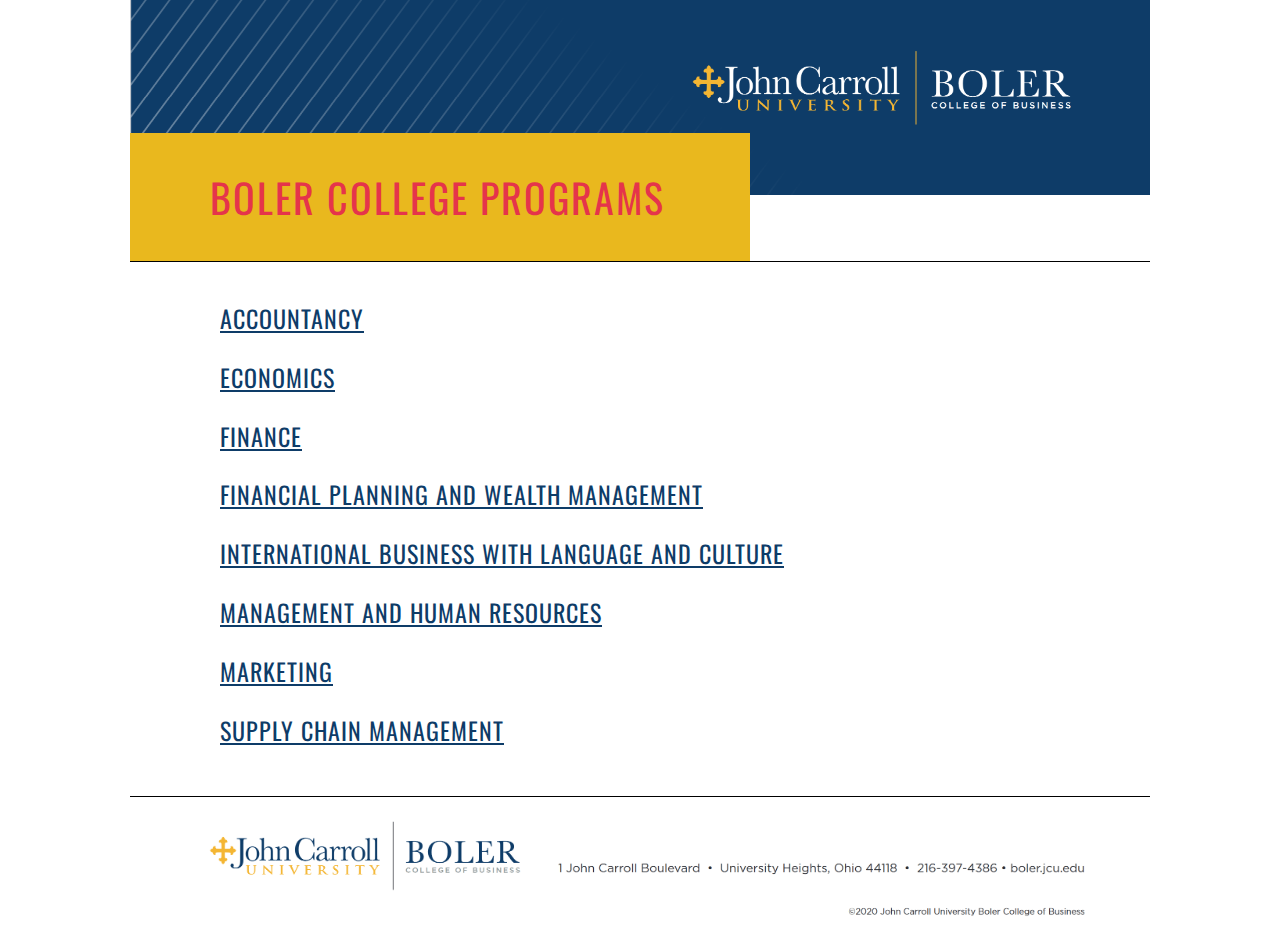
<file: index.html>
<!DOCTYPE html>
<html lang="en">
<head>
    <meta charset="UTF-8">
    <meta name="viewport" content="width=device-width, initial-scale=1.0">
    <link rel="stylesheet" href="sass/main.css">
    <link rel="stylesheet" href="css/queries.css">
    <title>John Carroll University | Boler College of Business | Programs</title>
</head>
<body>

<!--Section 0 | Section Header (Logo + Main Navigation)-->
<header class="header">
<!--    <img src="images/jcu-banner.png" alt="Logo" class="logo">-->
    <a href="https://boler.jcu.edu/">
        <img src="images/banner-hero.png" alt="Logo" class="logo">
    </a>
    <a href="https://boler.jcu.edu/">
        <img src="images/banner-hero-small.png" alt="Logo" class="logo-small">
    </a>
    <!--    <nav class="main-nav"></nav>-->

</header>

<!--Section 1 | Section Hero (Hero text box + Hero image box)-->
<section class="section-hero">
    <div class="hero">
        <div class="hero-text-box">
            <h1 class="heading-one letter-space-2">
                Boler College Programs
            </h1>
        </div>
        <!--    <div class="hero-img-box"></div>-->
    </div>

</section>

<!--Section 2 | Section Intro-->
<section class="section-intro">
    <div class="container pd-tp-32 pd-bm-32 bd-tp-1 bd-bm-1">
        <h2 class="heading-two letter-space-1">
            <a href="accounting.html" class="page-link">Accountancy</a>
        </h2>
        <h2 class="heading-two letter-space-1">
            <a href="economics.html" class="page-link">Economics</a>
        </h2>
        <h2 class="heading-two letter-space-1">
            <a href="finance.html" class="page-link">Finance</a>
        </h2>
        <h2 class="heading-two letter-space-1">
            <a href="financial-planning.html" class="page-link">Financial Planning and Wealth Management</a>
        </h2>
        <h2 class="heading-two letter-space-1">
            <a href="international-business.html" class="page-link">International Business with Language and Culture</a>
        </h2>
        <h2 class="heading-two letter-space-1">
            <a href="management-human-resource.html" class="page-link">Management and Human Resources</a>
        </h2>
        <h2 class="heading-two letter-space-1">
            <a href="marketing.html" class="page-link">Marketing</a>
        </h2>
        <h2 class="heading-two letter-space-1">
            <a href="supply-chain-management.html" class="page-link">Supply Chain Management</a>
        </h2>

    </div>
</section>


<footer class="footer">
    <img src="images/banner-jcu-footer.png" alt="Logo" class="logo">
    <img src="images/banner-jcu-footer-small.png" alt="Logo" class="logo-small">
</footer>


</body>
</html>
</file>
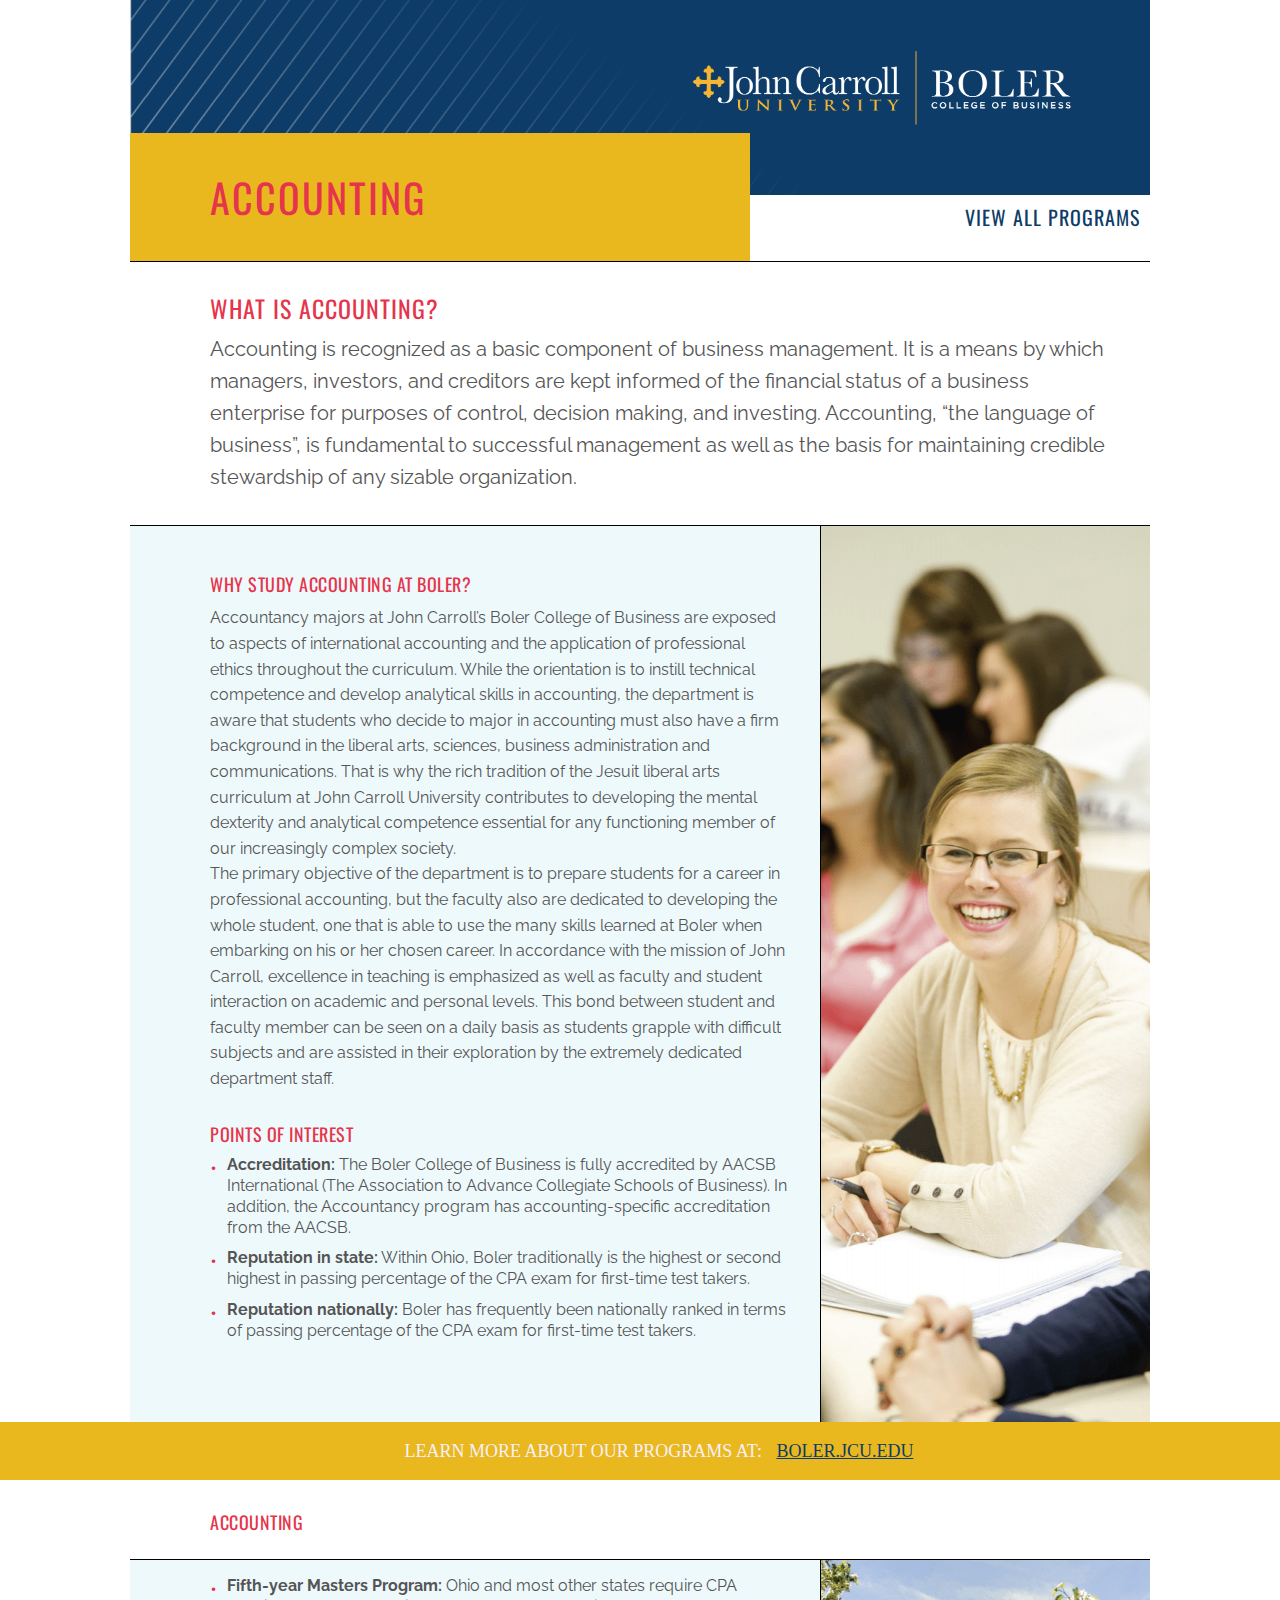
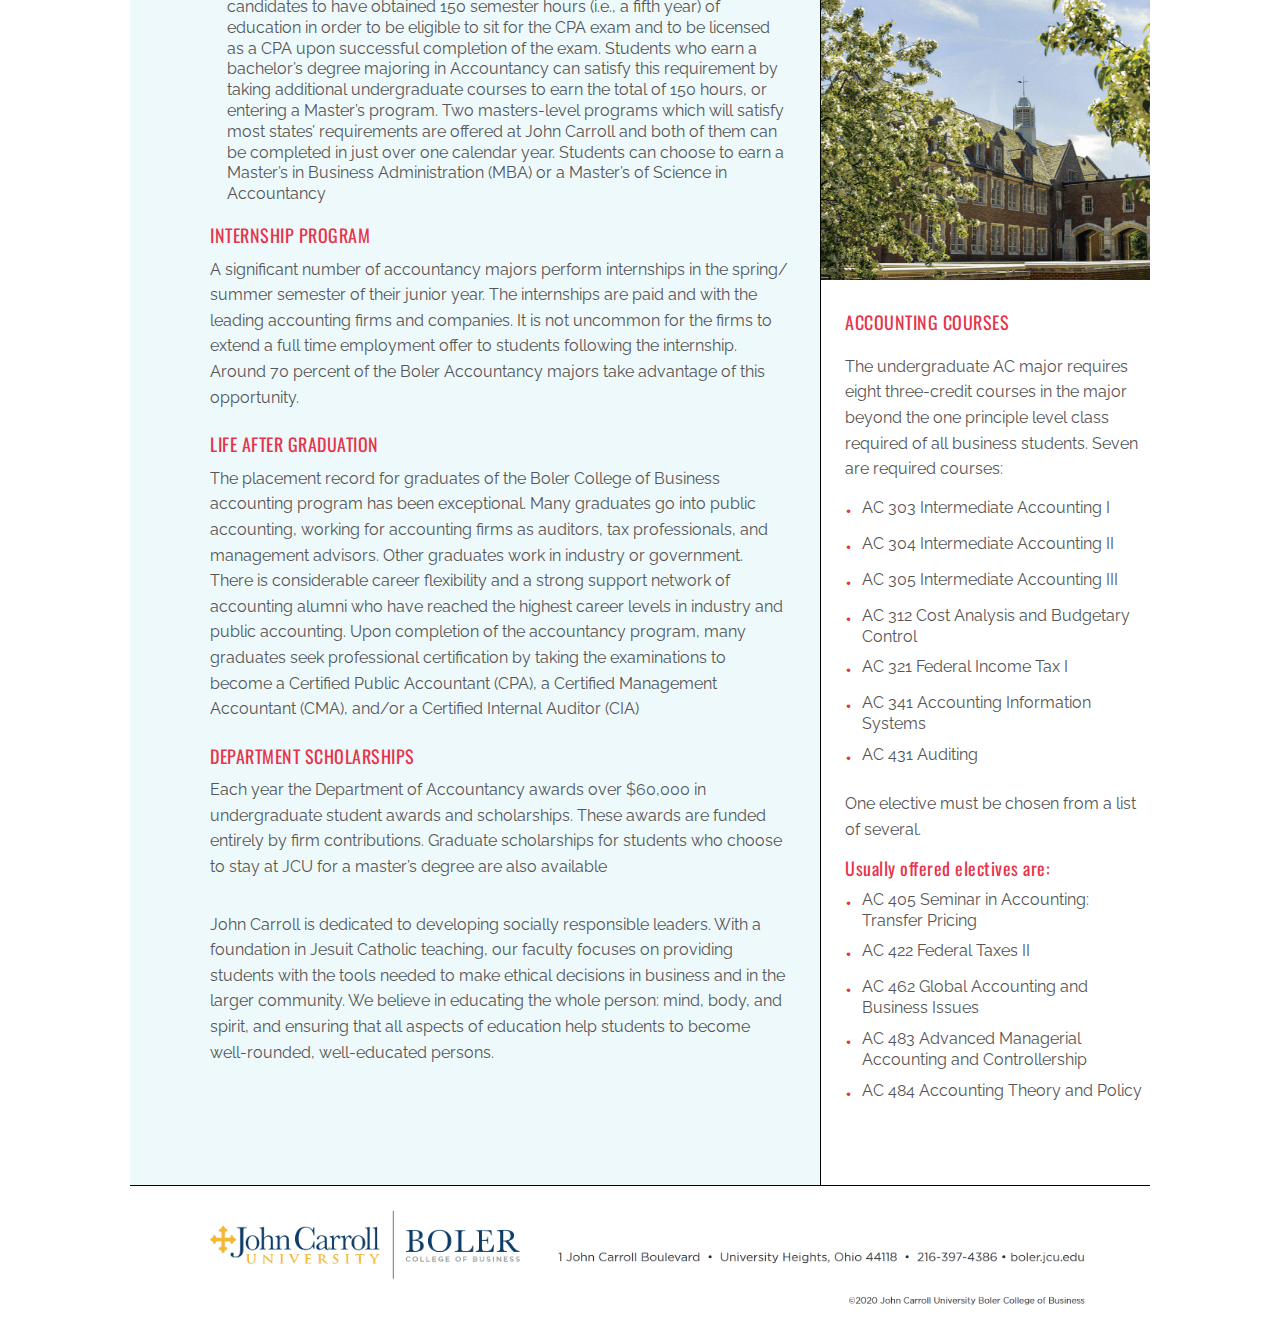
<file: accounting.html>
<!DOCTYPE html>
<html lang="en">
<head>
    <meta charset="UTF-8">
    <meta name="viewport" content="width=device-width, initial-scale=1.0">
    <link rel="stylesheet" href="sass/main.css">
    <link rel="stylesheet" href="css/queries.css">

    <title>John Carroll University | Boler College of Business | Accounting</title>
</head>
<body>

<!--Section 0 | Section Header (Logo + Main Navigation)-->
<header class="header">
<!--    <img src="images/jcu-banner.png" alt="Logo" class="logo">-->
    <a href="https://boler.jcu.edu/">
        <img src="images/banner-hero.png" alt="Logo" class="logo">
    </a>
    <a href="https://boler.jcu.edu/">
        <img src="images/banner-hero-small.png" alt="Logo" class="logo-small">
    </a>
    <!--    <nav class="main-nav"></nav>-->

</header>

<!--Section 1 | Section Hero (Hero text box + Hero image box)-->
<section class="section-hero">
    <div class="hero display-flex flex-space-between">
        <div class="hero-text-box">
            <h1 class="heading-one letter-space-2">
                ACCOUNTING
            </h1>
        </div>
        <div class="programs">
            <span>
                <a href="index.html" class="page-link all-programs font-size-20">VIEW ALL PROGRAMS</a>
            </span>
        </div>
        <!--    <div class="hero-img-box"></div>-->
    </div>

</section>

<!--Section 2 | Section Intro-->
<section class="section-intro">
    <div class="container pd-tp-32 pd-bm-32 bd-tp-1 bd-bm-1">
        <h2 class="heading-two letter-space-1">
            WHAT IS ACCOUNTING?
        </h2>
        <p class="default-para font-size-20 line-height-16">
            Accounting is recognized as a basic component of business management. It is a means
            by which managers, investors, and creditors are kept informed of the financial status of a
            business enterprise for purposes of control, decision making, and investing. Accounting,
            “the language of business”, is fundamental to successful management as well as the basis
            for maintaining credible stewardship of any sizable organization.
        </p>
    </div>
</section>

<!--Section 3 | Section Features/Overview-->
<section class="section-overview">
    <div class="container display-flex pd-rt-0">
        <div class="container-text-box flex-65p pd-rt-32 pd-bm-80 pd-tp-48 bd-rt-1">
            <h3 class="heading-three letter-space-05">
                WHY STUDY ACCOUNTING AT BOLER?
            </h3>
            <p class="para line-height-16">
                Accountancy majors at John Carroll’s Boler College of Business are exposed to
                aspects of international accounting and the application of professional ethics
                throughout the curriculum. While the orientation is to instill technical competence
                and develop analytical skills in accounting, the department is aware that students
                who decide to major in accounting must also have a firm background in the liberal
                arts, sciences, business administration and communications. That is why the rich
                tradition of the Jesuit liberal arts curriculum at John Carroll University contributes
                to developing the mental dexterity and analytical competence essential for any
                functioning member of our increasingly complex society.
            </p>
            <p class="para line-height-16">
                The primary objective of the department is to prepare students for a career in
                professional accounting, but the faculty also are dedicated to developing the
                whole student, one that is able to use the many skills learned at Boler when
                embarking on his or her chosen career. In accordance with the mission of John
                Carroll, excellence in teaching is emphasized as well as faculty and student interaction on academic and personal levels. This bond between student and faculty
                member can be seen on a daily basis as students grapple with difficult subjects
                and are assisted in their exploration by the extremely dedicated department staff.
            </p>

            <h3 class="heading-three letter-space-05 pd-tp-32">
                POINTS OF INTEREST
            </h3>
           <ul class="unordered-list">
               <li>
                   <span class="list-style">&bull;</span>
                   <p><strong>Accreditation: </strong>The Boler College of Business is fully accredited by AACSB
                       International (The Association to Advance Collegiate Schools of Business).
                       In addition, the Accountancy program has accounting-specific accreditation
                       from the AACSB.
                   </p>
               </li>
               <li><span class="list-style">&bull;</span>
                   <p><strong>Reputation in state:</strong> Within Ohio, Boler traditionally is the highest or second
                       highest in passing percentage of the CPA exam for first-time test takers.</p>
               </li>
               <li><span class="list-style">&bull;</span>
                   <p><strong>Reputation nationally:</strong> Boler has frequently been nationally ranked in terms
                       of passing percentage of the CPA exam for first-time test takers.</p>
               </li>

           </ul>

        </div>
        <div class="container-img-box accounting-1 flex-35p">
<!--            <img src="images/img-1.jpg" alt="boler student" class="overview-img" >-->
        </div>

    </div>
</section>

<section class="section-bar">
    <div class="container">
        <p class="font-size-18 grape-00 upper">Learn More about Our Programs at: 
            <span class="bar-span">
                <a href="https://boler.jcu.edu/" class="page-link">Boler.jcu.edu</a>
            </span>
        </p>
    </div>
</section>

<section class="section-break">
    <div class="container bd-bm-1">
        <h3 class="heading-three letter-space-05 pd-tp-32 pd-bm-16">
Accounting
        </h3>
    </div>
</section>

<!--Section 5-->
<section class="section-overview">
    <div class="container courses-container display-flex pd-rt-0 bd-bm-1">
        <div class="container-text-box flex-65p pd-rt-32 pd-bm-96 pd-tp-16 bd-rt-1 ">
          <!--  <h3 class="heading-three letter-space-05">
                WHERE DO ALUMNI GO AFTER GRADUATION?
            </h3>-->
            <ul class="unordered-list">
                <li><span class="list-style">&bull;</span>
                    <p><strong>Fifth-year Masters Program:</strong> Ohio and most other states require CPA
                        candidates to have obtained 150 semester hours (i.e., a fifth year) of
                        education in order to be eligible to sit for the CPA exam and to be licensed
                        as a CPA upon successful completion of the exam. Students who earn a
                        bachelor’s degree majoring in Accountancy can satisfy this requirement by
                        taking additional undergraduate courses to earn the total of 150 hours, or
                        entering a Master’s program. Two masters-level programs which will satisfy
                        most states’ requirements are offered at John Carroll and both of them
                        can be completed in just over one calendar year. Students can choose to
                        earn a Master’s in Business Administration (MBA) or a Master’s of Science
                        in Accountancy</p>
                </li>
            </ul>

              <h3 class="heading-three letter-space-05">
                  INTERNSHIP PROGRAM
              </h3>
            <p class="para line-height-16 mg-bm-24">
                A significant number of accountancy majors perform internships in the spring/
                summer semester of their junior year. The internships are paid and with the
                leading accounting firms and companies. It is not uncommon for the firms to
                extend a full time employment offer to students following the internship. Around
                70 percent of the Boler Accountancy majors take advantage of this opportunity.
            </p>

              <h3 class="heading-three letter-space-05">
                  LIFE AFTER GRADUATION
              </h3>
            <p class="para line-height-16 mg-bm-24">
                The placement record for graduates of the Boler College of Business accounting
                program has been exceptional. Many graduates go into public accounting,
                working for accounting firms as auditors, tax professionals, and management
                advisors. Other graduates work in industry or government. There is considerable
                career flexibility and a strong support network of accounting alumni who have
                reached the highest career levels in industry and public accounting.
                Upon completion of the accountancy program, many graduates seek professional
                certification by taking the examinations to become a Certified Public Accountant
                (CPA), a Certified Management Accountant (CMA), and/or a Certified Internal
                Auditor (CIA)
            </p>
              <h3 class="heading-three letter-space-05">
                  DEPARTMENT SCHOLARSHIPS
              </h3>
            <p class="para line-height-16 mg-bm-32">
                Each year the Department of Accountancy awards over $60,000 in
                undergraduate student awards and scholarships. These awards are funded
                entirely by firm contributions. Graduate scholarships for students who choose
                to stay at JCU for a master’s degree are also available
            </p>


            <p class="para line-height-16 mg-bm-24">
                John Carroll is dedicated to developing socially responsible leaders. With
                a foundation in Jesuit Catholic teaching, our faculty focuses on providing
                students with the tools needed to make ethical decisions in business and
                in the larger community. We believe in educating the whole person: mind,
                body, and spirit, and ensuring that all aspects of education help students to
                become well-rounded, well-educated persons.
            </p>

        </div>
        <div class="container-img-text-box bg-white flex-35p">
            <div class="container-img-box-3">
                <!--            <img src="images/img-1.jpg" alt="boler student" class="overview-img" >-->

            </div>

            <div class="text-container courses-list pd-lt-24">
                <h3 class="heading-three letter-space-05 pd-tp-32">
                    ACCOUNTING COURSES
                </h3>
                <br>

                <p class="para line-height-16 mg-bm-16">
                    The undergraduate AC major requires eight
                    three-credit courses in the major beyond the one
                    principle level class required of all business
                    students. Seven are required courses:
                </p>

                <ul class="unordered-list">
                    <li><span class="list-style">&bull;</span>
                        AC 303 Intermediate Accounting I
                    </li>
                    <li><span class="list-style">&bull;</span>
                        AC 304 Intermediate Accounting II
                    </li>
                    <li><span class="list-style">&bull;</span>
                        AC 305 Intermediate Accounting III
                    </li>
                    <li><span class="list-style">&bull;</span>
                        AC 312 Cost Analysis and Budgetary Control
                    </li>
                    <li><span class="list-style">&bull;</span>
                        AC 321 Federal Income Tax I
                    </li>
                    <li><span class="list-style">&bull;</span>
                        AC 341 Accounting Information Systems
                    </li>
                    <li><span class="list-style">&bull;</span>
                        AC 431 Auditing
                    </li>
                </ul>

                <p class="para line-height-16 mg-bm-16">
                    One elective must be chosen from a list
                    of several.
                </p>

                <h3 class="heading-three letter-space-05 text-none">
                    Usually offered electives are:
                </h3>
                <ul class="unordered-list">
                    <li><span class="list-style">&bull;</span>AC 405 Seminar in Accounting: Transfer Pricing</li>
                    <li><span class="list-style">&bull;</span>AC 422 Federal Taxes II</li>
                    <li><span class="list-style">&bull;</span>AC 462 Global Accounting and Business Issues</li>
                    <li><span class="list-style">&bull;</span>AC 483 Advanced Managerial Accounting and
                        Controllership</li>
                    <li><span class="list-style">&bull;</span>AC 484 Accounting Theory and Policy</li>
                </ul>

            </div>



        </div>


    </div>
</section>

<footer class="footer">
    <img src="images/banner-jcu-footer.png" alt="Logo" class="logo">
    <img src="images/banner-jcu-footer-small.png" alt="Logo" class="logo-small">
</footer>


</body>
</html>
</file>
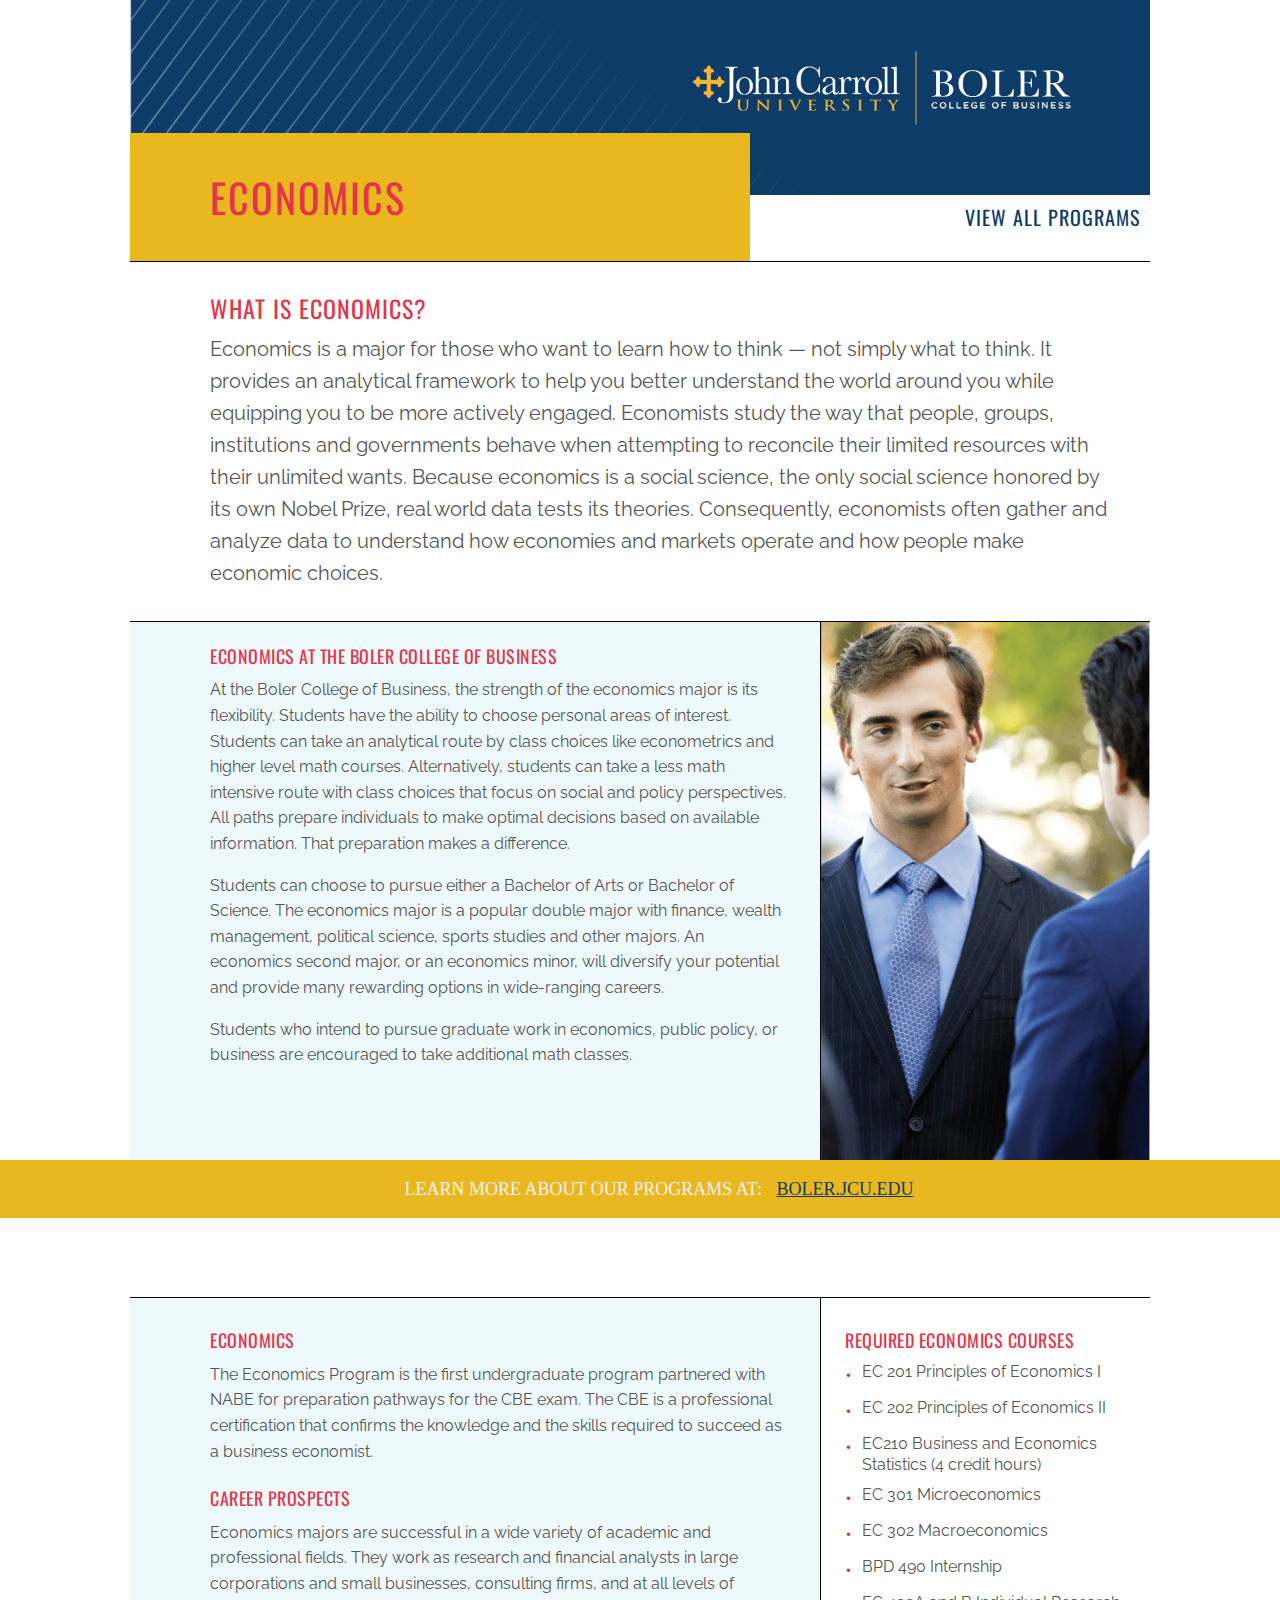
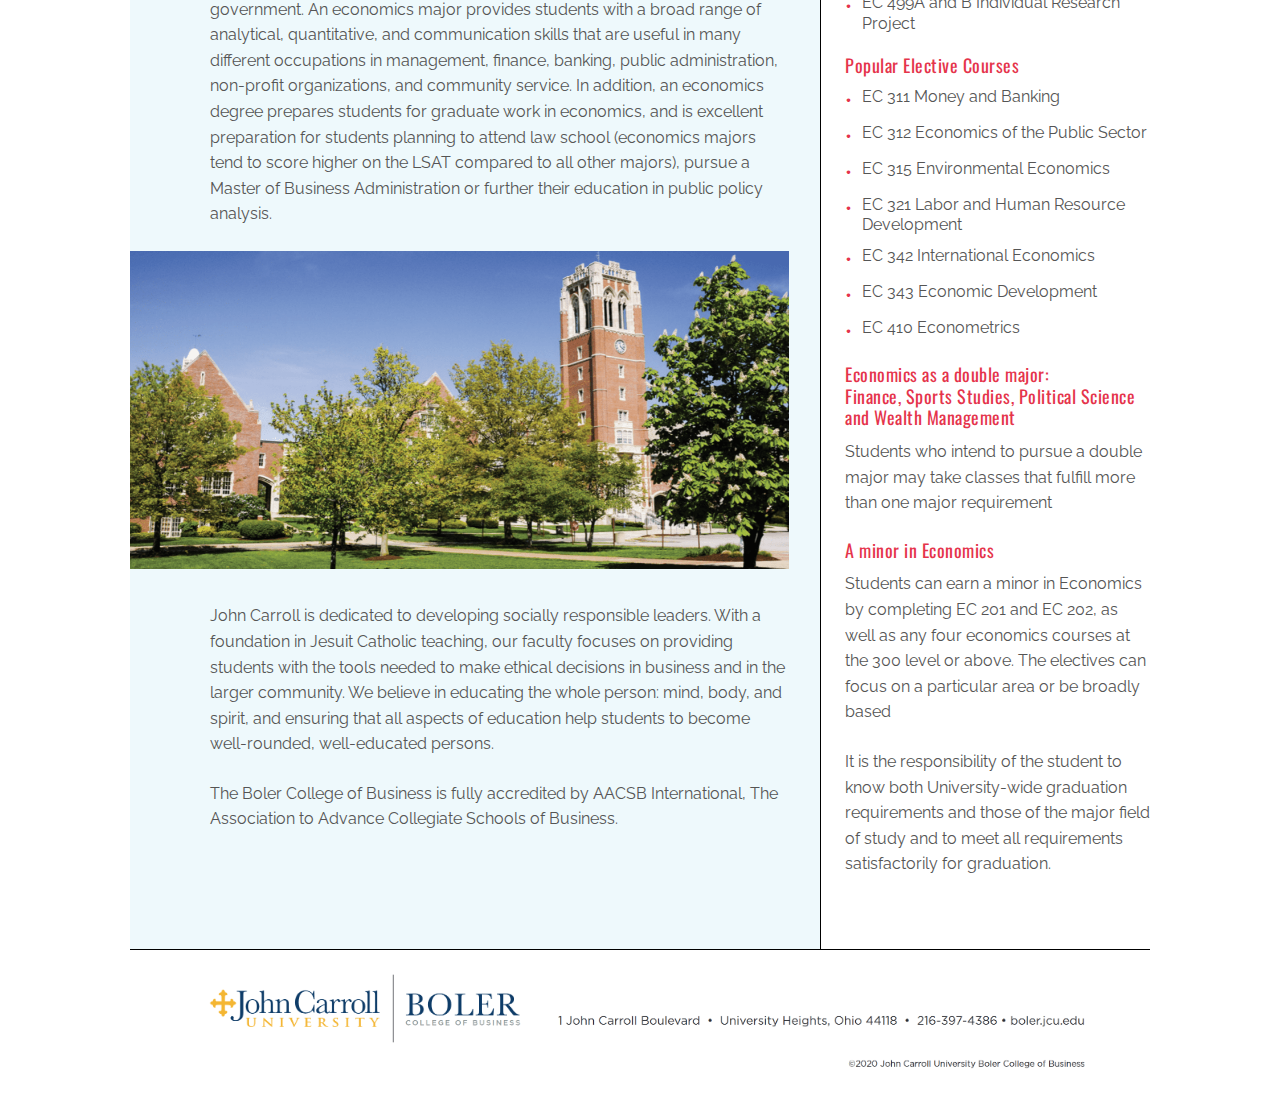
<file: economics.html>
<!DOCTYPE html>
<html lang="en">
<head>
    <meta charset="UTF-8">
    <meta name="viewport" content="width=device-width, initial-scale=1.0">
    <link rel="stylesheet" href="sass/main.css">
    <link rel="stylesheet" href="css/queries.css">
    <title>John Carroll University | Boler College of Business | Economics</title>
</head>
<body>

<!--Section 0 | Section Header (Logo + Main Navigation)-->
<header class="header">
<!--    <img src="images/jcu-banner.png" alt="Logo" class="logo">-->
    <a href="https://boler.jcu.edu/">
        <img src="images/banner-hero.png" alt="Logo" class="logo">
    </a>

    <a href="https://boler.jcu.edu/">
        <img src="images/banner-hero-small.png" alt="Logo" class="logo-small">
    </a>

    <!--    <nav class="main-nav"></nav>-->

</header>

<!--Section 1 | Section Hero (Hero text box + Hero image box)-->
<section class="section-hero">
    <div class="hero display-flex flex-space-between">
        <div class="hero-text-box">
            <h1 class="heading-one letter-space-2">
                ECONOMICS
            </h1>
        </div>
        <div class="programs">
            <span>
                <a href="index.html" class="page-link all-programs font-size-20">VIEW ALL PROGRAMS</a>
            </span>
        </div>
        <!--    <div class="hero-img-box"></div>-->
    </div>

</section>

<!--Section 2 | Section Intro-->
<section class="section-intro">
    <div class="container pd-tp-32 pd-bm-32 bd-tp-1 bd-bm-1">
        <h2 class="heading-two letter-space-1">
            WHAT IS ECONOMICS?
        </h2>
        <p class="default-para font-size-20 line-height-16">
            Economics is a major for those who want to learn how to think — not simply what to think.
            It provides an analytical framework to help you better understand the world around you while
            equipping you to be more actively engaged. Economists study the way that people,
            groups, institutions and governments behave when attempting to reconcile their limited
            resources with their unlimited wants. Because economics is a social science, the only social
            science honored by its own Nobel Prize, real world data tests its theories. Consequently,
            economists often gather and analyze data to understand how economies and markets operate
            and how people make economic choices.
        </p>
    </div>
</section>

<!--Section 3 | Section Features/Overview-->
<section class="section-overview">
    <div class="container display-flex pd-rt-0">
        <div class="container-text-box flex-65p pd-rt-32 pd-bm-96 pd-tp-24 bd-rt-1">
            <h3 class="heading-three letter-space-05">
                ECONOMICS AT THE BOLER COLLEGE OF BUSINESS
            </h3>

            <p class="para line-height-16 mg-bm-16">
                At the Boler College of Business, the strength of the economics major is its
                flexibility. Students have the ability to choose personal areas of interest. Students
                can take an analytical route by class choices like econometrics and higher level
                math courses. Alternatively, students can take a less math intensive route with
                class choices that focus on social and policy perspectives. All paths prepare
                individuals to make optimal decisions based on available information. That
                preparation makes a difference.
            </p>

            <p class="para line-height-16 mg-bm-16">
                Students can choose to pursue either a Bachelor of Arts or Bachelor of Science.
                The economics major is a popular double major with finance, wealth
                management, political science, sports studies and other majors. An economics
                second major, or an economics minor, will diversify your potential and provide
                many rewarding options in wide-ranging careers.
            </p>

            <p class="para line-height-16 mg-bm-16">
                Students who intend to pursue graduate work in economics, public policy, or
                business are encouraged to take additional math classes.
            </p>

        </div>
        <div class="container-img-box economics-img flex-35p">
<!--            <img src="images/img-1.jpg" alt="boler student" class="overview-img" >-->

        </div>

    </div>
</section>

<section class="section-bar">
    <div class="container">
        <p class="font-size-18 grape-00 upper font-weight-500">Learn More about Our Programs at:
            <span class="bar-span">
                <a href="https://boler.jcu.edu/" class="page-link">Boler.jcu.edu</a>
            </span></p>
    </div>
</section>

<section class="section-break">
    <div class="container bd-bm-1">
        <h3 class="heading-three letter-space-05 pd-tp-32 pd-bm-16">
            &nbsp;
        </h3>
    </div>
</section>

<!--Section 5-->
<section class="section-overview">
    <div class="container courses-container display-flex pd-rt-0 bd-bm-1">
        <div class="container-text-box flex-65p pd-bm-48 pd-tp-32 pd-rt-32 bd-rt-1 ">
            <h3 class="heading-three letter-space-05">
                ECONOMICS
            </h3>
<!--            <h4 class="font-size-16 line-height-14 mg-bm-4 mg-tp-24">Career Prospects and Strong Alumni Network</h4>-->
            <p class="para line-height-16 mg-bm-24">
                The Economics Program is the first undergraduate program partnered
                with NABE for preparation pathways for the CBE exam. The CBE is a
                professional certification that confirms the knowledge and the skills
                required to succeed as a business economist.
            </p>
            <h3 class="heading-three letter-space-05">
                CAREER PROSPECTS
            </h3>
            <p class="para line-height-16 mg-bm-24">
                Economics majors are successful in a wide variety of academic and
                professional fields. They work as research and financial analysts in large
                corporations and small businesses, consulting firms, and at all levels
                of government. An economics major provides students with a broad
                range of analytical, quantitative, and communication skills that are
                useful in many different occupations in management, finance, banking,
                public administration, non-profit organizations, and community service.
                In addition, an economics degree prepares students for graduate
                work in economics, and is excellent preparation for students planning
                to attend law school (economics majors tend to score higher on the
                LSAT compared to all other majors), pursue a Master of Business
                Administration or further their education in public policy analysis.
            </p>


            <div class="text-img-box">
<!--                <img src="images/img-4.png" alt="" class="back-img">-->
                <img src="images/economics-2.png" alt="" class="back-img">

            </div>

            <p class="para line-height-16 mg-bm-24">
                John Carroll is dedicated to developing socially responsible leaders. With
                a foundation in Jesuit Catholic teaching, our faculty focuses on providing
                students with the tools needed to make ethical decisions in business and
                in the larger community. We believe in educating the whole person: mind,
                body, and spirit, and ensuring that all aspects of education help students to
                become well-rounded, well-educated persons.
            </p>
           <!-- <p class="para line-height-16 mg-bm-24">
                It is the responsibility of the student to know both University-wide graduation requirements and
                those of the major field of study and to meet all requirements satisfactorily for graduation.
            </p>-->
            <p class="para line-height-16 mg-bm-24">
                The Boler College of Business is fully accredited by AACSB International, The
                Association to Advance Collegiate Schools of Business.
            </p>
        </div>
        <div class="container-img-text-box bg-white pd-bm-48 pd-tp-32 flex-35p ">
         <!--   <div class="container-img-box-2">
            </div>-->

            <div class="text-container courses-list pd-lt-24">
                <h3 class="heading-three letter-space-05">
                    REQUIRED ECONOMICS COURSES
                </h3>
<!--                <br>-->
             <!--   <h3 class="heading-three letter-space-05 text-none">
                    Finance major courses
                </h3>-->
                <ul class="unordered-list">
                    <li><span class="list-style">&bull;</span>
                        EC 201 Principles of Economics I
                    </li>
                    <li><span class="list-style">&bull;</span>
                        EC 202 Principles of Economics II
                    </li>
                    <li><span class="list-style">&bull;</span>
                        EC210 Business and Economics Statistics
                        (4 credit hours)
                    </li>
                    <li><span class="list-style">&bull;</span>
                        EC 301 Microeconomics
                    </li>
                    <li><span class="list-style">&bull;</span>
                        EC 302 Macroeconomics
                    </li>
                    <li><span class="list-style">&bull;</span>
                        BPD 490 Internship
                    </li>
                    <li><span class="list-style">&bull;</span>
                        EC 499A and B Individual Research Project
                    </li>
                </ul>

                <h3 class="heading-three letter-space-05 text-none">
                    Popular Elective Courses
                </h3>
                <ul class="unordered-list">
                    <li>
                        <span class="list-style">&bull;</span>
                        EC 311 Money and Banking
                    </li>
                    <li>
                        <span class="list-style">&bull;</span>
                        EC 312 Economics of the Public Sector
                    </li>
                    <li>
                        <span class="list-style">&bull;</span>
                        EC 315 Environmental Economics
                    </li>
                    <li>
                        <span class="list-style">&bull;</span>
                        EC 321 Labor and Human Resource Development
                    </li>
                    <li>
                        <span class="list-style">&bull;</span>
                        EC 342 International Economics
                    </li>
                    <li>
                        <span class="list-style">&bull;</span>
                        EC 343 Economic Development
                    </li>
                    <li>
                        <span class="list-style">&bull;</span>
                        EC 410 Econometrics
                    </li>
                </ul>

 <h3 class="heading-three letter-space-05 text-none">
     Economics as a double major: <br>
     Finance, Sports Studies, Political Science
     and Wealth Management
 </h3>

                    <p class="para line-height-16 mg-bm-24">
                        Students who intend to pursue a double major
                        may take classes that fulfill more than one major
                        requirement
                    </p>


 <h3 class="heading-three letter-space-05 text-none">
     A minor in Economics
 </h3>

                    <p class="para line-height-16 mg-bm-24">
                        Students can earn a minor in Economics by
                        completing EC 201 and EC 202, as well as any
                        four economics courses at the 300 level or above.
                        The electives can focus on a particular area or be
                        broadly based
                    </p>
                <p class="para line-height-16 mg-bm-24">
                    It is the responsibility of the student to know both
                    University-wide graduation requirements and
                    those of the major field of study and to meet all
                    requirements satisfactorily for graduation.
                    </p>
            </div>

        </div>

    </div>
</section>

<footer class="footer">
    <img src="images/banner-jcu-footer.png" alt="Logo" class="logo">
    <img src="images/banner-jcu-footer-small.png" alt="Logo" class="logo-small">
</footer>


</body>
</html>
</file>
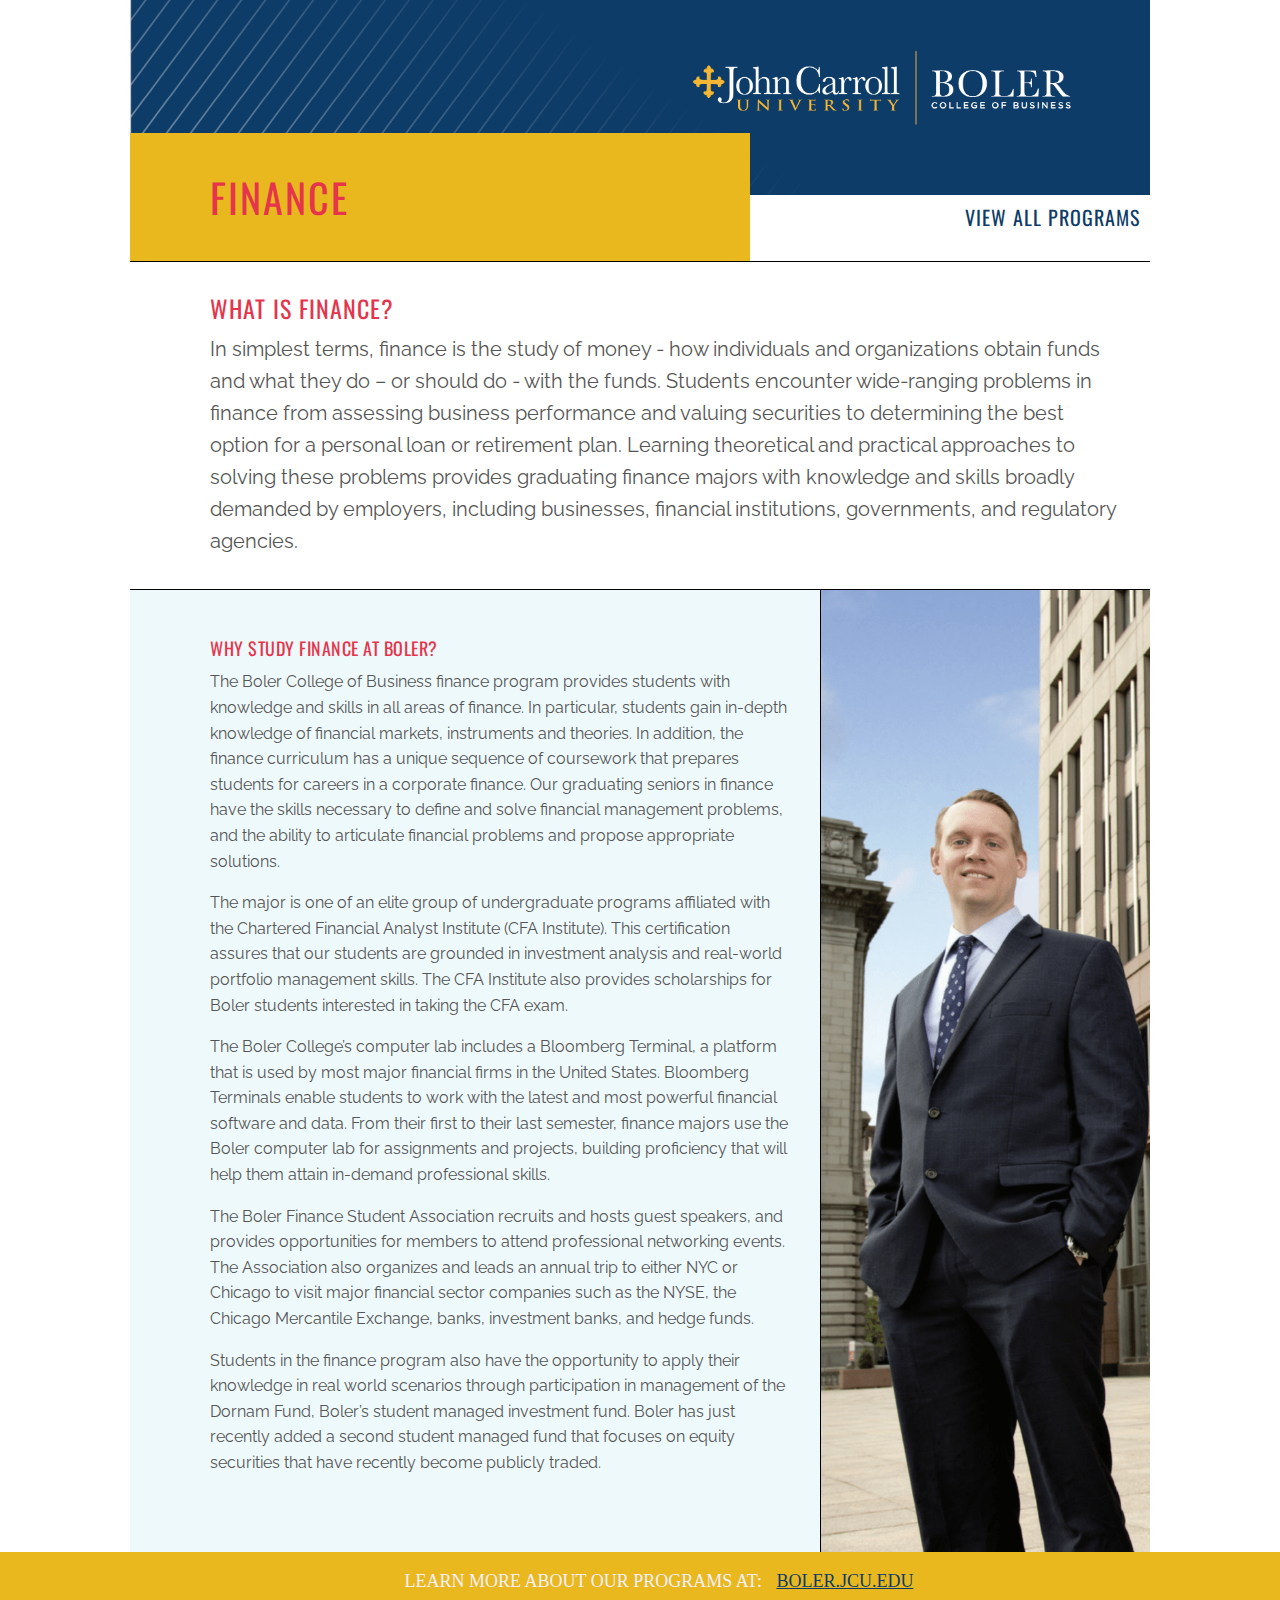
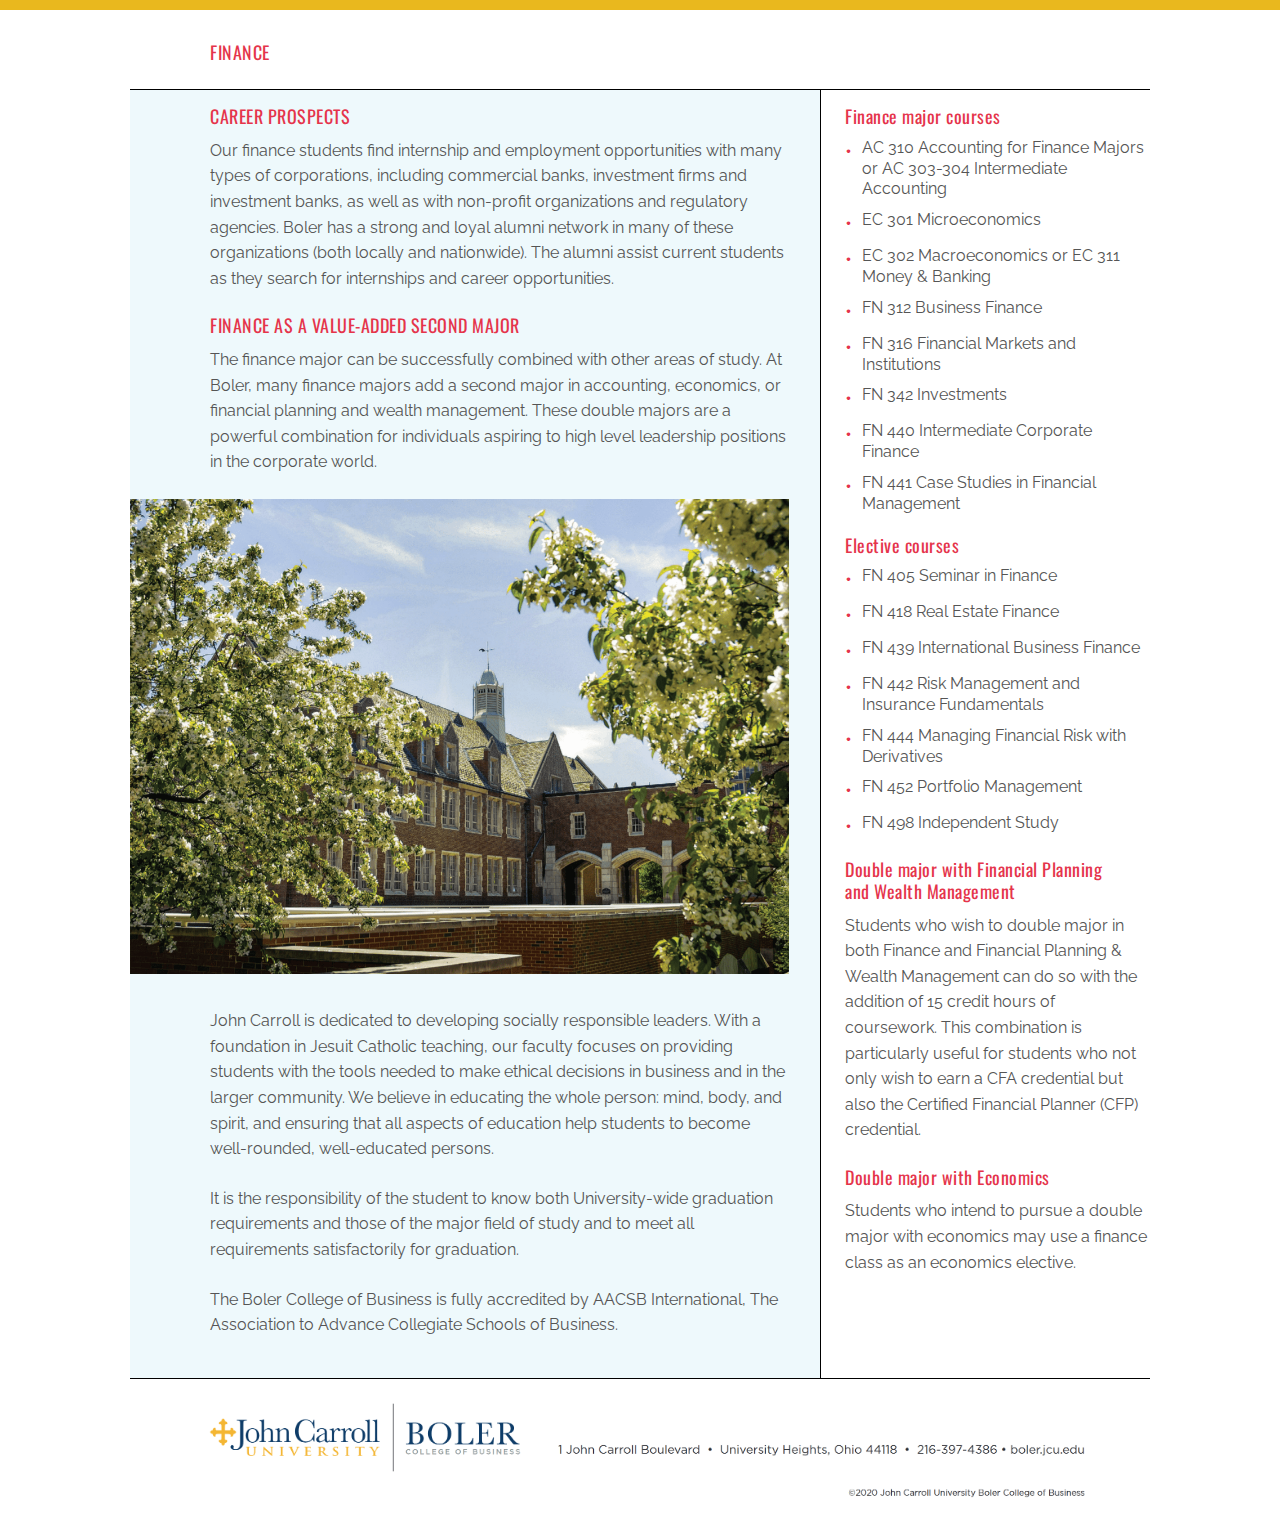
<file: finance.html>
<!DOCTYPE html>
<html lang="en">
<head>
    <meta charset="UTF-8">
    <meta name="viewport" content="width=device-width, initial-scale=1.0">
    <link rel="stylesheet" href="sass/main.css">
    <link rel="stylesheet" href="css/queries.css">
    <title>John Carroll University | Boler College of Business | Finance</title>
</head>
<body>

<!--Section 0 | Section Header (Logo + Main Navigation)-->
<header class="header">
<!--    <img src="images/jcu-banner.png" alt="Logo" class="logo">-->
    <a href="https://boler.jcu.edu/">
        <img src="images/banner-hero.png" alt="Logo" class="logo">
    </a>

    <a href="https://boler.jcu.edu/">
        <img src="images/banner-hero-small.png" alt="Logo" class="logo-small">
    </a>

    <!--    <nav class="main-nav"></nav>-->

</header>

<!--Section 1 | Section Hero (Hero text box + Hero image box)-->
<section class="section-hero">
    <div class="hero display-flex flex-space-between">
        <div class="hero-text-box">
            <h1 class="heading-one letter-space-2">
                FINANCE
            </h1>
        </div>
        <div class="programs">
            <span>
                <a href="index.html" class="page-link all-programs font-size-20">VIEW ALL PROGRAMS</a>
            </span>
        </div>
        <!--    <div class="hero-img-box"></div>-->
    </div>

</section>

<!--Section 2 | Section Intro-->
<section class="section-intro">
    <div class="container pd-tp-32 pd-bm-32 bd-tp-1 bd-bm-1">
        <h2 class="heading-two letter-space-1">
            WHAT IS FINANCE?
        </h2>
        <p class="default-para font-size-20 line-height-16">
            In simplest terms, finance is the study of money - how individuals and organizations obtain funds
            and what they do – or should do - with the funds. Students encounter wide-ranging problems in
            finance from assessing business performance and valuing securities to determining the best option
            for a personal loan or retirement plan. Learning theoretical and practical approaches to solving these
            problems provides graduating finance majors with knowledge and skills broadly demanded by
            employers, including businesses, financial institutions, governments, and regulatory agencies.
        </p>
    </div>
</section>

<!--Section 3 | Section Features/Overview-->
<section class="section-overview">
    <div class="container display-flex pd-rt-0">
        <div class="container-text-box flex-65p pd-rt-32 pd-bm-80 pd-tp-48 bd-rt-1">
            <h3 class="heading-three letter-space-05">
                WHY STUDY FINANCE AT BOLER?
            </h3>
            <p class="para line-height-16 mg-bm-16">
                The Boler College of Business finance program provides students with
                knowledge and skills in all areas of finance. In particular, students gain in-depth
                knowledge of financial markets, instruments and theories. In addition, the finance
                curriculum has a unique sequence of coursework that prepares students for
                careers in a corporate finance. Our graduating seniors in finance have the skills
                necessary to define and solve financial management problems, and the ability
                to articulate financial problems and propose appropriate solutions.
            </p>
            <p class="para line-height-16 mg-bm-16">
                The major is one of an elite group of undergraduate programs affiliated with
                the Chartered Financial Analyst Institute (CFA Institute). This certification
                assures that our students are grounded in investment analysis and real-world
                portfolio management skills. The CFA Institute also provides scholarships for
                Boler students interested in taking the CFA exam.
            </p>
            <p class="para line-height-16 mg-bm-16">
                The Boler College’s computer lab includes a Bloomberg Terminal, a platform that
                is used by most major financial firms in the United States. Bloomberg Terminals
                enable students to work with the latest and most powerful financial software and
                data. From their first to their last semester, finance majors use the Boler computer
                lab for assignments and projects, building proficiency that will help them attain
                in-demand professional skills.
            </p>
            <p class="para line-height-16 mg-bm-16">
                The Boler Finance Student Association recruits and hosts guest speakers, and
                provides opportunities for members to attend professional networking events.
                The Association also organizes and leads an annual trip to either NYC or Chicago
                to visit major financial sector companies such as the NYSE, the Chicago
                Mercantile Exchange, banks, investment banks, and hedge funds.
            </p>
            <p class="para line-height-16 mg-bm-16">
                Students in the finance program also have the opportunity to apply their
                knowledge in real world scenarios through participation in management of
                the Dornam Fund, Boler’s student managed investment fund. Boler has just
                recently added a second student managed fund that focuses on equity
                securities that have recently become publicly traded.
            </p>

        </div>
        <div class="container-img-box finance-img flex-35p">
<!--            <img src="images/img-1.jpg" alt="boler student" class="overview-img" >-->

        </div>

    </div>
</section>

<section class="section-bar">
    <div class="container">
        <p class="font-size-18 grape-00 upper">Learn More about Our Programs at:
            <span class="bar-span">
                <a href="https://boler.jcu.edu/" class="page-link">Boler.jcu.edu</a>
            </span></p>
    </div>
</section>

<section class="section-break">
    <div class="container bd-bm-1">
        <h3 class="heading-three letter-space-05 pd-tp-32 pd-bm-16">
            FINANCE
        </h3>
    </div>
</section>

<!--Section 5-->
<section class="section-overview">
    <div class="container courses-container display-flex pd-rt-0 bd-bm-1">
        <div class="container-text-box flex-65p pd-rt-32 pd-bm-16 pd-tp-16 bd-rt-1 ">
            <h3 class="heading-three letter-space-05">
                CAREER PROSPECTS
            </h3>
            <p class="para line-height-16 mg-bm-24">
                Our finance students find internship and employment opportunities with many
                types of corporations, including commercial banks, investment firms and investment banks, as well as with non-profit organizations and regulatory agencies.
                Boler has a strong and loyal alumni network in many of these organizations (both
                locally and nationwide). The alumni assist current students as they search for
                internships and career opportunities.
            </p>
            <h3 class="heading-three letter-space-05">
                FINANCE AS A VALUE-ADDED SECOND MAJOR
            </h3>
            <p class="para line-height-16 mg-bm-24">
                The finance major can be successfully combined with other areas of study.
                At Boler, many finance majors add a second major in accounting, economics,
                or financial planning and wealth management. These double majors are a
                powerful combination for individuals aspiring to high level leadership positions
                in the corporate world.
            </p>


            <div class="text-img-box">
<!--                <img src="images/img-4.png" alt="" class="back-img">-->
                <img src="images/finance-img-2.png" alt="" class="back-img">

            </div>

            <p class="para line-height-16 mg-bm-24">
                John Carroll is dedicated to developing socially responsible leaders. With
                a foundation in Jesuit Catholic teaching, our faculty focuses on providing
                students with the tools needed to make ethical decisions in business and
                in the larger community. We believe in educating the whole person: mind,
                body, and spirit, and ensuring that all aspects of education help students to
                become well-rounded, well-educated persons.
            </p>
            <p class="para line-height-16 mg-bm-24">
                It is the responsibility of the student to know both University-wide graduation requirements and
                those of the major field of study and to meet all requirements satisfactorily for graduation.
            </p>
            <p class="para line-height-16 mg-bm-24">
                The Boler College of Business is fully accredited by AACSB International, The
                Association to Advance Collegiate Schools of Business.
            </p>
        </div>
        <div class="container-img-text-box bg-white flex-35p ">
         <!--   <div class="container-img-box-2">
            </div>-->

            <div class="text-container courses-list pd-lt-24 pd-tp-16">
              <!--  <h3 class="heading-three letter-space-05 pd-tp-32">
                    SUPPLY CHAIN MANAGEMENT COURSES
                </h3>
                <br>-->
                <h3 class="heading-three letter-space-05 text-none">
                    Finance major courses
                </h3>
                <ul class="unordered-list">
                    <li><span class="list-style">&bull;</span>
                        AC 310 Accounting for Finance Majors or
                        AC 303-304 Intermediate Accounting
                    </li>
                    <li><span class="list-style">&bull;</span>
                        EC 301 Microeconomics
                    </li>
                    <li><span class="list-style">&bull;</span>
                        EC 302 Macroeconomics or
                        EC 311 Money & Banking
                    </li>
                    <li><span class="list-style">&bull;</span>
                        FN 312 Business Finance
                    </li>
                    <li><span class="list-style">&bull;</span>
                        FN 316 Financial Markets and Institutions
                    </li>
                    <li><span class="list-style">&bull;</span>
                        FN 342 Investments
                    </li>
                    <li><span class="list-style">&bull;</span>
                        FN 440 Intermediate Corporate Finance
                    </li>
                    <li><span class="list-style">&bull;</span>
                        FN 441 Case Studies in Financial Management
                    </li>
                </ul>

                <h3 class="heading-three letter-space-05 text-none">
                    Elective courses
                </h3>
                <ul class="unordered-list">
                    <li>
                        <span class="list-style">&bull;</span>
                        FN 405 Seminar in Finance
                    </li>
                    <li>
                        <span class="list-style">&bull;</span>
                        FN 418 Real Estate Finance
                    </li>
                    <li>
                        <span class="list-style">&bull;</span>
                        FN 439 International Business Finance
                    </li>
                    <li>
                        <span class="list-style">&bull;</span>
                        FN 442 Risk Management and
                        Insurance Fundamentals
                    </li>
                    <li>
                        <span class="list-style">&bull;</span>
                        FN 444 Managing Financial Risk
                        with Derivatives
                    </li>
                    <li>
                        <span class="list-style">&bull;</span>
                        FN 452 Portfolio Management
                    </li>
                    <li>
                        <span class="list-style">&bull;</span>
                        FN 498 Independent Study
                    </li>
                </ul>

 <h3 class="heading-three letter-space-05 text-none">
     Double major with Financial Planning <br>
     and Wealth Management
 </h3>

                    <p class="para line-height-16 mg-bm-24">
                        Students who wish to double major in both
                        Finance and Financial Planning & Wealth
                        Management can do so with the addition of 15
                        credit hours of coursework. This combination is
                        particularly useful for students who not only wish
                        to earn a CFA credential but also the Certified
                        Financial Planner (CFP) credential.
                    </p>


 <h3 class="heading-three letter-space-05 text-none">
     Double major with Economics
 </h3>

                    <p class="para line-height-16 mg-bm-24">
                        Students who intend to pursue a double major
                        with economics may use a finance class as an
                        economics elective.
                    </p>


            </div>



        </div>


    </div>
</section>

<footer class="footer">
    <img src="images/banner-jcu-footer.png" alt="Logo" class="logo">
    <img src="images/banner-jcu-footer-small.png" alt="Logo" class="logo-small">
</footer>


</body>
</html>
</file>
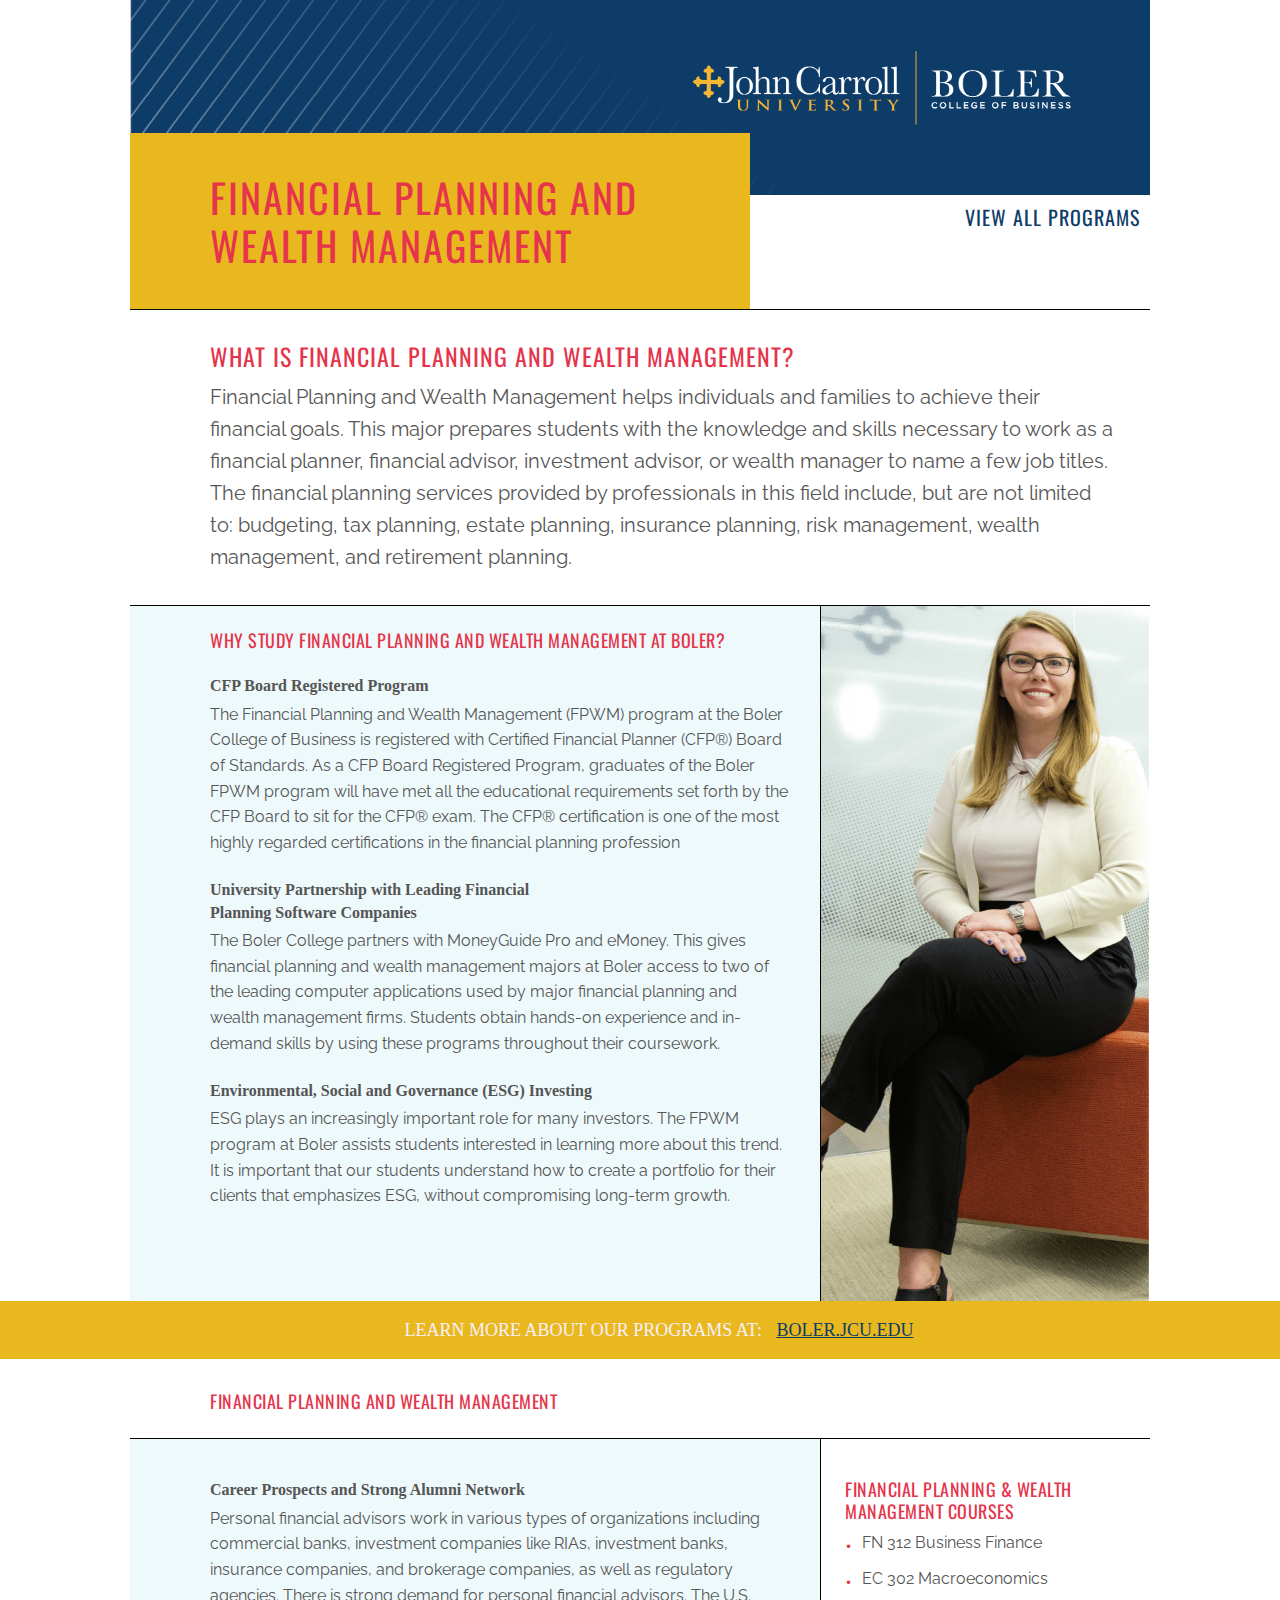
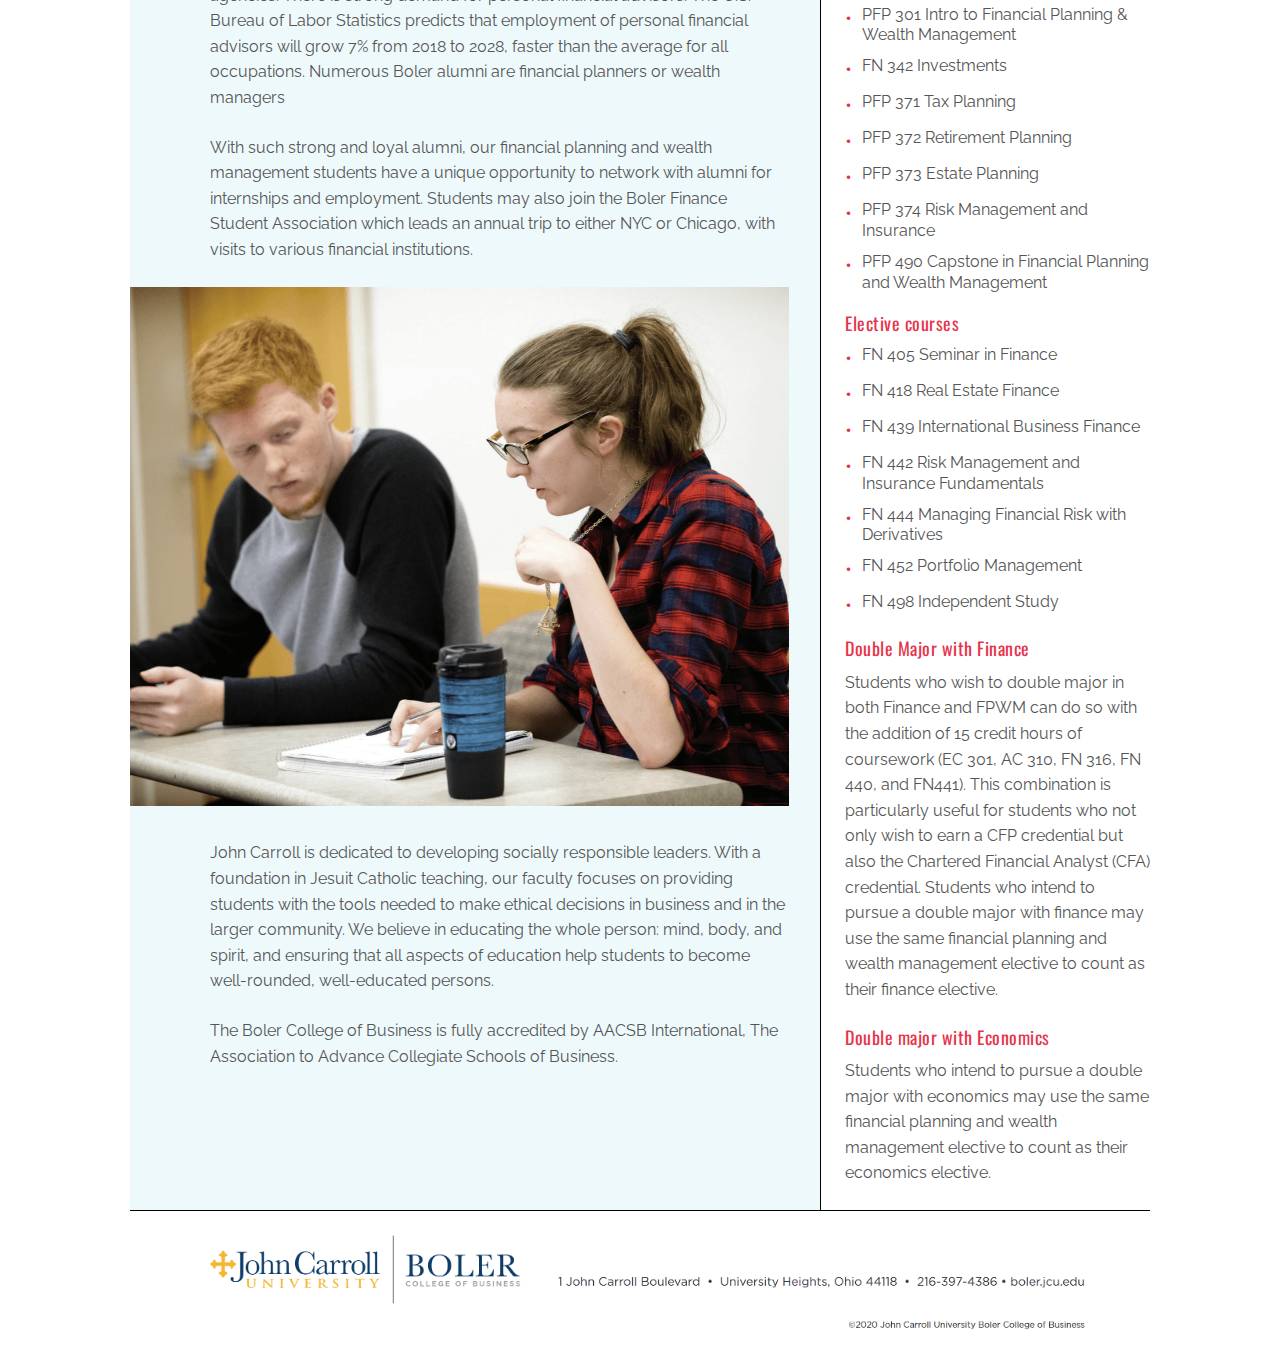
<file: financial-planning.html>
<!DOCTYPE html>
<html lang="en">
<head>
    <meta charset="UTF-8">
    <meta name="viewport" content="width=device-width, initial-scale=1.0">
    <link rel="stylesheet" href="sass/main.css">
    <link rel="stylesheet" href="css/queries.css">
    <title>John Carroll University | Boler College of Business | Financial Planning</title>
</head>
<body>

<!--Section 0 | Section Header (Logo + Main Navigation)-->
<header class="header">
<!--    <img src="images/jcu-banner.png" alt="Logo" class="logo">-->
    <a href="https://boler.jcu.edu/">
        <img src="images/banner-hero.png" alt="Logo" class="logo">
    </a>
    <a href="https://boler.jcu.edu/">
        <img src="images/banner-hero-small.png" alt="Logo" class="logo-small">
    </a>
    <!--    <nav class="main-nav"></nav>-->

</header>

<!--Section 1 | Section Hero (Hero text box + Hero image box)-->
<section class="section-hero">
    <div class="hero display-flex flex-space-between">
        <div class="hero-text-box">
            <h1 class="heading-one letter-space-2">
               Financial Planning and Wealth Management
            </h1>
        </div>
        <div class="programs">
            <span>
                <a href="index.html" class="page-link all-programs font-size-20">VIEW ALL PROGRAMS</a>
            </span>
        </div>
        <!--    <div class="hero-img-box"></div>-->
    </div>

</section>

<!--Section 2 | Section Intro-->
<section class="section-intro">
    <div class="container pd-tp-32 pd-bm-32 bd-tp-1 bd-bm-1">
        <h2 class="heading-two letter-space-1">
            What is Financial Planning and Wealth Management?
        </h2>
        <p class="default-para font-size-20 line-height-16">
            Financial Planning and Wealth Management helps individuals and families to achieve their
            financial goals. This major prepares students with the knowledge and skills necessary to work
            as a financial planner, financial advisor, investment advisor, or wealth manager to name a few
            job titles. The financial planning services provided by professionals in this field include, but are
            not limited to: budgeting, tax planning, estate planning, insurance planning, risk management,
            wealth management, and retirement planning.
        </p>
    </div>
</section>

<!--Section 3 | Section Features/Overview-->
<section class="section-overview">
    <div class="container display-flex pd-rt-0">
        <div class="container-text-box flex-65p pd-rt-32 pd-bm-96 pd-tp-24 bd-rt-1">
            <h3 class="heading-three letter-space-05">
                WHY STUDY FINANCIAL PLANNING AND WEALTH MANAGEMENT AT BOLER?
            </h3>

            <h4 class="font-size-16 line-height-14 mg-bm-4 mg-tp-24">CFP Board Registered Program</h4>
            <p class="para line-height-16 mg-bm-16">
                The Financial Planning and Wealth Management (FPWM) program at the Boler
                College of Business is registered with Certified Financial Planner (CFP®) Board of
                Standards. As a CFP Board Registered Program, graduates of the Boler FPWM
                program will have met all the educational requirements set forth by the CFP
                Board to sit for the CFP® exam. The CFP® certification is one of the most highly
                regarded certifications in the financial planning profession
            </p>


            <h4 class="font-size-16 line-height-14 mg-bm-4 mg-tp-24">University Partnership with Leading Financial <br>
                Planning Software Companies</h4>
            <p class="para line-height-16 mg-bm-16">
                The Boler College partners with MoneyGuide Pro and eMoney. This gives financial
                planning and wealth management majors at Boler access to two of the leading
                computer applications used by major financial planning and wealth management
                firms. Students obtain hands-on experience and in-demand skills by using these
                programs throughout their coursework.
            </p>

            <h4 class="font-size-16 line-height-14 mg-bm-4 mg-tp-24">Environmental, Social and Governance (ESG) Investing</h4>
            <p class="para line-height-16 mg-bm-16">
                ESG plays an increasingly important role for many investors. The FPWM
                program at Boler assists students interested in learning more about this trend.
                It is important that our students understand how to create a portfolio for their
                clients that emphasizes ESG, without compromising long-term growth.
            </p>




        </div>
        <div class="container-img-box financial-planning-img flex-35p">
<!--            <img src="images/img-1.jpg" alt="boler student" class="overview-img" >-->

        </div>

    </div>
</section>

<section class="section-bar">
    <div class="container">
        <p class="font-size-18 grape-00 upper font-weight-500">Learn More about Our Programs at:
            <span class="bar-span">
                <a href="https://boler.jcu.edu/" class="page-link">Boler.jcu.edu</a>
            </span></p>
    </div>
</section>

<section class="section-break">
    <div class="container bd-bm-1">
        <h3 class="heading-three letter-space-05 pd-tp-32 pd-bm-16">
            FINANCIAL PLANNING AND WEALTH MANAGEMENT
        </h3>
    </div>
</section>

<!--Section 5-->
<section class="section-overview">
    <div class="container courses-container display-flex pd-rt-0 bd-bm-1">
        <div class="container-text-box flex-65p pd-rt-32 pd-bm-16 pd-tp-16 bd-rt-1 ">
          <!--  <h3 class="heading-three letter-space-05">
                CAREER PROSPECTS
            </h3>-->
            <h4 class="font-size-16 line-height-14 mg-bm-4 mg-tp-24">Career Prospects and Strong Alumni Network</h4>
            <p class="para line-height-16 mg-bm-24">
                Personal financial advisors work in various types of organizations including
                commercial banks, investment companies like RIAs, investment banks,
                insurance companies, and brokerage companies, as well as regulatory
                agencies. There is strong demand for personal financial advisors. The
                U.S. Bureau of Labor Statistics predicts that employment of personal
                financial advisors will grow 7% from 2018 to 2028, faster than the average
                for all occupations. Numerous Boler alumni are financial planners or
                wealth managers
            </p>

            <p class="para line-height-16 mg-bm-24">
                With such strong and loyal alumni, our financial planning and wealth
                management students have a unique opportunity to network with alumni for
                internships and employment. Students may also join the Boler Finance
                Student Association which leads an annual trip to either NYC or Chicago,
                with visits to various financial institutions.
            </p>

            <div class="text-img-box">
<!--                <img src="images/img-4.png" alt="" class="back-img">-->
                <img src="images/financial-planning-2.png" alt="" class="back-img">

            </div>

            <p class="para line-height-16 mg-bm-24">
                John Carroll is dedicated to developing socially responsible leaders. With
                a foundation in Jesuit Catholic teaching, our faculty focuses on providing
                students with the tools needed to make ethical decisions in business and
                in the larger community. We believe in educating the whole person: mind,
                body, and spirit, and ensuring that all aspects of education help students to
                become well-rounded, well-educated persons.
            </p>
           <!-- <p class="para line-height-16 mg-bm-24">
                It is the responsibility of the student to know both University-wide graduation requirements and
                those of the major field of study and to meet all requirements satisfactorily for graduation.
            </p>-->
            <p class="para line-height-16 mg-bm-24">
                The Boler College of Business is fully accredited by AACSB International, The
                Association to Advance Collegiate Schools of Business.
            </p>
        </div>
        <div class="container-img-text-box bg-white flex-35p ">
         <!--   <div class="container-img-box-2">
            </div>-->

            <div class="text-container courses-list pd-lt-24 pd-tp-16">
                <h3 class="heading-three letter-space-05 pd-tp-24">
                    FINANCIAL PLANNING & WEALTH
                    MANAGEMENT COURSES
                </h3>
<!--                <br>-->
             <!--   <h3 class="heading-three letter-space-05 text-none">
                    Finance major courses
                </h3>-->
                <ul class="unordered-list">
                    <li><span class="list-style">&bull;</span>
                        FN 312 Business Finance
                    </li>
                    <li><span class="list-style">&bull;</span>
                        EC 302 Macroeconomics
                    </li>
                    <li><span class="list-style">&bull;</span>
                        PFP 301 Intro to Financial Planning
                        & Wealth Management
                    </li>
                    <li><span class="list-style">&bull;</span>
                        FN 342 Investments
                    </li>
                    <li><span class="list-style">&bull;</span>
                        PFP 371 Tax Planning
                    </li>
                    <li><span class="list-style">&bull;</span>
                        PFP 372 Retirement Planning
                    </li>
                    <li><span class="list-style">&bull;</span>
                        PFP 373 Estate Planning
                    </li>
                    <li><span class="list-style">&bull;</span>
                        PFP 374 Risk Management and Insurance
                    </li>
                    <li><span class="list-style">&bull;</span>
                        PFP 490 Capstone in Financial Planning
                        and Wealth Management
                    </li>
                </ul>

                <h3 class="heading-three letter-space-05 text-none">
                    Elective courses
                </h3>
                <ul class="unordered-list">
                    <li>
                        <span class="list-style">&bull;</span>
                        FN 405 Seminar in Finance
                    </li>
                    <li>
                        <span class="list-style">&bull;</span>
                        FN 418 Real Estate Finance
                    </li>
                    <li>
                        <span class="list-style">&bull;</span>
                        FN 439 International Business Finance
                    </li>
                    <li>
                        <span class="list-style">&bull;</span>
                        FN 442 Risk Management and
                        Insurance Fundamentals
                    </li>
                    <li>
                        <span class="list-style">&bull;</span>
                        FN 444 Managing Financial Risk
                        with Derivatives
                    </li>
                    <li>
                        <span class="list-style">&bull;</span>
                        FN 452 Portfolio Management
                    </li>
                    <li>
                        <span class="list-style">&bull;</span>
                        FN 498 Independent Study
                    </li>
                </ul>

 <h3 class="heading-three letter-space-05 text-none">
     Double Major with Finance
 </h3>

                    <p class="para line-height-16 mg-bm-24">
                        Students who wish to double major in both
                        Finance and FPWM can do so with the addition of 15
                        credit hours of coursework (EC 301, AC 310, FN 316,
                        FN 440, and FN441). This combination is particularly
                        useful for students who not only wish to earn a CFP
                        credential but also the Chartered Financial Analyst
                        (CFA) credential. Students who intend to pursue a
                        double major with finance may use the same
                        financial planning and wealth management elective
                        to count as their finance elective.
                    </p>


 <h3 class="heading-three letter-space-05 text-none">
     Double major with Economics
 </h3>

                    <p class="para line-height-16 mg-bm-24">
                        Students who intend to pursue a double major
                        with economics may use the same financial
                        planning and wealth management elective to
                        count as their economics elective.
                    </p>


            </div>



        </div>


    </div>
</section>

<footer class="footer">
    <img src="images/banner-jcu-footer.png" alt="Logo" class="logo">
    <img src="images/banner-jcu-footer-small.png" alt="Logo" class="logo-small">
</footer>


</body>
</html>
</file>
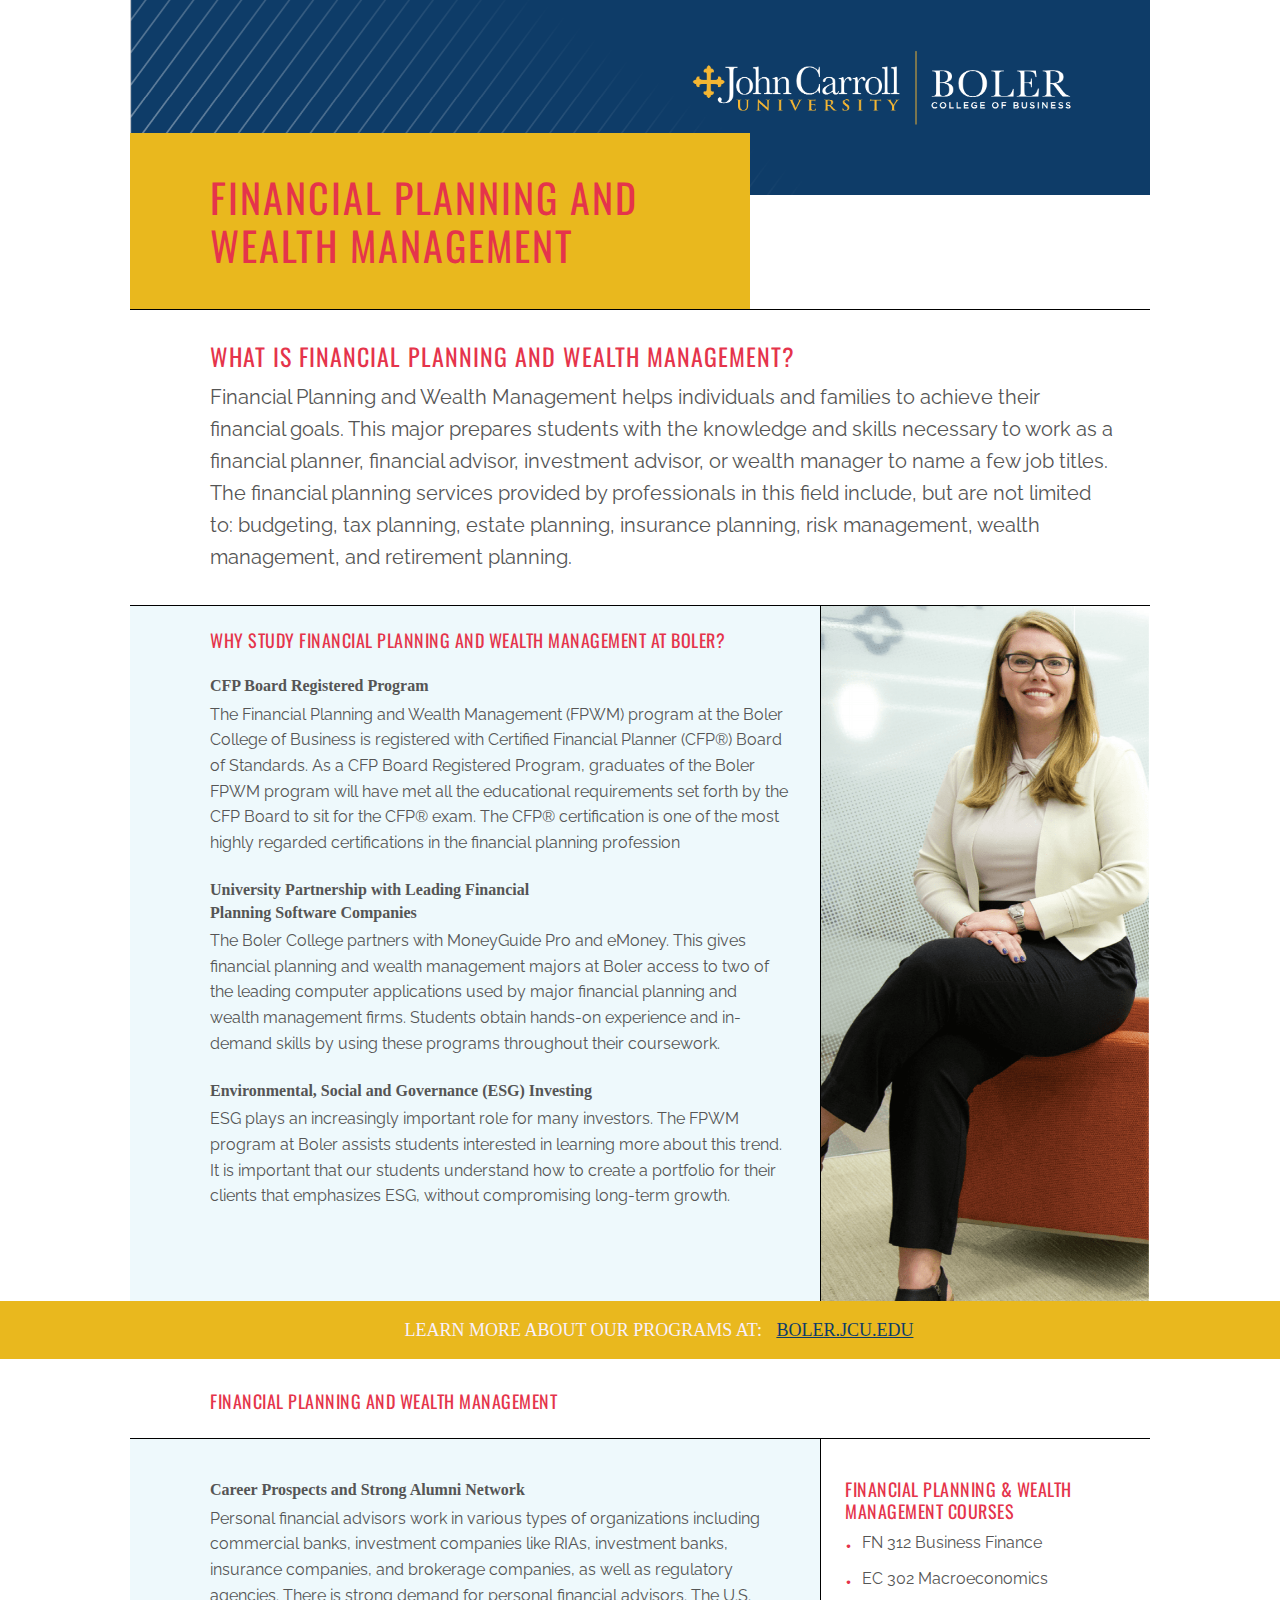
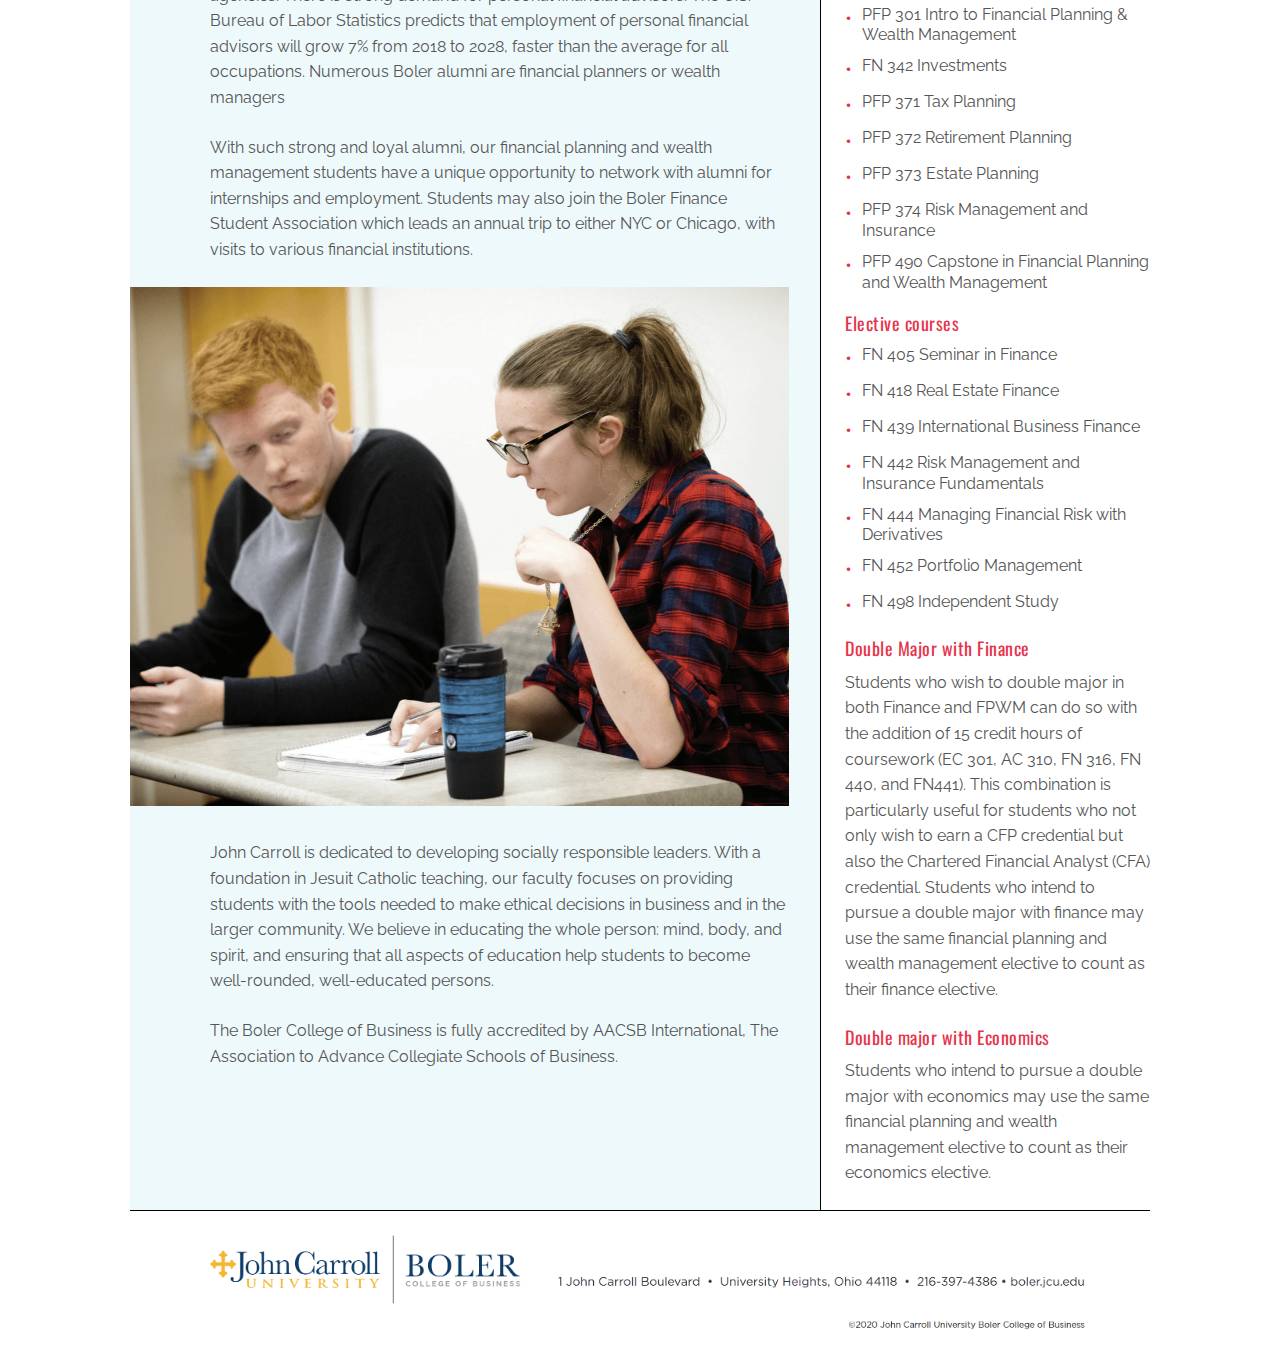
<file: financialplanning.html>
<!DOCTYPE html>
<html lang="en">
<head>
    <meta charset="UTF-8">
    <link rel="stylesheet" href="sass/main.css">
    <title>John Carroll University | Boler College of Business | Financial Planning</title>
</head>
<body>

<!--Section 0 | Section Header (Logo + Main Navigation)-->
<header class="header">
<!--    <img src="images/jcu-banner.png" alt="Logo" class="logo">-->
    <img src="images/banner-hero.png" alt="Logo" class="logo">
<!--    <nav class="main-nav"></nav>-->

</header>

<!--Section 1 | Section Hero (Hero text box + Hero image box)-->
<section class="section-hero">
    <div class="hero">
        <div class="hero-text-box">
            <h1 class="heading-one letter-space-2">
               Financial Planning and Wealth Management
            </h1>
        </div>
        <!--    <div class="hero-img-box"></div>-->
    </div>

</section>

<!--Section 2 | Section Intro-->
<section class="section-intro">
    <div class="container pd-tp-32 pd-bm-32 bd-tp-1 bd-bm-1">
        <h2 class="heading-two letter-space-1">
            What is Financial Planning and Wealth Management?
        </h2>
        <p class="default-para font-size-20 line-height-16">
            Financial Planning and Wealth Management helps individuals and families to achieve their
            financial goals. This major prepares students with the knowledge and skills necessary to work
            as a financial planner, financial advisor, investment advisor, or wealth manager to name a few
            job titles. The financial planning services provided by professionals in this field include, but are
            not limited to: budgeting, tax planning, estate planning, insurance planning, risk management,
            wealth management, and retirement planning.
        </p>
    </div>
</section>

<!--Section 3 | Section Features/Overview-->
<section class="section-overview">
    <div class="container display-flex pd-rt-0">
        <div class="container-text-box flex-65p pd-rt-32 pd-bm-96 pd-tp-24 bd-rt-1">
            <h3 class="heading-three letter-space-05">
                WHY STUDY FINANCIAL PLANNING AND WEALTH MANAGEMENT AT BOLER?
            </h3>

            <h4 class="font-size-16 line-height-14 mg-bm-4 mg-tp-24">CFP Board Registered Program</h4>
            <p class="para line-height-16 mg-bm-16">
                The Financial Planning and Wealth Management (FPWM) program at the Boler
                College of Business is registered with Certified Financial Planner (CFP®) Board of
                Standards. As a CFP Board Registered Program, graduates of the Boler FPWM
                program will have met all the educational requirements set forth by the CFP
                Board to sit for the CFP® exam. The CFP® certification is one of the most highly
                regarded certifications in the financial planning profession
            </p>


            <h4 class="font-size-16 line-height-14 mg-bm-4 mg-tp-24">University Partnership with Leading Financial <br>
                Planning Software Companies</h4>
            <p class="para line-height-16 mg-bm-16">
                The Boler College partners with MoneyGuide Pro and eMoney. This gives financial
                planning and wealth management majors at Boler access to two of the leading
                computer applications used by major financial planning and wealth management
                firms. Students obtain hands-on experience and in-demand skills by using these
                programs throughout their coursework.
            </p>

            <h4 class="font-size-16 line-height-14 mg-bm-4 mg-tp-24">Environmental, Social and Governance (ESG) Investing</h4>
            <p class="para line-height-16 mg-bm-16">
                ESG plays an increasingly important role for many investors. The FPWM
                program at Boler assists students interested in learning more about this trend.
                It is important that our students understand how to create a portfolio for their
                clients that emphasizes ESG, without compromising long-term growth.
            </p>




        </div>
        <div class="container-img-box financial-planning-img flex-35p">
<!--            <img src="images/img-1.jpg" alt="boler student" class="overview-img" >-->

        </div>

    </div>
</section>

<section class="section-bar">
    <div class="container">
        <p class="font-size-18 grape-00 upper font-weight-500">Learn More about Our Programs at:
            <span class="bar-span">
                <a href="https://boler.jcu.edu/" class="page-link">Boler.jcu.edu</a>
            </span></p>
    </div>
</section>

<section class="section-break">
    <div class="container bd-bm-1">
        <h3 class="heading-three letter-space-05 pd-tp-32 pd-bm-16">
            FINANCIAL PLANNING AND WEALTH MANAGEMENT
        </h3>
    </div>
</section>

<!--Section 5-->
<section class="section-overview">
    <div class="container display-flex pd-rt-0 bd-bm-1">
        <div class="container-text-box flex-65p pd-rt-32 pd-bm-16 pd-tp-16 bd-rt-1 ">
          <!--  <h3 class="heading-three letter-space-05">
                CAREER PROSPECTS
            </h3>-->
            <h4 class="font-size-16 line-height-14 mg-bm-4 mg-tp-24">Career Prospects and Strong Alumni Network</h4>
            <p class="para line-height-16 mg-bm-24">
                Personal financial advisors work in various types of organizations including
                commercial banks, investment companies like RIAs, investment banks,
                insurance companies, and brokerage companies, as well as regulatory
                agencies. There is strong demand for personal financial advisors. The
                U.S. Bureau of Labor Statistics predicts that employment of personal
                financial advisors will grow 7% from 2018 to 2028, faster than the average
                for all occupations. Numerous Boler alumni are financial planners or
                wealth managers
            </p>

            <p class="para line-height-16 mg-bm-24">
                With such strong and loyal alumni, our financial planning and wealth
                management students have a unique opportunity to network with alumni for
                internships and employment. Students may also join the Boler Finance
                Student Association which leads an annual trip to either NYC or Chicago,
                with visits to various financial institutions.
            </p>

            <div class="text-img-box">
<!--                <img src="images/img-4.png" alt="" class="back-img">-->
                <img src="images/financial-planning-2.png" alt="" class="back-img">

            </div>

            <p class="para line-height-16 mg-bm-24">
                John Carroll is dedicated to developing socially responsible leaders. With
                a foundation in Jesuit Catholic teaching, our faculty focuses on providing
                students with the tools needed to make ethical decisions in business and
                in the larger community. We believe in educating the whole person: mind,
                body, and spirit, and ensuring that all aspects of education help students to
                become well-rounded, well-educated persons.
            </p>
           <!-- <p class="para line-height-16 mg-bm-24">
                It is the responsibility of the student to know both University-wide graduation requirements and
                those of the major field of study and to meet all requirements satisfactorily for graduation.
            </p>-->
            <p class="para line-height-16 mg-bm-24">
                The Boler College of Business is fully accredited by AACSB International, The
                Association to Advance Collegiate Schools of Business.
            </p>
        </div>
        <div class="container-img-text-box bg-white flex-35p ">
         <!--   <div class="container-img-box-2">
            </div>-->

            <div class="text-container pd-lt-24 pd-tp-16">
                <h3 class="heading-three letter-space-05 pd-tp-24">
                    FINANCIAL PLANNING & WEALTH
                    MANAGEMENT COURSES
                </h3>
<!--                <br>-->
             <!--   <h3 class="heading-three letter-space-05 text-none">
                    Finance major courses
                </h3>-->
                <ul class="unordered-list">
                    <li><span class="list-style">&bull;</span>
                        FN 312 Business Finance
                    </li>
                    <li><span class="list-style">&bull;</span>
                        EC 302 Macroeconomics
                    </li>
                    <li><span class="list-style">&bull;</span>
                        PFP 301 Intro to Financial Planning
                        & Wealth Management
                    </li>
                    <li><span class="list-style">&bull;</span>
                        FN 342 Investments
                    </li>
                    <li><span class="list-style">&bull;</span>
                        PFP 371 Tax Planning
                    </li>
                    <li><span class="list-style">&bull;</span>
                        PFP 372 Retirement Planning
                    </li>
                    <li><span class="list-style">&bull;</span>
                        PFP 373 Estate Planning
                    </li>
                    <li><span class="list-style">&bull;</span>
                        PFP 374 Risk Management and Insurance
                    </li>
                    <li><span class="list-style">&bull;</span>
                        PFP 490 Capstone in Financial Planning
                        and Wealth Management
                    </li>
                </ul>

                <h3 class="heading-three letter-space-05 text-none">
                    Elective courses
                </h3>
                <ul class="unordered-list">
                    <li>
                        <span class="list-style">&bull;</span>
                        FN 405 Seminar in Finance
                    </li>
                    <li>
                        <span class="list-style">&bull;</span>
                        FN 418 Real Estate Finance
                    </li>
                    <li>
                        <span class="list-style">&bull;</span>
                        FN 439 International Business Finance
                    </li>
                    <li>
                        <span class="list-style">&bull;</span>
                        FN 442 Risk Management and
                        Insurance Fundamentals
                    </li>
                    <li>
                        <span class="list-style">&bull;</span>
                        FN 444 Managing Financial Risk
                        with Derivatives
                    </li>
                    <li>
                        <span class="list-style">&bull;</span>
                        FN 452 Portfolio Management
                    </li>
                    <li>
                        <span class="list-style">&bull;</span>
                        FN 498 Independent Study
                    </li>
                </ul>

 <h3 class="heading-three letter-space-05 text-none">
     Double Major with Finance
 </h3>

                    <p class="para line-height-16 mg-bm-24">
                        Students who wish to double major in both
                        Finance and FPWM can do so with the addition of 15
                        credit hours of coursework (EC 301, AC 310, FN 316,
                        FN 440, and FN441). This combination is particularly
                        useful for students who not only wish to earn a CFP
                        credential but also the Chartered Financial Analyst
                        (CFA) credential. Students who intend to pursue a
                        double major with finance may use the same
                        financial planning and wealth management elective
                        to count as their finance elective.
                    </p>


 <h3 class="heading-three letter-space-05 text-none">
     Double major with Economics
 </h3>

                    <p class="para line-height-16 mg-bm-24">
                        Students who intend to pursue a double major
                        with economics may use the same financial
                        planning and wealth management elective to
                        count as their economics elective.
                    </p>


            </div>



        </div>


    </div>
</section>

<footer class="footer">
    <img src="images/banner-jcu-footer.png" alt="Logo" class="logo">
</footer>


</body>
</html>
</file>
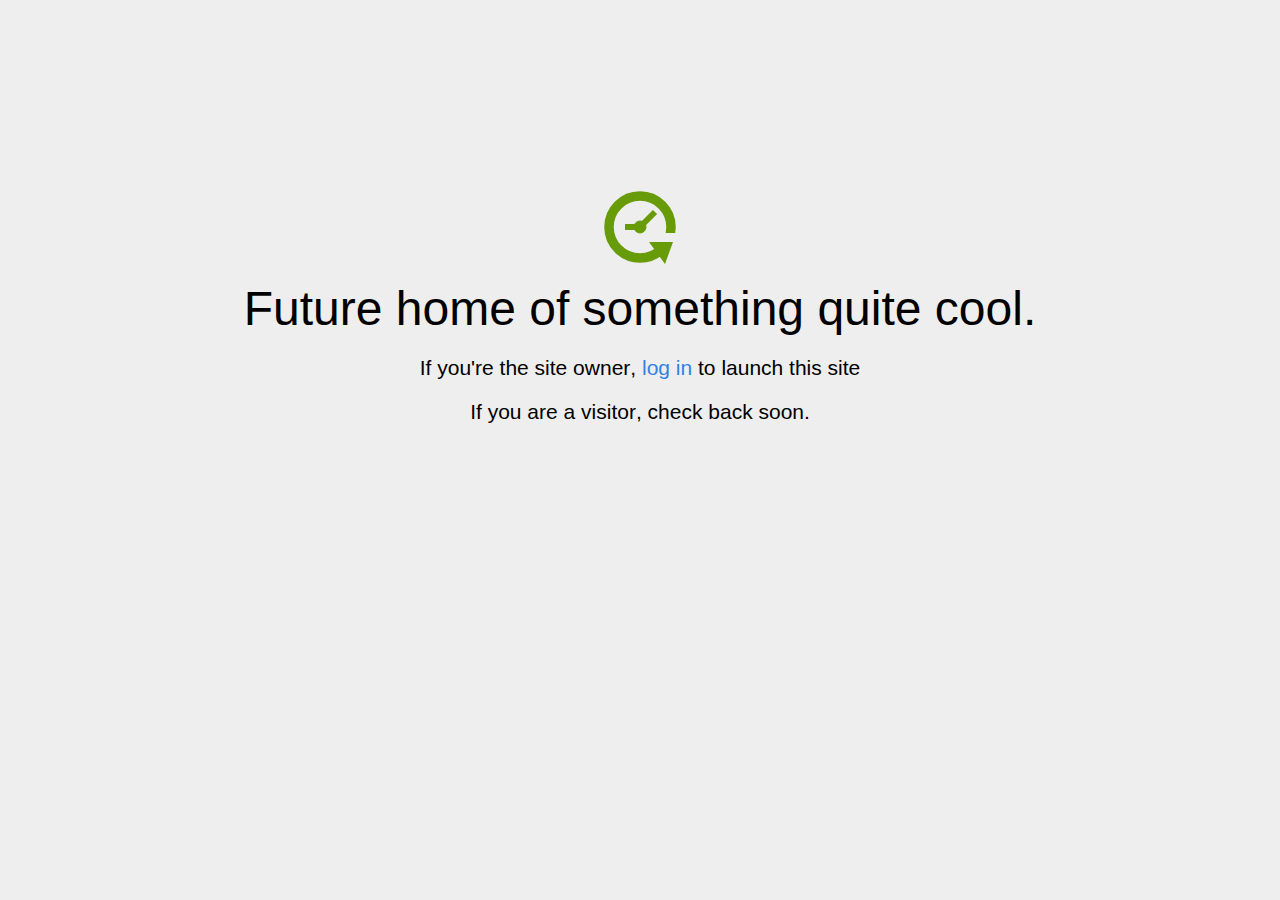
<file: home.html>
<!DOCTYPE html>
<html>
<head>
<title>Coming Soon</title>
<meta http-equiv="content-type" content="text/html; charset=utf-8" >
<meta name="viewport" content="width=device-width, initial-scale=1.0">
<style type="text/css">
body {
  /*background: linear-gradient(90deg, white, gray);*/
  background-color: #eee;
}

body, h1, p {
  font-family: "Helvetica Neue", "Segoe UI", Segoe, Helvetica, Arial, "Lucida Grande", sans-serif;
  font-weight: normal;
  margin: 0;
  padding: 0;
  text-align: center;
}

.container {
  margin-left:  auto;
  margin-right:  auto;
  margin-top: 177px;
  max-width: 1170px;
  padding-right: 15px;
  padding-left: 15px;
}

.row:before, .row:after {
  display: table;
  content: " ";
}

h1 {
  font-size: 48px;
  font-weight: 300;
  margin: 0 0 20px 0;
}

.lead {
  font-size: 21px;
  font-weight: 200;
  margin-bottom: 20px;
}

p {
  margin: 0 0 10px;
}

a {
  color: #3282e6;
  text-decoration: none;
}
</style>
</head>

<body>
<div class="container text-center" id="error">

  <svg height="100" width="100">
    <circle cx="50" cy="50" r="31" stroke="#679b08" stroke-width="9.5" fill="none" />
    <circle cx="50" cy="50" r="6" stroke="#679b08" stroke-width="1" fill="#679b08" />
    <line x1="50" y1="50" x2="35" y2="50" style="stroke:#679b08;stroke-width:6" />
    <line x1="65" y1="35" x2="50" y2="50" style="stroke:#679b08;stroke-width:6" />
    <path d="M59 65 L83 65 L75 87 Z" fill="#679b08" />
    <rect width="20" height="9" x="70" y="56" style="fill:#eee;stroke-width:0;" />
  </svg>
  <div class="row">
    <div class="col-md-12">
      <div class="main-icon text-success"><span class="uxicon uxicon-clock-refresh"></span></div>
      <h1>Future home of something quite cool.</h1>
      <p class="lead">If you're the <strong>site owner</strong>, <a href="/cpanel">log in</a> to launch this site</p>
      <p class="lead">If you are a <strong>visitor</strong>, check back soon.</p>
    </div>
  </div>

</div>

</body>
</html>
</file>
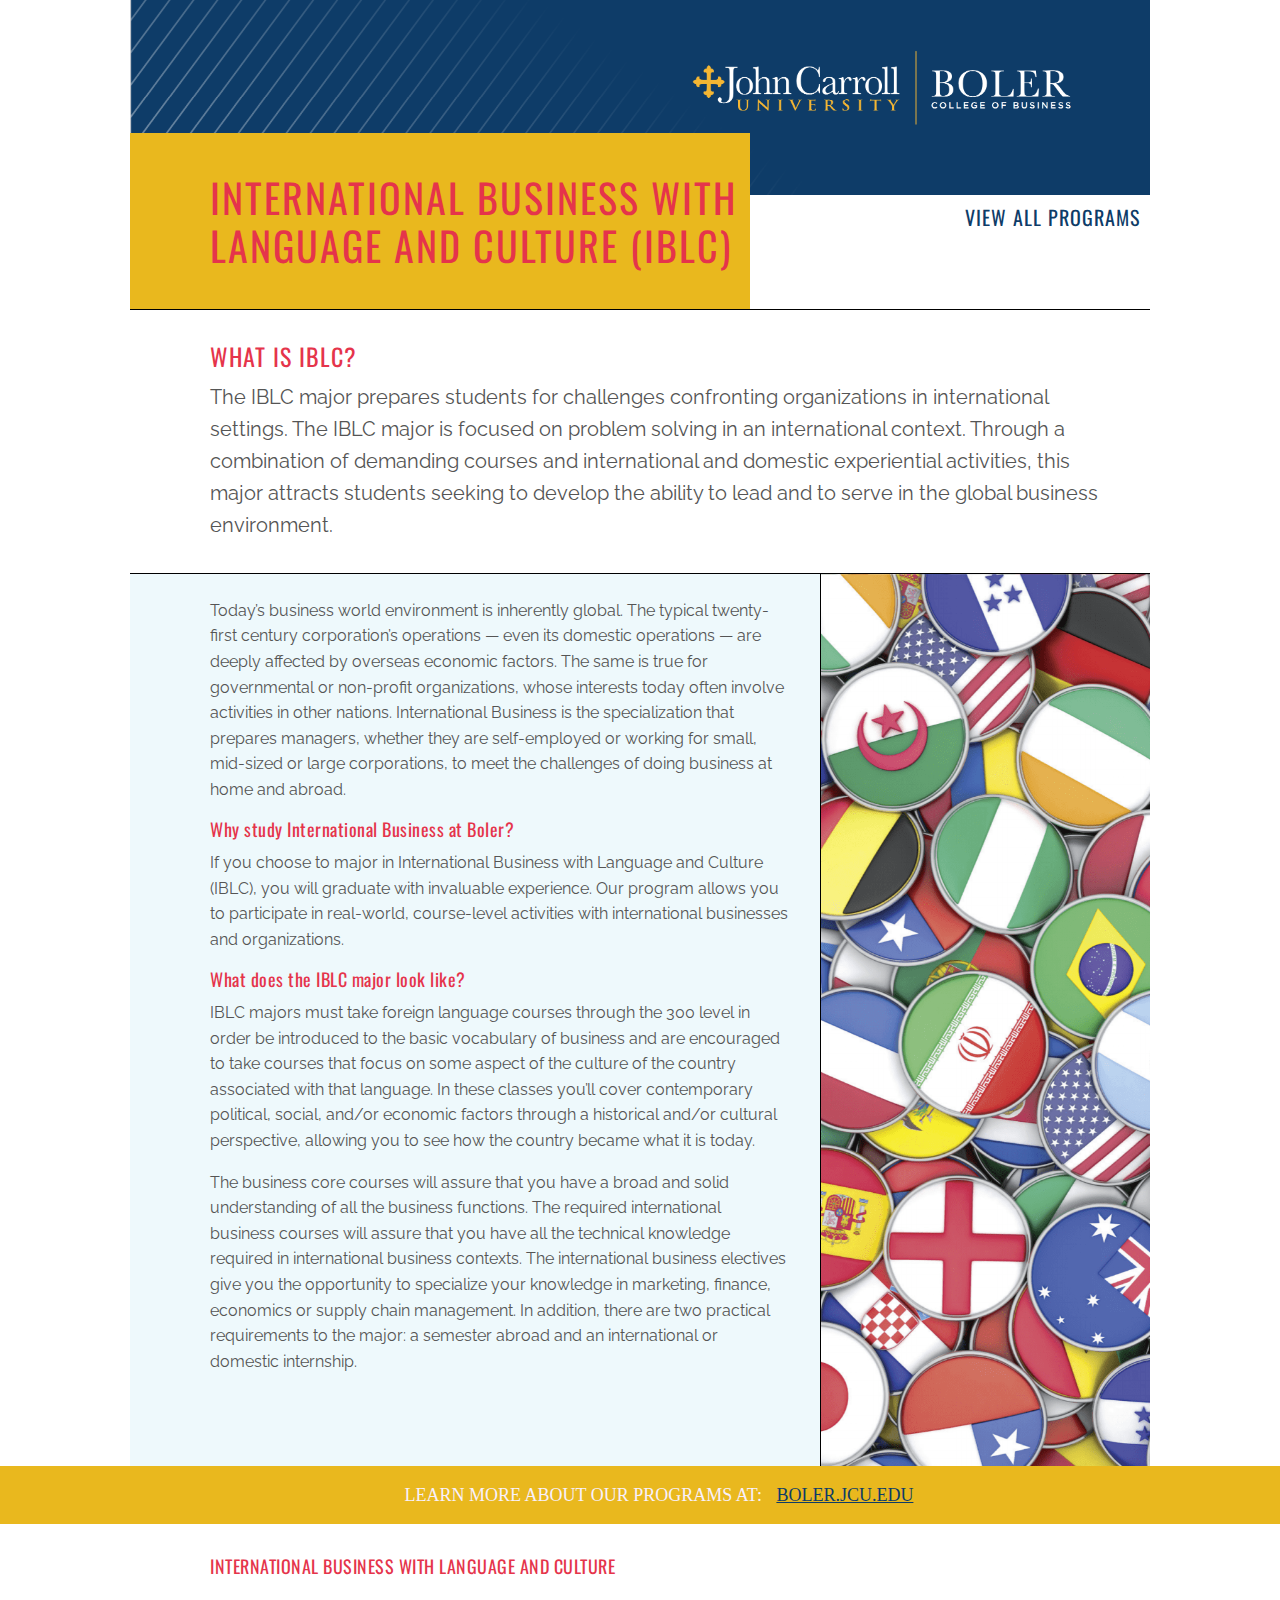
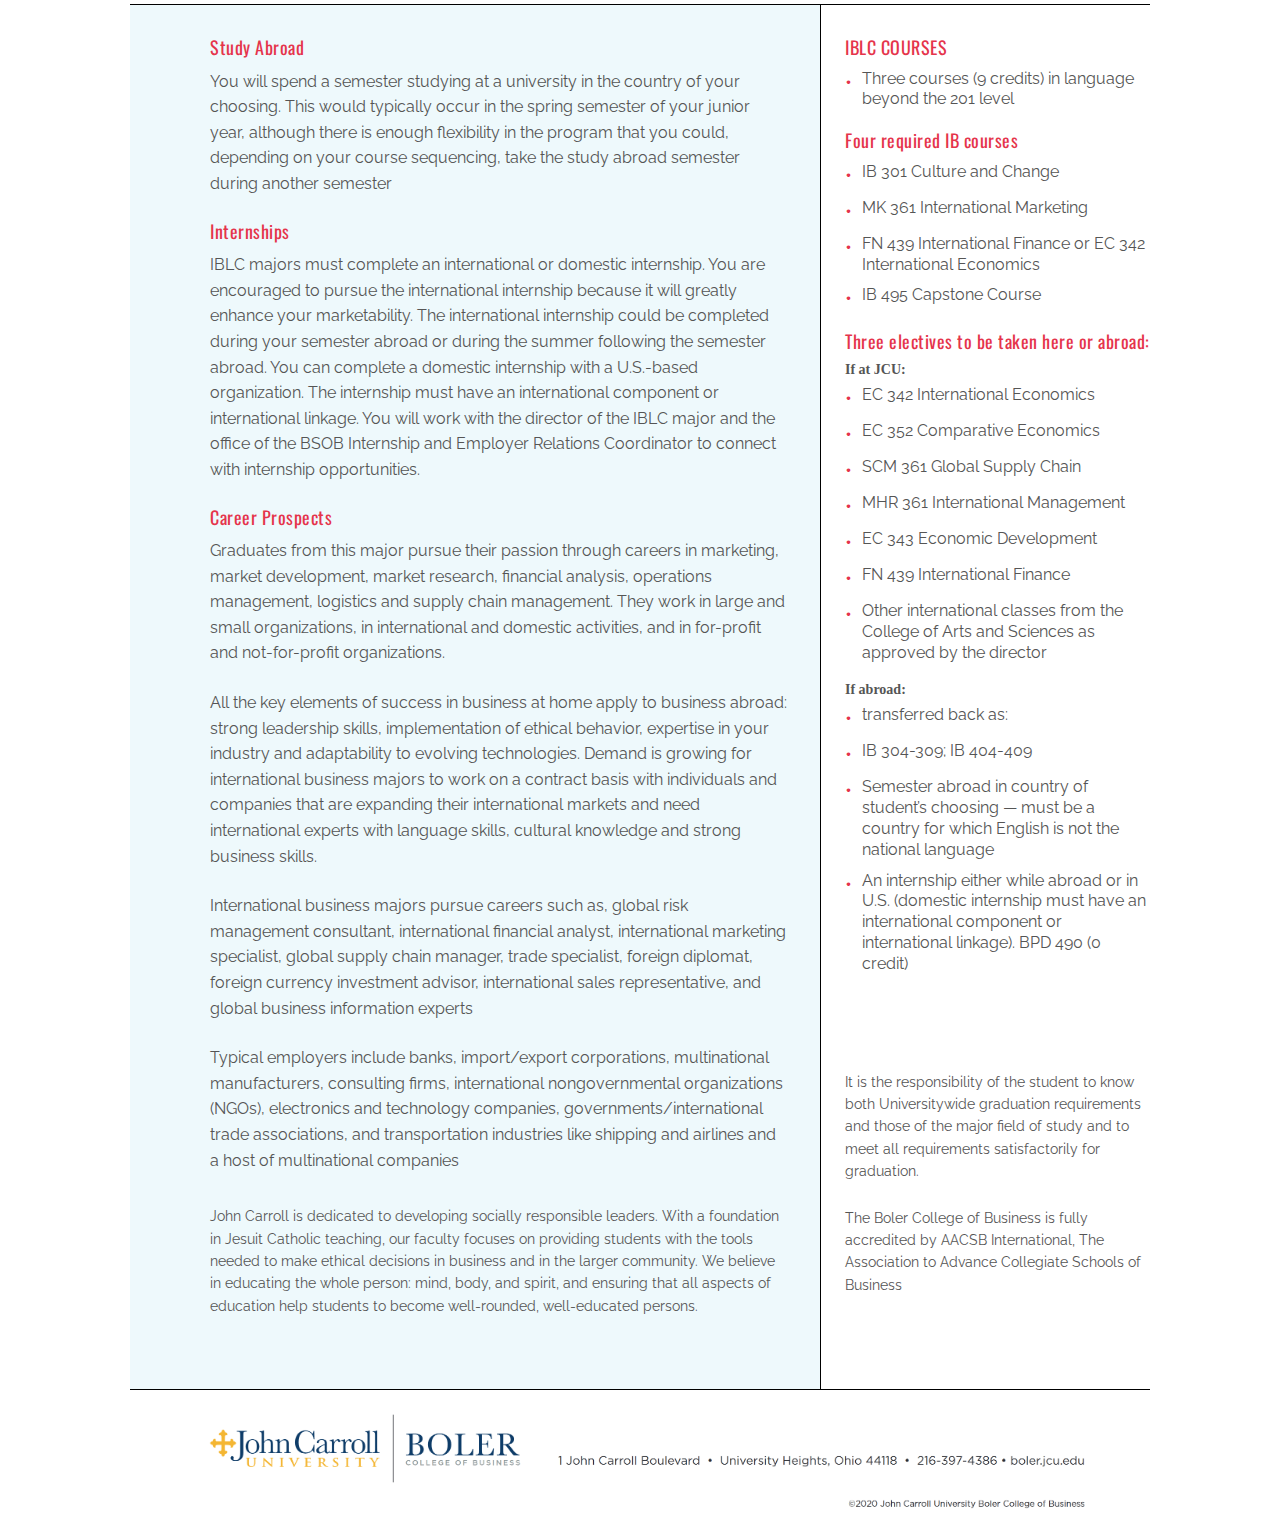
<file: international-business.html>
<!DOCTYPE html>
<html lang="en">
<head>
    <meta charset="UTF-8">
    <meta name="viewport" content="width=device-width, initial-scale=1.0">
    <link rel="stylesheet" href="sass/main.css">
    <link rel="stylesheet" href="css/queries.css">
    <title>John Carroll University | Boler College of Business | International Business with Language and Culture</title>
</head>
<body>

<!--Section 0 | Section Header (Logo + Main Navigation)-->
<header class="header">
<!--    <img src="images/jcu-banner.png" alt="Logo" class="logo">-->
    <a href="https://boler.jcu.edu/">
        <img src="images/banner-hero.png" alt="Logo" class="logo">
    </a>
    <a href="https://boler.jcu.edu/">
        <img src="images/banner-hero-small.png" alt="Logo" class="logo-small">
    </a>
    <!--    <nav class="main-nav"></nav>-->

</header>

<!--Section 1 | Section Hero (Hero text box + Hero image box)-->
<section class="section-hero">
    <div class="hero display-flex flex-space-between">
        <div class="hero-text-box">
            <h1 class="heading-one letter-space-2">
                INTERNATIONAL BUSINESS WITH LANGUAGE AND CULTURE (IBLC)
            </h1>
        </div>
        <div class="programs">
            <span>
                <a href="index.html" class="page-link all-programs font-size-20">VIEW ALL PROGRAMS</a>
            </span>
        </div>
        <!--    <div class="hero-img-box"></div>-->
    </div>

</section>

<!--Section 2 | Section Intro-->
<section class="section-intro">
    <div class="container pd-tp-32 pd-bm-32 bd-tp-1 bd-bm-1">
        <h2 class="heading-two letter-space-1">
            WHAT IS IBLC?
        </h2>
        <p class="default-para font-size-20 line-height-16">
            The IBLC major prepares students for challenges confronting organizations in international
            settings. The IBLC major is focused on problem solving in an international context. Through
            a combination of demanding courses and international and domestic experiential activities,
            this major attracts students seeking to develop the ability to lead and to serve in the global
            business environment.
        </p>
    </div>
</section>

<!--Section 3 | Section Features/Overview-->
<section class="section-overview">
    <div class="container display-flex pd-rt-0">
        <div class="container-text-box flex-65p pd-rt-32 pd-bm-96 pd-tp-24 bd-rt-1">
          <!--  <h3 class="heading-three letter-space-05">
                ECONOMICS AT THE BOLER COLLEGE OF BUSINESS
            </h3>-->

            <p class="para line-height-16 mg-bm-16">
                Today’s business world environment is inherently global. The typical twenty-first
                century corporation’s operations — even its domestic operations — are deeply
                affected by overseas economic factors. The same is true for governmental or
                non-profit organizations, whose interests today often involve activities in other
                nations. International Business is the specialization that prepares managers,
                whether they are self-employed or working for small, mid-sized or large
                corporations, to meet the challenges of doing business at home and abroad.
            </p>

              <h3 class="heading-three text-none letter-space-05">
                  Why study International Business at Boler?
              </h3>

            <p class="para line-height-16 mg-bm-16">
                If you choose to major in International Business with Language and Culture
                (IBLC), you will graduate with invaluable experience. Our program allows you
                to participate in real-world, course-level activities with international businesses
                and organizations.
            </p>
              <h3 class="heading-three text-none letter-space-05">
                  What does the IBLC major look like?
              </h3>

            <p class="para line-height-16 mg-bm-16">
                IBLC majors must take foreign language courses through the 300 level in order
                be introduced to the basic vocabulary of business and are encouraged to take
                courses that focus on some aspect of the culture of the country associated with
                that language. In these classes you’ll cover contemporary political, social, and/or
                economic factors through a historical and/or cultural perspective, allowing you to
                see how the country became what it is today.
            </p>

            <p class="para line-height-16 mg-bm-16">
                The business core courses will assure that you have a broad and solid
                understanding of all the business functions. The required international business
                courses will assure that you have all the technical knowledge required in
                international business contexts. The international business electives give you
                the opportunity to specialize your knowledge in marketing, finance, economics
                or supply chain management. In addition, there are two practical requirements
                to the major: a semester abroad and an international or domestic internship.
            </p>

        </div>
        <div class="container-img-box international-img flex-35p">
<!--            <img src="images/img-1.jpg" alt="boler student" class="overview-img" >-->

        </div>

    </div>
</section>

<section class="section-bar">
    <div class="container">
        <p class="font-size-18 grape-00 upper font-weight-500">Learn More about Our Programs at:
            <span class="bar-span">
                <a href="https://boler.jcu.edu/" class="page-link">Boler.jcu.edu</a>
            </span></p>
    </div>
</section>

<section class="section-break">
    <div class="container bd-bm-1">
        <h3 class="heading-three letter-space-05 pd-tp-32 pd-bm-16">
            INTERNATIONAL BUSINESS WITH LANGUAGE AND CULTURE
        </h3>
    </div>
</section>

<!--Section 5-->
<section class="section-overview">
    <div class="container courses-container display-flex pd-rt-0 bd-bm-1">
        <div class="container-text-box flex-65p pd-bm-48 pd-tp-32 pd-rt-32 bd-rt-1 ">
            <h3 class="heading-three text-none letter-space-05">
                Study Abroad
            </h3>
<!--            <h4 class="font-size-16 line-height-14 mg-bm-4 mg-tp-24">Career Prospects and Strong Alumni Network</h4>-->
            <p class="para line-height-16 mg-bm-24">
                You will spend a semester studying at a university in the country of your choosing.
                This would typically occur in the spring semester of your junior year, although
                there is enough flexibility in the program that you could, depending on your
                course sequencing, take the study abroad semester during another semester
            </p>
            <h3 class="heading-three text-none letter-space-05">
                Internships
            </h3>
            <p class="para line-height-16 mg-bm-24">
                IBLC majors must complete an international or domestic internship. You are
                encouraged to pursue the international internship because it will greatly enhance
                your marketability. The international internship could be completed during your
                semester abroad or during the summer following the semester abroad. You can
                complete a domestic internship with a U.S.-based organization. The internship
                must have an international component or international linkage. You will work
                with the director of the IBLC major and the office of the BSOB Internship and
                Employer Relations Coordinator to connect with internship opportunities.
            </p>
            <h3 class="heading-three text-none letter-space-05">
                Career Prospects
            </h3>
            <p class="para line-height-16 mg-bm-24">
                Graduates from this major pursue their passion through careers in marketing,
                market development, market research, financial analysis, operations management,
                logistics and supply chain management. They work in large and small organizations, in international and domestic activities, and in for-profit and not-for-profit
                organizations.
            </p>
            <p class="para line-height-16 mg-bm-24">
                All the key elements of success in business at home apply to business abroad:
                strong leadership skills, implementation of ethical behavior, expertise in your
                industry and adaptability to evolving technologies. Demand is growing for
                international business majors to work on a contract basis with individuals and
                companies that are expanding their international markets and need international
                experts with language skills, cultural knowledge and strong business skills.
            </p>
            <p class="para line-height-16 mg-bm-24">
                International business majors pursue careers such as, global risk management
                consultant, international financial analyst, international marketing specialist,
                global supply chain manager, trade specialist, foreign diplomat, foreign currency
                investment advisor, international sales representative, and global business
                information experts
            </p>
            <p class="para line-height-16 mg-bm-32">
                Typical employers include banks, import/export corporations, multinational
                manufacturers, consulting firms, international nongovernmental organizations
                (NGOs), electronics and technology companies, governments/international trade
                associations, and transportation industries like shipping and airlines and a host of
                multinational companies
            </p>

<!--
            <div class="text-img-box">
                <img src="images/economics-2.png" alt="" class="back-img">

            </div>-->


           <!-- <p class="para line-height-16 mg-bm-24">
                It is the responsibility of the student to know both University-wide graduation requirements and
                those of the major field of study and to meet all requirements satisfactorily for graduation.
            </p>-->
            <p class="para font-size-14 line-height-16 mg-bm-24">
                John Carroll is dedicated to developing socially responsible leaders. With a foundation in Jesuit
                Catholic teaching, our faculty focuses on providing students with the tools needed to make ethical
                decisions in business and in the larger community. We believe in educating the whole person: mind,
                body, and spirit, and ensuring that all aspects of education help students to become well-rounded,
                well-educated persons.
            </p>
        </div>
        <div class="container-img-text-box bg-white pd-bm-48 pd-tp-32 flex-35p ">
         <!--   <div class="container-img-box-2">
            </div>-->

            <div class="text-container courses-list pd-lt-24">
                <h3 class="heading-three letter-space-05">
                    IBLC COURSES
                </h3>
<!--                <br>-->
             <!--   <h3 class="heading-three letter-space-05 text-none">
                    Finance major courses
                </h3>-->
                <ul class="unordered-list">
                    <li><span class="list-style">&bull;</span>
                        Three courses (9 credits) in language
                        beyond the 201 level
                    </li>
                </ul>

                <h3 class="heading-three letter-space-05 text-none">
                    Four required IB courses
                </h3>
                <ul class="unordered-list">
                    <li>
                        <span class="list-style">&bull;</span>
                        IB 301 Culture and Change
                    </li>
                    <li>
                        <span class="list-style">&bull;</span>
                        MK 361 International Marketing
                    </li>
                    <li>
                        <span class="list-style">&bull;</span>
                        FN 439 International Finance or
                        EC 342 International Economics
                    </li>
                    <li>
                        <span class="list-style">&bull;</span>
                        IB 495 Capstone Course
                    </li>

                </ul>

 <h3 class="heading-three letter-space-05 text-none">
     Three electives to be taken here or abroad:
 </h3>
                <h4 class="font-size-14 mg-bm-8">If at JCU:</h4>
                <ul class="unordered-list">
                    <li><span class="list-style">&bull;</span>EC 342 International Economics</li>
                    <li><span class="list-style">&bull;</span>EC 352 Comparative Economics</li>
                    <li><span class="list-style">&bull;</span>SCM 361 Global Supply Chain</li>
                    <li><span class="list-style">&bull;</span>MHR 361 International Management</li>
                    <li><span class="list-style">&bull;</span>EC 343 Economic Development</li>
                    <li><span class="list-style">&bull;</span>FN 439 International Finance</li>
                    <li><span class="list-style">&bull;</span>Other international classes from the College of
                        Arts and Sciences as approved by the director</li>
                </ul>
                <h4 class="font-size-14 mg-bm-8">If abroad:</h4>
                <ul class="unordered-list">
                    <li><span class="list-style">&bull;</span>transferred back as:</li>
                    <li><span class="list-style">&bull;</span>IB 304-309; IB 404-409</li>
                    <li><span class="list-style">&bull;</span>Semester abroad in country of student’s
                        choosing — must be a country for which English is not the national language</li>
                    <li><span class="list-style">&bull;</span>An internship either while abroad or in
                        U.S. (domestic internship must have an international component or international linkage). BPD 490 (0 credit)</li>
                </ul>

                    <p class="para font-size-14 line-height-16 mg-tp-96 mg-bm-24">
                        It is the responsibility of the student to know both Universitywide graduation requirements and those of the major field of study and to meet all requirements satisfactorily for graduation.
                    </p>
                <p class="para font-size-14 line-height-16 mg-bm-24">
                    The Boler College of Business is fully accredited by AACSB
                    International, The Association to Advance Collegiate Schools
                    of Business
                    </p>
            </div>

        </div>

    </div>
</section>

<footer class="footer">
    <img src="images/banner-jcu-footer.png" alt="Logo" class="logo">
    <img src="images/banner-jcu-footer-small.png" alt="Logo" class="logo-small">
</footer>


</body>
</html>
</file>
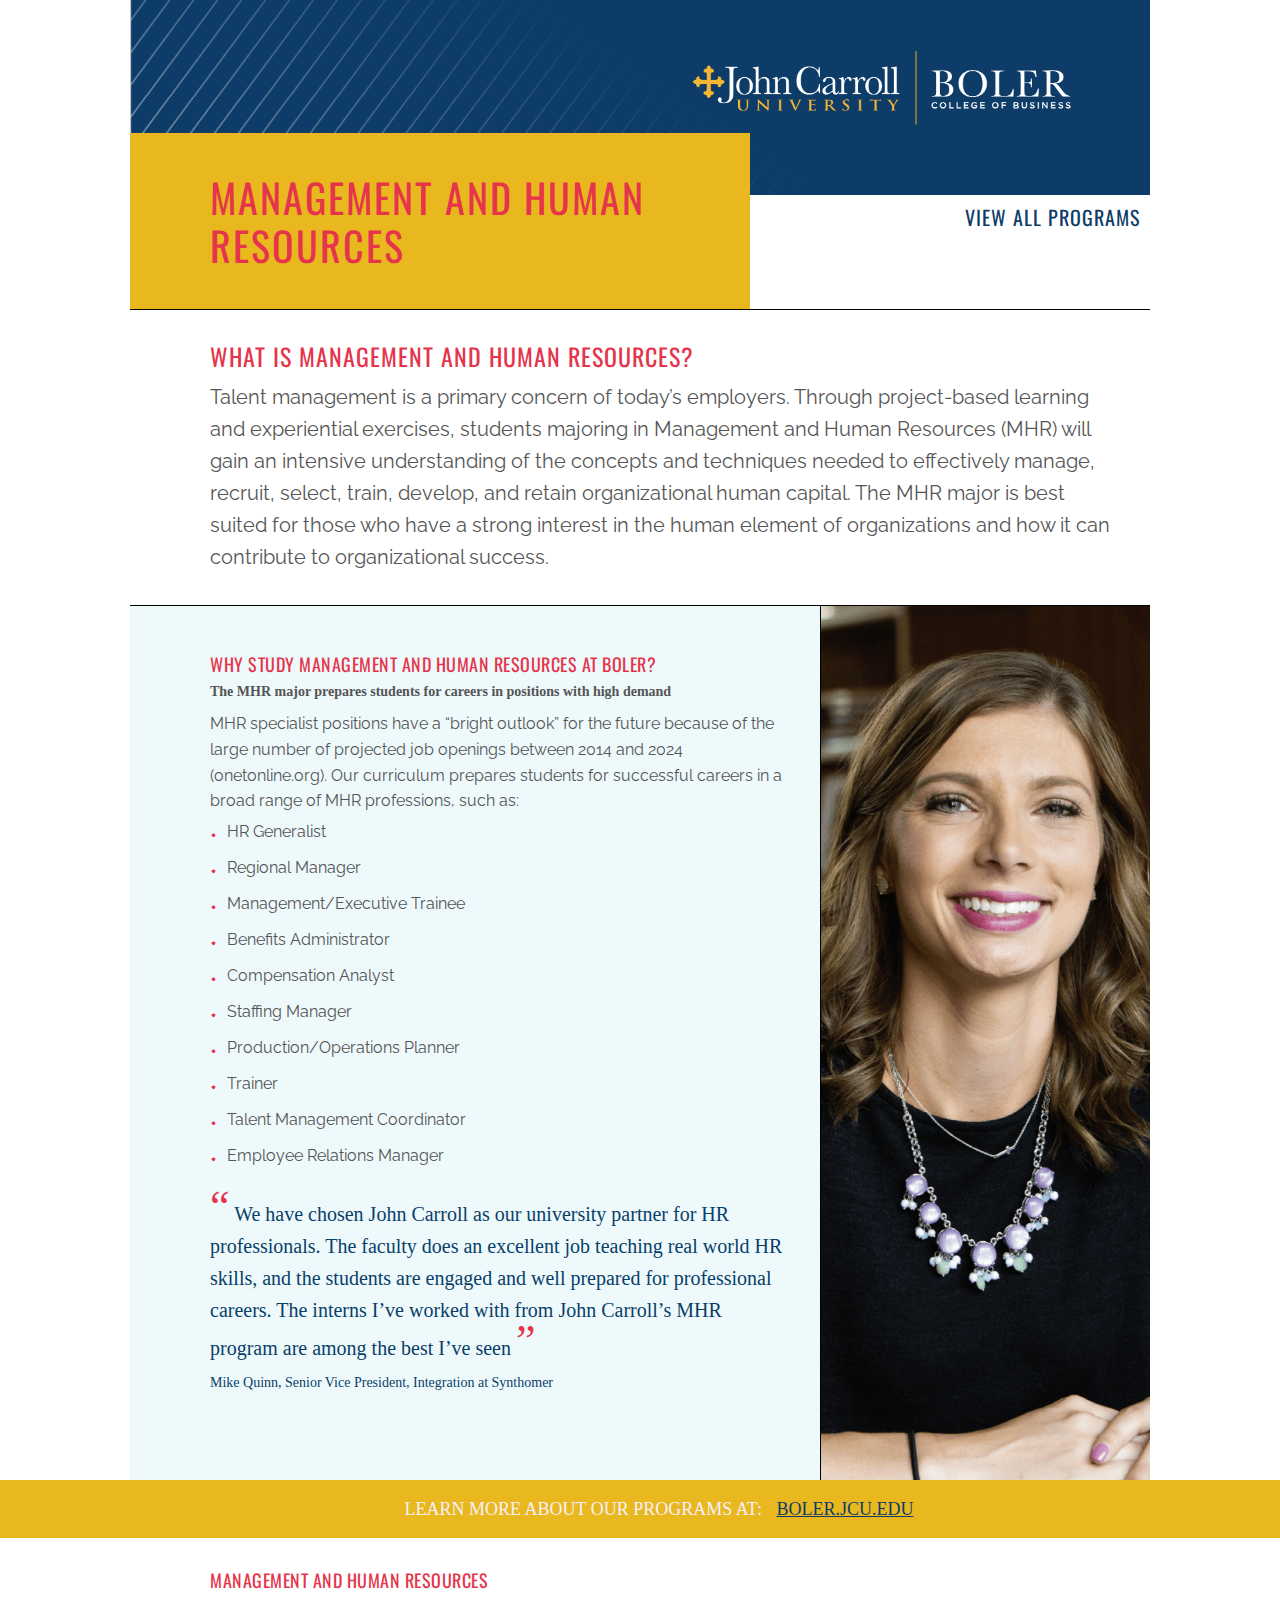
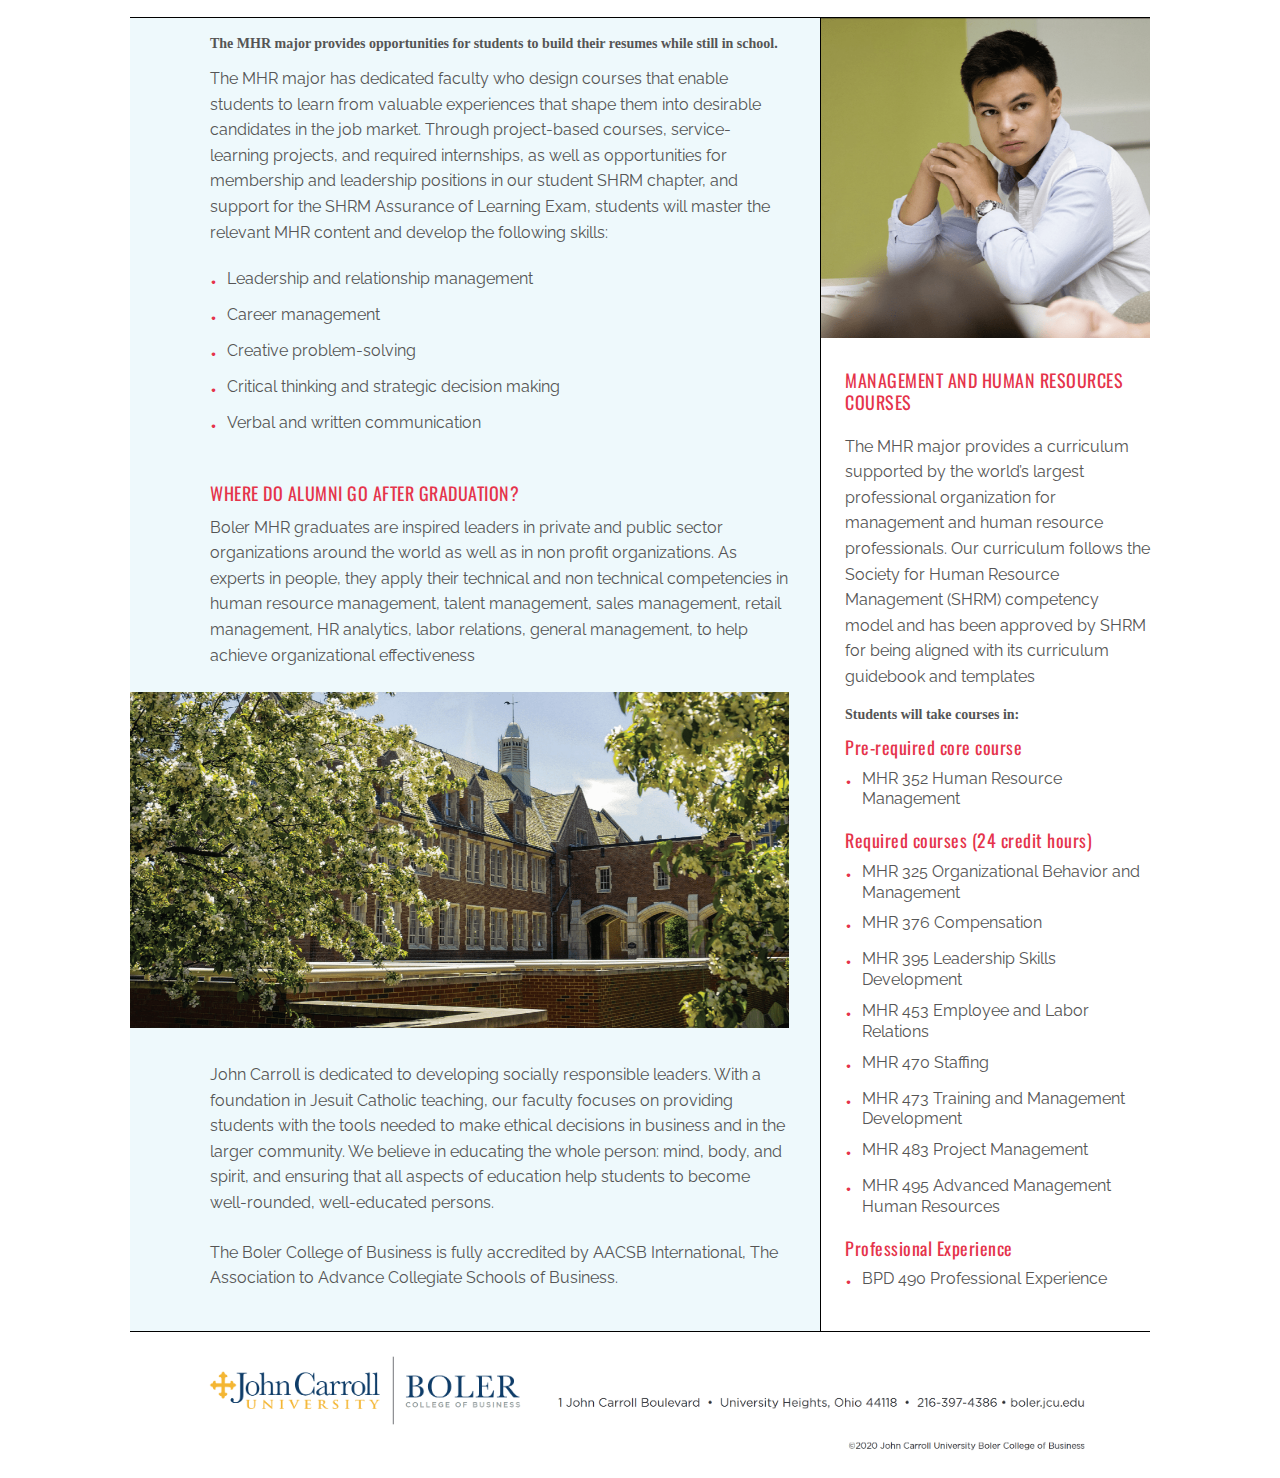
<file: management-human-resource.html>
<!DOCTYPE html>
<html lang="en">
<head>
    <meta charset="UTF-8">
    <meta name="viewport" content="width=device-width, initial-scale=1.0">
    <link rel="stylesheet" href="sass/main.css">
    <link rel="stylesheet" href="css/queries.css">
    <title>John Carroll University | Boler College of Business | Management and Human Resource</title>
</head>
<body>

<!--Section 0 | Section Header (Logo + Main Navigation)-->
<header class="header">
<!--    <img src="images/jcu-banner.png" alt="Logo" class="logo">-->
    <a href="https://boler.jcu.edu/">
        <img src="images/banner-hero.png" alt="Logo" class="logo">
    </a>

    <a href="https://boler.jcu.edu/">
        <img src="images/banner-hero-small.png" alt="Logo" class="logo-small">
    </a>

    <!--    <nav class="main-nav"></nav>-->

</header>

<!--Section 1 | Section Hero (Hero text box + Hero image box)-->
<section class="section-hero">
    <div class="hero display-flex flex-space-between">
        <div class="hero-text-box">
            <h1 class="heading-one letter-space-2">
                MANAGEMENT AND HUMAN RESOURCES
            </h1>
        </div>
        <div class="programs">
            <span>
                <a href="index.html" class="page-link all-programs font-size-20">VIEW ALL PROGRAMS</a>
            </span>
        </div>
        <!--    <div class="hero-img-box"></div>-->
    </div>

</section>

<!--Section 2 | Section Intro-->
<section class="section-intro">
    <div class="container pd-tp-32 pd-bm-32 bd-tp-1 bd-bm-1">
        <h2 class="heading-two letter-space-1">
            WHAT IS MANAGEMENT AND HUMAN RESOURCES?
        </h2>
        <p class="default-para font-size-20 line-height-16">
            Talent management is a primary concern of today’s employers. Through project-based
            learning and experiential exercises, students majoring in Management and Human Resources
            (MHR) will gain an intensive understanding of the concepts and techniques needed to
            effectively manage, recruit, select, train, develop, and retain organizational human capital.
            The MHR major is best suited for those who have a strong interest in the human element of
            organizations and how it can contribute to organizational success.
        </p>
    </div>
</section>

<!--Section 3 | Section Features/Overview-->
<section class="section-overview">
    <div class="container display-flex pd-rt-0">
        <div class="container-text-box flex-65p pd-rt-32 pd-bm-80 pd-tp-48 bd-rt-1">
            <h3 class="heading-three letter-space-05">
                WHY STUDY MANAGEMENT AND HUMAN RESOURCES AT BOLER?
            </h3>
            <h4 class="font-size-14 mg-bm-12">
                The MHR major prepares students for careers in positions with high demand
            </h4>
            <p class="para line-height-16 mg-bm-8">
                MHR specialist positions have a “bright outlook” for the future because of the
                large number of projected job openings between 2014 and 2024 (onetonline.org).
                Our curriculum prepares students for successful careers in a broad range of MHR
                professions, such as:
            </p>

           <ul class="unordered-list">
               <li><span class="list-style">&bull;</span>HR Generalist</li>
               <li><span class="list-style">&bull;</span>Regional Manager</li>
               <li><span class="list-style">&bull;</span>Management/Executive Trainee</li>
               <li><span class="list-style">&bull;</span>Benefits Administrator</li>
               <li><span class="list-style">&bull;</span>Compensation Analyst</li>
               <li><span class="list-style">&bull;</span>Staffing Manager</li>
               <li><span class="list-style">&bull;</span>Production/Operations Planner</li>
               <li><span class="list-style">&bull;</span>Trainer</li>
               <li><span class="list-style">&bull;</span>Talent Management Coordinator</li>
               <li><span class="list-style">&bull;</span>Employee Relations Manager</li>
           </ul>

            <p class="font-size-20 color-highlight line-height-16 mg-bm-24">
            <span class="quote">&ldquo;</span> We have chosen John Carroll as our university partner
                for HR professionals. The faculty does an excellent job teaching real world HR skills, and the students are engaged and well prepared for professional careers. The interns I’ve worked with from John Carroll’s MHR program are among the best I’ve seen
                <span class="quote">&rdquo;</span> <br>
                <span class="font-size-14"> Mike Quinn, Senior Vice President, Integration at Synthomer</span>
            </p>

        </div>
        <div class="container-img-box mhr-1 flex-35p">
<!--            <img src="images/img-1.jpg" alt="boler student" class="overview-img" >-->
        </div>

    </div>
</section>

<section class="section-bar">
    <div class="container">
        <p class="font-size-18 grape-00 upper">Learn More about Our Programs at: 
            <span class="bar-span">
                <a href="https://boler.jcu.edu/" class="page-link">Boler.jcu.edu</a>
            </span>
        </p>
    </div>
</section>

<section class="section-break">
    <div class="container bd-bm-1">
        <h3 class="heading-three letter-space-05 pd-tp-32 pd-bm-16">
            MANAGEMENT AND HUMAN RESOURCES
        </h3>
    </div>
</section>

<!--Section 5-->
<section class="section-overview">
    <div class="container courses-container display-flex pd-rt-0 bd-bm-1">
        <div class="container-text-box flex-65p pd-rt-32 pd-bm-16 pd-tp-16 bd-rt-1 ">
           <!-- <h3 class="heading-three letter-space-05">
                WHERE DO ALUMNI GO AFTER GRADUATION?
            </h3>-->
            <h4 class="font-size-14 mg-bm-12 line-height-14">
                The MHR major provides opportunities for students to build their resumes while
                still in school.
            </h4>
            <p class="para line-height-16 mg-bm-24">
                The MHR major has dedicated faculty who design courses that enable students
                to learn from valuable experiences that shape them into desirable candidates in
                the job market. Through project-based courses, service-learning projects, and
                required internships, as well as opportunities for membership and leadership
                positions in our student SHRM chapter, and support for the SHRM Assurance of
                Learning Exam, students will master the relevant MHR content and develop the
                following skills:
            </p>

            <ul class="unordered-list">
                <li><span class="list-style">&bull;</span>
                    Leadership and relationship management
                </li>
                <li><span class="list-style">&bull;</span>
                    Career management
                </li>
                <li><span class="list-style">&bull;</span>
                Creative problem-solving
                </li>
                <li><span class="list-style">&bull;</span>
                Critical thinking and strategic decision making
                </li>
                <li><span class="list-style">&bull;</span>
                Verbal and written communication
                </li>
            </ul>

            <h3 class="heading-three letter-space-05 pd-tp-24">
                WHERE DO ALUMNI GO AFTER GRADUATION?
            </h3>
            <p class="para line-height-16 mg-bm-24">
                Boler MHR graduates are inspired leaders in private and public sector
                organizations around the world as well as in non profit organizations. As experts
                in people, they apply their technical and non technical competencies in human
                resource management, talent management, sales management, retail
                management, HR analytics, labor relations, general management, to help
                achieve organizational effectiveness
            </p>


            <div class="text-img-box">
                <img src="images/mhr-3.png" alt="" class="back-img">

            </div>

            <p class="para line-height-16 mg-bm-24">
                John Carroll is dedicated to developing socially responsible leaders. With
                a foundation in Jesuit Catholic teaching, our faculty focuses on providing
                students with the tools needed to make ethical decisions in business and
                in the larger community. We believe in educating the whole person: mind,
                body, and spirit, and ensuring that all aspects of education help students to
                become well-rounded, well-educated persons.
            </p>
            <p class="para line-height-16 mg-bm-24">
                The Boler College of Business is fully accredited by AACSB International, The
                Association to Advance Collegiate Schools of Business.
            </p>
        </div>
        <div class="container-img-text-box bg-white flex-35p">
            <div class="container-img-box-4">
                <!--            <img src="images/img-1.jpg" alt="boler student" class="overview-img" >-->

            </div>

            <div class="text-container courses-list pd-lt-24">
                <h3 class="heading-three letter-space-05 pd-tp-32">
                    MANAGEMENT AND HUMAN RESOURCES COURSES
                </h3>
                <br>

                <p class="para line-height-16 mg-bm-16">
                    The MHR major provides a curriculum supported
                    by the world’s largest professional organization for
                    management and human resource professionals.
                    Our curriculum follows the Society for Human
                    Resource Management (SHRM) competency
                    model and has been approved by SHRM for
                    being aligned with its curriculum guidebook
                    and templates
                </p>

                <h4 class="font-size-14 line-height-14 mg-bm-12">
                    Students will take courses in:
                </h4>

                <h3 class="heading-three letter-space-05 text-none">
                    Pre-required core course
                </h3>
                <ul class="unordered-list">
                    <li><span class="list-style">&bull;</span>
                        MHR 352 Human Resource Management
                    </li>
                </ul>

                <h3 class="heading-three letter-space-05 text-none">
                    Required courses (24 credit hours)
                </h3>
                <ul class="unordered-list">
                    <li><span class="list-style">&bull;</span>
                        MHR 325 Organizational Behavior
                        and Management
                    </li>
                    <li><span class="list-style">&bull;</span>
                        MHR 376 Compensation
                    </li>
                    <li><span class="list-style">&bull;</span>
                        MHR 395 Leadership Skills Development
                    </li>
                    <li><span class="list-style">&bull;</span>
                        MHR 453 Employee and Labor Relations
                    </li>
                    <li><span class="list-style">&bull;</span>
                        MHR 470 Staffing
                    </li>
                    <li><span class="list-style">&bull;</span>
                        MHR 473 Training and Management
                        Development
                    </li>
                    <li><span class="list-style">&bull;</span>
                        MHR 483 Project Management
                    </li>
                    <li><span class="list-style">&bull;</span>
                        MHR 495 Advanced Management
                        Human Resources
                    </li>
                </ul>

 <h3 class="heading-three letter-space-05 text-none">
     Professional Experience   </h3>
                <ul class="unordered-list">
                    <li><span class="list-style">&bull;</span>BPD 490 Professional Experience
                    </li>

                </ul>


            </div>



        </div>


    </div>
</section>

<footer class="footer">
    <img src="images/banner-jcu-footer.png" alt="Logo" class="logo">
    <img src="images/banner-jcu-footer-small.png" alt="Logo" class="logo-small">
</footer>


</body>
</html>
</file>
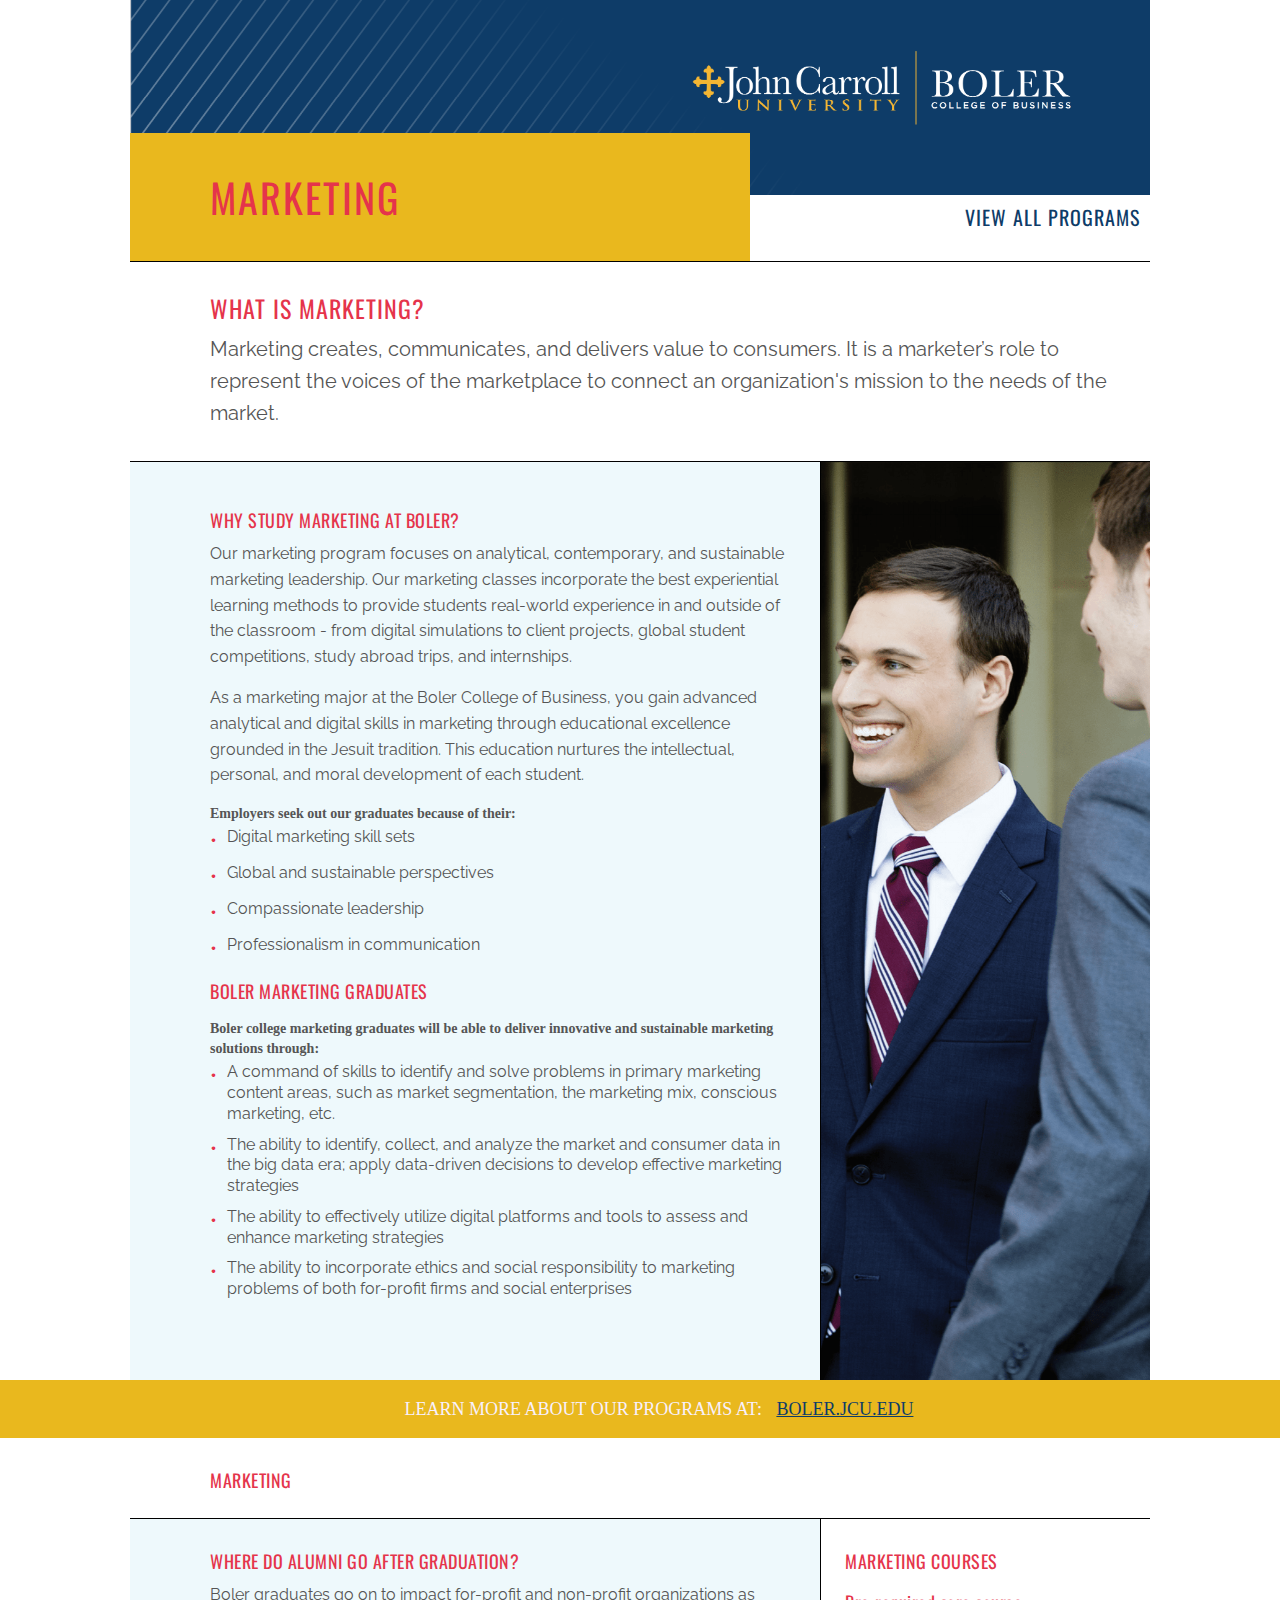
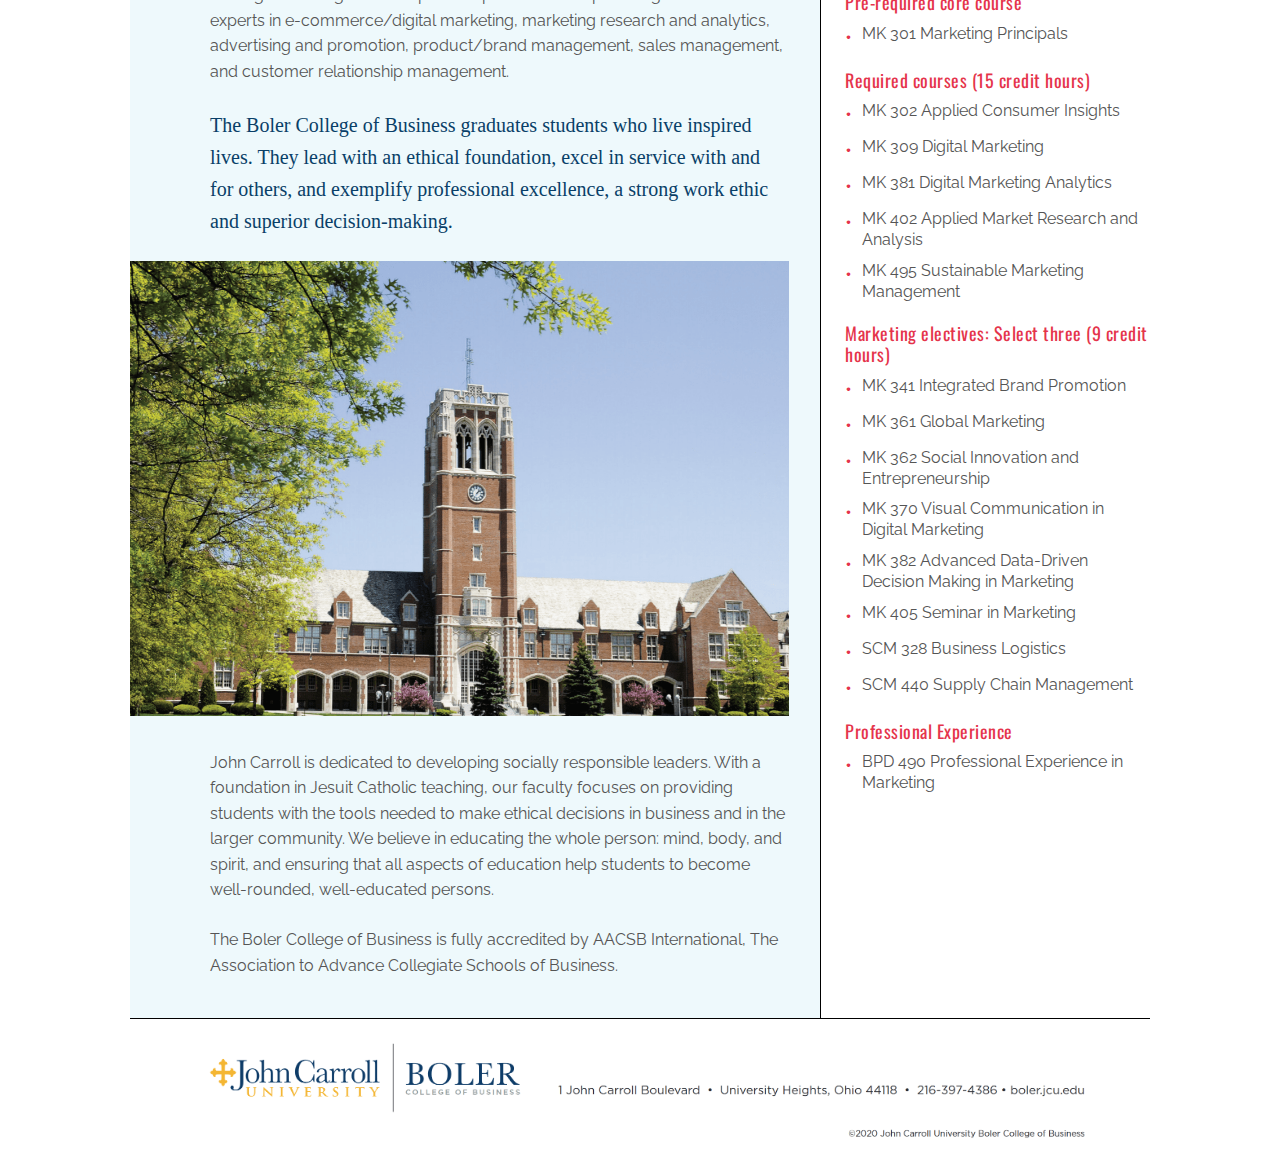
<file: marketing.html>
<!DOCTYPE html>
<html lang="en">
<head>
    <meta charset="UTF-8">
    <meta name="viewport" content="width=device-width, initial-scale=1.0">
    <link rel="stylesheet" href="sass/main.css">
    <link rel="stylesheet" href="css/queries.css">
    <title>John Carroll University | Boler College of Business | Marketing</title>
</head>
<body>

<!--Section 0 | Section Header (Logo + Main Navigation)-->
<header class="header">
<!--    <img src="images/jcu-banner.png" alt="Logo" class="logo">-->
    <a href="https://boler.jcu.edu/">
        <img src="images/banner-hero.png" alt="Logo" class="logo">
    </a>
    <a href="https://boler.jcu.edu/">
        <img src="images/banner-hero-small.png" alt="Logo" class="logo-small">
    </a>
<!--    <nav class="main-nav"></nav>-->

</header>

<!--Section 1 | Section Hero (Hero text box + Hero image box)-->
<section class="section-hero">
    <div class="hero display-flex flex-space-between">
        <div class="hero-text-box">
            <h1 class="heading-one letter-space-2">
                MARKETING
            </h1>
        </div>
        <div class="programs">
            <span>
                <a href="index.html" class="page-link all-programs font-size-20">VIEW ALL PROGRAMS</a>
            </span>
        </div>
        <!--    <div class="hero-img-box"></div>-->
    </div>

</section>

<!--Section 2 | Section Intro-->
<section class="section-intro">
    <div class="container pd-tp-32 pd-bm-32 bd-tp-1 bd-bm-1">
        <h2 class="heading-two letter-space-1">
            WHAT IS MARKETING?
        </h2>
        <p class="default-para font-size-20 line-height-16">
            Marketing creates, communicates, and delivers value to consumers. It is a marketer’s role
            to represent the voices of the marketplace to connect an organization's mission to the
            needs of the market.
        </p>
    </div>
</section>

<!--Section 3 | Section Features/Overview-->
<section class="section-overview">
    <div class="container display-flex pd-rt-0">
        <div class="container-text-box flex-65p pd-rt-32 pd-bm-80 pd-tp-48 bd-rt-1">
            <h3 class="heading-three letter-space-05">
                WHY STUDY MARKETING AT BOLER?
            </h3>
            <p class="para line-height-16 mg-bm-16">
                Our marketing program focuses on analytical, contemporary, and sustainable
                marketing leadership. Our marketing classes incorporate the best experiential
                learning methods to provide students real-world experience in and outside of
                the classroom - from digital simulations to client projects, global student
                competitions, study abroad trips, and internships.
            </p>
            <p class="para line-height-16 mg-bm-16">
                As a marketing major at the Boler College of Business, you gain advanced
                analytical and digital skills in marketing through educational excellence
                grounded in the Jesuit tradition. This education nurtures the intellectual,
                personal, and moral development of each student.
            </p>

            <h4 class="font-size-14 line-height-14 mg-bm-4">Employers seek out our graduates because of their:</h4>
            <ul class="unordered-list">
                <li><span class="list-style">&bull;</span>Digital marketing skill sets
                </li>
                <li><span class="list-style">&bull;</span>Global and sustainable perspectives</li>
                <li><span class="list-style">&bull;</span>Compassionate leadership</li>
                <li><span class="list-style">&bull;</span>Professionalism in communication</li>
            </ul>

            <h3 class="heading-three mg-bm-16 letter-space-05">
                BOLER MARKETING GRADUATES
            </h3>
            <h4 class="font-size-14 line-height-14 mg-bm-4">Boler college marketing graduates will be able to deliver innovative and
                sustainable marketing solutions through:
            </h4>
            <ul class="unordered-list">
                <li><span class="list-style">&bull;</span>A command of skills to identify and solve problems in primary
                    marketing content areas, such as market segmentation, the marketing
                    mix, conscious marketing, etc. </li>
                <li><span class="list-style">&bull;</span>The ability to identify, collect, and analyze the market and consumer
                    data in the big data era; apply data-driven decisions to develop
                    effective marketing strategies</li>
                <li><span class="list-style">&bull;</span>The ability to effectively utilize digital platforms and tools to assess
                    and enhance marketing strategies</li>
                <li><span class="list-style">&bull;</span>The ability to incorporate ethics and social responsibility to marketing
                    problems of both for-profit firms and social enterprises</li>
            </ul>

        </div>
        <div class="container-img-box marketing-1 flex-35p">
<!--            <img src="images/img-1.jpg" alt="boler student" class="overview-img" >-->
        </div>

    </div>
</section>

<section class="section-bar">
    <div class="container">
        <p class="font-size-18 grape-00 upper">Learn More about Our Programs at: 
            <span class="bar-span">
                <a href="https://boler.jcu.edu/" class="page-link">Boler.jcu.edu</a>
            </span>
        </p>
    </div>
</section>

<section class="section-break">
    <div class="container bd-bm-1">
        <h3 class="heading-three letter-space-05 pd-tp-32 pd-bm-16">
            MARKETING
        </h3>
    </div>
</section>

<!--Section 5-->
<section class="section-overview">
    <div class="container courses-container display-flex pd-rt-0 bd-bm-1">
        <div class="container-text-box flex-65p pd-rt-32 pd-bm-16 pd-tp-32 bd-rt-1 ">
            <h3 class="heading-three letter-space-05">
                WHERE DO ALUMNI GO AFTER GRADUATION?
            </h3>
            <p class="para line-height-16 mg-bm-24">
                Boler graduates go on to impact for-profit and non-profit organizations as
                experts in e-commerce/digital marketing, marketing research and analytics,
                advertising and promotion, product/brand management, sales management,
                and customer relationship management.
            </p>

            <p class="font-size-20 color-highlight line-height-16 mg-bm-24">
                The Boler College of Business graduates students
                who live inspired lives. They lead with an ethical
                foundation, excel in service with and for others, and
                exemplify professional excellence, a strong work ethic
                and superior decision-making.
            </p>
            <div class="text-img-box">
                <img src="images/marketing-2.png" alt="" class="back-img">
            </div>

            <p class="para line-height-16 mg-bm-24">
                John Carroll is dedicated to developing socially responsible leaders. With
                a foundation in Jesuit Catholic teaching, our faculty focuses on providing
                students with the tools needed to make ethical decisions in business and
                in the larger community. We believe in educating the whole person: mind,
                body, and spirit, and ensuring that all aspects of education help students to
                become well-rounded, well-educated persons.
            </p>
            <p class="para line-height-16 mg-bm-24">
                The Boler College of Business is fully accredited by AACSB International, The
                Association to Advance Collegiate Schools of Business.
            </p>
        </div>
        <div class="container-img-text-box bg-white flex-35p">
            <!--<div class="container-img-box-2">
            </div>-->

            <div class="text-container courses-list pd-lt-24">
                <h3 class="heading-three letter-space-05 pd-tp-32">
                    MARKETING COURSES
                </h3>
                <br>
                <h3 class="heading-three letter-space-05 text-none">
                    Pre-required core course
                </h3>
                <ul class="unordered-list">
                    <li><span class="list-style">&bull;</span>MK 301 Marketing Principals</li>
                </ul>

                <h3 class="heading-three letter-space-05 text-none">
                    Required courses (15 credit hours)
                </h3>
                <ul class="unordered-list">
                    <li><span class="list-style">&bull;</span>MK 302 Applied Consumer Insights
                    </li>
                    <li><span class="list-style">&bull;</span>MK 309 Digital Marketing</li>
                    <li><span class="list-style">&bull;</span>MK 381 Digital Marketing Analytics</li>
                    <li><span class="list-style">&bull;</span>MK 402 Applied Market Research and
                        Analysis</li>
                    <li><span class="list-style">&bull;</span>MK 495 Sustainable Marketing Management</li>
                </ul>

 <h3 class="heading-three letter-space-05 text-none">
     Marketing electives: Select
     three (9 credit hours)                </h3>
                <ul class="unordered-list">
                    <li><span class="list-style">&bull;</span>MK 341 Integrated Brand Promotion</li>
                    <li><span class="list-style">&bull;</span>MK 361 Global Marketing</li>
                    <li><span class="list-style">&bull;</span>MK 362 Social Innovation and
                        Entrepreneurship</li>
                    <li><span class="list-style">&bull;</span>MK 370 Visual Communication in Digital
                        Marketing</li>
                    <li><span class="list-style">&bull;</span>MK 382 Advanced Data-Driven Decision
                        Making in Marketing
                    </li>
                    <li><span class="list-style">&bull;</span>MK 405 Seminar in Marketing
                    </li>   <li><span class="list-style">&bull;</span>SCM 328 Business Logistics </li>
                    </li>   <li><span class="list-style">&bull;</span>SCM 440 Supply Chain Management </li>
                </ul>

 <h3 class="heading-three letter-space-05 text-none">
    Professional Experience               </h3>
                <ul class="unordered-list">
                    <li><span class="list-style">&bull;</span>BPD 490 Professional Experience in Marketing</li>
                </ul>


            </div>



        </div>


    </div>
</section>

<footer class="footer">
    <img src="images/banner-jcu-footer.png" alt="Logo" class="logo">
    <img src="images/banner-jcu-footer-small.png" alt="Logo" class="logo-small">
</footer>


</body>
</html>
</file>
<file: sass/main.css>
@import url("https://fonts.googleapis.com/css2?family=Oswald:wght@300;400;500&display=swap");
@import url("https://fonts.googleapis.com/css2?family=Raleway:wght@400;500;600&display=swap");
.container {
  max-width: 102rem;
  margin: 0 auto;
  padding: 0 3.2rem 0 8rem;
}

* {
  margin: 0;
  padding: 0;
  box-sizing: border-box;
}

html {
  font-size: 62.5%;
  text-rendering: optimizeLegibility;
  overflow-x: hidden;
}

body {
  line-height: 1;
  font-weight: 400;
  color: #555;
}

/*1. GRAY*/
.bg-gray-00 {
  background-color: #f8f9fa;
}

.bg-gray-02 {
  background-color: #e9ecef;
}

.bg-gray-04 {
  background-color: #ced4da;
}

.bg-gray-05 {
  background-color: #adb5bd;
}

.bg-gray-07 {
  background-color: #495057;
}

.bg-gray-09 {
  background-color: #212529;
}

.bg-red-00 {
  background-color: #fff5f5;
}

.bg-red-02 {
  background-color: #ffc9c9;
}

.bg-red-04 {
  background-color: #ff8787;
}

.bg-red-05 {
  background-color: #ff6b6b;
}

.bg-red-07 {
  background-color: #f03e3e;
}

.bg-red-09 {
  background-color: #c92a2a;
}

.bg-pink-00 {
  background-color: #fff0f6;
}

.bg-pink-02 {
  background-color: #fcc2d7;
}

.bg-pink-04 {
  background-color: #f783ac;
}

.bg-pink-05 {
  background-color: #f06595;
}

.bg-pink-07 {
  background-color: #d6336c;
}

.bg-pink-09 {
  background-color: #a61e4d;
}

.bg-grape-00 {
  background-color: #f8f0fc;
}

.bg-grape-02 {
  background-color: #eebefa;
}

.bg-grape-04 {
  background-color: #da77f2;
}

.bg-grape-05 {
  background-color: #cc5de8;
}

.bg-grape-07 {
  background-color: #ae3ec9;
}

.bg-grape-09 {
  background-color: #862e9c;
}

.bg-magenta-00 {
  background-color: #f8f0fc;
}

.bg-magenta-02 {
  background-color: #eebefa;
}

.bg-magenta-04 {
  background-color: #da77f2;
}

.bg-magenta-05 {
  background-color: #cc5de8;
}

.bg-magenta-07 {
  background-color: #ae3ec9;
}

.bg-magenta-09 {
  background-color: #862e9c;
}

.bg-fuchsia-00 {
  background-color: #f8f0fc;
}

.bg-fuchsia-02 {
  background-color: #eebefa;
}

.bg-fuchsia-04 {
  background-color: #da77f2;
}

.bg-fuchsia-05 {
  background-color: #cc5de8;
}

.bg-fuchsia-07 {
  background-color: #ae3ec9;
}

.bg-fuchsia-09 {
  background-color: #862e9c;
}

.bg-violet-00 {
  background-color: #f3f0ff;
}

.bg-violet-02 {
  background-color: #d0bfff;
}

.bg-violet-04 {
  background-color: #9775fa;
}

.bg-violet-05 {
  background-color: #845ef7;
}

.bg-violet-07 {
  background-color: #6D28D9;
}

.bg-violet-09 {
  background-color: #4C1D95;
}

.bg-purple-00 {
  background-color: #f3f0ff;
}

.bg-purple-02 {
  background-color: #d0bfff;
}

.bg-purple-04 {
  background-color: #9775fa;
}

.bg-purple-05 {
  background-color: #845ef7;
}

.bg-purple-07 {
  background-color: #7048e8;
}

.bg-purple-09 {
  background-color: #5f3dc4;
}

.bg-blue-00 {
  background-color: #e7f5ff;
}

.bg-blue-02 {
  background-color: #a5d8ff;
}

.bg-blue-04 {
  background-color: #4dabf7;
}

.bg-blue-05 {
  background-color: #339af0;
}

.bg-blue-07 {
  background-color: #1c7ed6;
}

.bg-blue-09 {
  background-color: #1864ab;
}

.bg-cyan-00 {
  background-color: #e3fafc;
}

.bg-cyan-02 {
  background-color: #99e9f2;
}

.bg-cyan-04 {
  background-color: #3bc9db;
}

.bg-cyan-05 {
  background-color: #22b8cf;
}

.bg-cyan-07 {
  background-color: #1098ad;
}

.bg-cyan-09 {
  background-color: #0b7285;
}

.bg-teal-00 {
  background-color: #e6fcf5;
}

.bg-teal-02 {
  background-color: #96f2d7;
}

.bg-teal-04 {
  background-color: #38d9a9;
}

.bg-teal-05 {
  background-color: #20c997;
}

.bg-teal-07 {
  background-color: #0ca678;
}

.bg-teal-09 {
  background-color: #087f5b;
}

.bg-green-00 {
  background-color: #ebfbee;
}

.bg-green-02 {
  background-color: #b2f2bb;
}

.bg-green-04 {
  background-color: #69db7c;
}

.bg-green-05 {
  background-color: #51cf66;
}

.bg-green-07 {
  background-color: #37b24d;
}

.bg-green-09 {
  background-color: #2b8a3e;
}

.bg-yellow-00 {
  background-color: #fff9db;
}

.bg-yellow-02 {
  background-color: #ffec99;
}

.bg-yellow-04 {
  background-color: #ffd43b;
}

.bg-yellow-05 {
  background-color: #fcc419;
}

.bg-yellow-07 {
  background-color: #f59f00;
}

.bg-yellow-09 {
  background-color: #e67700;
}

.bg-orange-00 {
  background-color: #fff4e6;
}

.bg-orange-02 {
  background-color: #ffd8a8;
}

.bg-orange-04 {
  background-color: #ffa94d;
}

.bg-orange-05 {
  background-color: #ff922b;
}

.bg-orange-07 {
  background-color: #f76707;
}

.bg-orange-09 {
  background-color: #d9480f;
}

.bg-white {
  background-color: #fff;
}

.bg-black {
  background-color: #000;
}

/*1. GRAY*/
.gray-00 {
  color: #f8f9fa;
}

.gray-02 {
  color: #e9ecef;
}

.gray-04 {
  color: #ced4da;
}

.gray-05 {
  color: #adb5bd;
}

.gray-07 {
  color: #495057;
}

.gray-09 {
  color: #212529;
}

.red-00 {
  color: #fff5f5;
}

.red-02 {
  color: #ffc9c9;
}

.red-04 {
  color: #ff8787;
}

.red-05 {
  color: #ff6b6b;
}

.red-07 {
  color: #f03e3e;
}

.red-09 {
  color: #c92a2a;
}

.pink-00 {
  color: #fff0f6;
}

.pink-02 {
  color: #fcc2d7;
}

.pink-04 {
  color: #f783ac;
}

.pink-05 {
  color: #f06595;
}

.pink-07 {
  color: #d6336c;
}

.pink-09 {
  color: #a61e4d;
}

.grape-00 {
  color: #f8f0fc;
}

.grape-02 {
  color: #eebefa;
}

.grape-04 {
  color: #da77f2;
}

.grape-05 {
  color: #cc5de8;
}

.grape-07 {
  color: #ae3ec9;
}

.grape-09 {
  color: #862e9c;
}

.magenta-00 {
  color: #f8f0fc;
}

.magenta-02 {
  color: #eebefa;
}

.magenta-04 {
  color: #da77f2;
}

.magenta-05 {
  color: #cc5de8;
}

.magenta-07 {
  color: #ae3ec9;
}

.magenta-09 {
  color: #862e9c;
}

.fuchsia-00 {
  color: #f8f0fc;
}

.fuchsia-02 {
  color: #eebefa;
}

.fuchsia-04 {
  color: #da77f2;
}

.fuchsia-05 {
  color: #cc5de8;
}

.fuchsia-07 {
  color: #ae3ec9;
}

.fuchsia-09 {
  color: #862e9c;
}

.violet-00 {
  color: #f3f0ff;
}

.violet-02 {
  color: #d0bfff;
}

.violet-04 {
  color: #9775fa;
}

.violet-05 {
  color: #845ef7;
}

.violet-07 {
  color: #6D28D9;
}

.violet-09 {
  color: #4C1D95;
}

.purple-00 {
  color: #f3f0ff;
}

.purple-02 {
  color: #d0bfff;
}

.purple-04 {
  color: #9775fa;
}

.purple-05 {
  color: #845ef7;
}

.purple-07 {
  color: #7048e8;
}

.purple-09 {
  color: #5f3dc4;
}

.blue-00 {
  color: #e7f5ff;
}

.blue-02 {
  color: #a5d8ff;
}

.blue-04 {
  color: #4dabf7;
}

.blue-05 {
  color: #339af0;
}

.blue-07 {
  color: #1c7ed6;
}

.blue-09 {
  color: #1864ab;
}

.cyan-00 {
  color: #e3fafc;
}

.cyan-02 {
  color: #99e9f2;
}

.cyan-04 {
  color: #3bc9db;
}

.cyan-05 {
  color: #22b8cf;
}

.cyan-07 {
  color: #1098ad;
}

.cyan-09 {
  color: #0b7285;
}

.teal-00 {
  color: #e6fcf5;
}

.teal-02 {
  color: #96f2d7;
}

.teal-04 {
  color: #38d9a9;
}

.teal-05 {
  color: #20c997;
}

.teal-07 {
  color: #0ca678;
}

.teal-09 {
  color: #087f5b;
}

.green-00 {
  color: #ebfbee;
}

.green-02 {
  color: #b2f2bb;
}

.green-04 {
  color: #69db7c;
}

.green-05 {
  color: #51cf66;
}

.green-07 {
  color: #37b24d;
}

.green-09 {
  color: #2b8a3e;
}

.yellow-00 {
  color: #fff9db;
}

.yellow-02 {
  color: #ffec99;
}

.yellow-04 {
  color: #ffd43b;
}

.yellow-05 {
  color: #fcc419;
}

.yellow-07 {
  color: #f59f00;
}

.yellow-09 {
  color: #e67700;
}

.orange-00 {
  color: #fff4e6;
}

.orange-02 {
  color: #ffd8a8;
}

.orange-04 {
  color: #ffa94d;
}

.orange-05 {
  color: #ff922b;
}

.orange-07 {
  color: #f76707;
}

.orange-09 {
  color: #d9480f;
}

.bd-rd-05 {
  border-radius: 0.5rem;
}

.bd-rd-10 {
  border-radius: 1rem;
}

.bd-rd-15 {
  border-radius: 1.5rem;
}

.bd-rd-50p {
  border-radius: 50%;
}

.tx-dn-0 {
  text-decoration: none;
}

bd-inside {
  box-shadow: inset 0 0 0 3px #fff;
}

.bd-bm-1 {
  border-bottom: 1px solid black;
}

.bd-tp-1 {
  border-top: 1px solid black;
}

.bd-rt-1 {
  border-right: 1px solid black;
}

.heading-one, .heading-two, .heading-three {
  font-family: "Oswald", sans-serif;
  color: #e5344b;
  line-height: 1.2;
  text-transform: uppercase;
  font-weight: normal;
}

.heading-one {
  margin-top: -6.4rem;
  font-size: 4rem;
  background-color: #e9b81e;
  display: inline-block;
  width: 62rem;
  padding: 4rem 1rem 4rem 8rem;
}

.heading-two {
  font-size: 2.4rem;
  margin-bottom: 1rem;
}

.heading-three {
  font-size: 1.8rem;
  margin-bottom: 1rem;
}

.display-block {
  display: block;
}

.display-i-block {
  display: inline-block;
}

/*
.grid {
  display: grid;
  gap: 9.6rem; //applies both to row and column
}*/
.grid {
  display: grid;
  column-gap: 6.4rem;
  row-gap: 9.6rem;
}

.grid--2-cols {
  grid-template-columns: repeat(2, 1fr);
}

.grid--3-cols {
  grid-template-columns: repeat(3, 1fr);
}

.grid--4-cols {
  grid-template-columns: repeat(4, 1fr);
}

.grid-center-v {
  align-items: center;
}

.grid-self-center {
  align-self: center;
}

.display-flex {
  display: flex;
}

.flex-space-between {
  justify-content: space-between;
}

.flex-order-0 {
  order: 0;
}

.flex-order-1 {
  order: 1;
}

.flex-order-neg-1 {
  order: -1;
}

.flex-70p {
  flex-basis: 70%;
}

.flex-65p {
  flex-basis: 65%;
}

.flex-60p {
  flex-basis: 60%;
}

.flex-50p {
  flex-basis: 50%;
}

.flex-40p {
  flex-basis: 40%;
}

.flex-35p {
  flex-basis: 35%;
}

.flex-30p {
  flex-basis: 30%;
}

.flex-center-v {
  align-items: center;
}

.flex-center-h {
  justify-content: center;
}

.display-flex-center-both {
  display: flex;
  align-items: center;
  justify-content: center;
}

.wd-100p {
  width: 100%;
}

.wd-90p {
  width: 90%;
}

.wd-80p {
  width: 80%;
}

.wd-70p {
  width: 70%;
}

.wd-60p {
  width: 60%;
}

.wd-50p {
  width: 50%;
}

.wd-40p {
  width: 40%;
}

.wd-35p {
  width: 35%;
}

.wd-30p {
  width: 30%;
}

.wd-0 {
  width: 0;
}

.wd-2 {
  width: 0.2rem;
}

.wd-4 {
  width: 0.4rem;
}

.wd-8 {
  width: 0.8rem;
}

.wd-12 {
  width: 1.2rem;
}

.wd-16 {
  width: 1.6rem;
}

.wd-24 {
  width: 2.4rem;
}

.wd-32 {
  width: 3.2rem;
}

.wd-48 {
  width: 4.8rem;
}

.wd-64 {
  width: 6.4rem;
}

.wd-80 {
  width: 8rem;
}

.wd-96 {
  width: 9.6rem;
}

.wd-120 {
  width: 12rem;
}

.wd-160 {
  width: 16rem;
}

.wd-240 {
  width: 24rem;
}

.wd-320 {
  width: 32rem;
}

.wd-480 {
  width: 48rem;
}

.wd-640 {
  width: 64rem;
}

.wd-800 {
  width: 80rem;
}

.wd-960 {
  width: 96rem;
}

.mg-center {
  margin: 0 auto;
}

.ht-0 {
  height: 0;
}

.ht-2 {
  height: 0.2rem;
}

.ht-4 {
  height: 0.4rem;
}

.ht-8 {
  height: 0.8rem;
}

.ht-12 {
  height: 1.2rem;
}

.ht-16 {
  height: 1.6rem;
}

.ht-24 {
  height: 2.4rem;
}

.ht-32 {
  height: 3.2rem;
}

.ht-48 {
  height: 4.8rem;
}

.ht-64 {
  height: 6.4rem;
}

.ht-80 {
  height: 8rem;
}

.ht-96 {
  height: 9.6rem;
}

.page-link:link,
.page-link:visited {
  display: inline-block;
  padding: 1rem;
  color: #0e3c68;
  transition: all 0.4s;
}

.page-link:hover,
.page-link:active {
  color: #e5344b;
}

.all-programs:link,
.all-programs:visited {
  text-decoration: none;
  font-family: "Oswald", sans-serif;
  letter-spacing: 1px;
}

/*FONT SIZE SYSTEM (px)
10 / 12 / 14 / 16 / 18 / 20 / 24 / 30 / 36 / 44 / 52 / 62 / 74 / 86 / 98*/
.font-size-10 {
  font-size: 1rem;
}

.font-size-12 {
  font-size: 1.2rem;
}

.font-size-14 {
  font-size: 1.4rem !important;
}

.font-size-16 {
  font-size: 1.6rem;
}

.font-size-18 {
  font-size: 1.8rem;
}

.font-size-20 {
  font-size: 2rem;
}

.font-size-24 {
  font-size: 2.4rem;
}

.font-size-30 {
  font-size: 3rem;
}

.font-size-36 {
  font-size: 3.6rem;
}

.font-size-44 {
  font-size: 4.4rem;
}

.font-size-52 {
  font-size: 5.2rem;
}

.font-size-62 {
  font-size: 6.2rem;
}

.font-size-74 {
  font-size: 7.4rem;
}

.font-weight-300 {
  font-weight: 300;
}

.font-weight-400 {
  font-weight: 400;
}

.font-weight-500 {
  font-weight: 500;
}

.font-weight-600 {
  font-weight: 600;
}

.font-weight-700 {
  font-weight: 700;
}

.line-height-10 {
  line-height: 1;
}

.line-height-11 {
  line-height: 1.1;
}

.line-height-12 {
  line-height: 1.2;
}

.line-height-13 {
  line-height: 1.3;
}

.line-height-14 {
  line-height: 1.4;
}

.line-height-16 {
  line-height: 1.6;
}

.line-height-17 {
  line-height: 1.7;
}

.line-height-18 {
  line-height: 1.8;
}

.letter-space-05 {
  letter-spacing: 0.5px;
}

.letter-space-075 {
  letter-spacing: 0.75px;
}

.letter-space-1 {
  letter-spacing: 1px;
}

.letter-space-2 {
  letter-spacing: 2px;
}

.letter-space-3 {
  letter-spacing: 3px;
}

.letter-space-4 {
  letter-spacing: 4px;
}

.text-center {
  text-align: center;
}

.text-left {
  text-align: left;
}

.text-right {
  text-align: right;
}

.text-justify {
  text-align: justify;
}

.upper {
  text-transform: uppercase;
}

.lower {
  text-transform: lowercase;
}

.capitalize {
  text-transform: capitalize;
}

.text-none {
  text-transform: none;
}

.default-para {
  font-family: "Raleway", sans-serif;
}

.para {
  font-family: "Raleway", sans-serif;
  font-size: 1.6rem;
}

.unordered-list {
  font-family: "Raleway", sans-serif;
  list-style: none;
  font-size: 1.6rem;
  line-height: 1.3;
  margin-bottom: 2rem;
}

.unordered-list li {
  margin-bottom: 1rem;
  display: flex;
}

.list-style {
  font-size: 2rem;
  padding-right: 1rem;
  color: #e5344b;
}

.quote {
  color: #e5344b !important;
  font-size: 4.4rem !important;
  line-height: 0.7 !important;
}

/*SPACING SYSTEM (px)
2 / 4 / 8 / 12 / 16 / 24 / 32 / 48 / 64 / 80 / 96 / 128*/
.gap-0 {
  gap: 0;
}

.gap-2 {
  gap: 0.2rem;
}

.gap-4 {
  gap: 0.4rem;
}

.gap-8 {
  gap: 0.8rem;
}

.gap-12 {
  gap: 1.2rem;
}

.gap-16 {
  gap: 1.6rem;
}

.gap-24 {
  gap: 2.4rem;
}

.gap-32 {
  gap: 3.2rem;
}

.gap-48 {
  gap: 4.8rem;
}

.gap-64 {
  gap: 6.4rem;
}

.gap-80 {
  gap: 8rem;
}

.gap-96 {
  gap: 9.6rem;
}

/*
\\mg margin This apply to all sides top, bottom, right and left
*/
.mg-0 {
  margin: 0;
}

.mg-2 {
  margin: 0.2rem;
}

.mg-4 {
  margin: 0.4rem;
}

.mg-8 {
  margin: 0.8rem;
}

.mg-12 {
  margin: 1.2rem;
}

.mg-16 {
  margin: 1.6rem;
}

.mg-24 {
  margin: 2.4rem;
}

.mg-32 {
  margin: 3.2rem;
}

.mg-48 {
  margin: 4.8rem;
}

.mg-64 {
  margin: 6.4rem;
}

.mg-80 {
  margin: 8rem;
}

.mg-96 {
  margin: 9.6rem;
}

\\mg-rt margin-right .mg-rt-0 {
  margin-right: 0;
}

.mg-rt-2 {
  margin-right: 0.2rem;
}

.mg-rt-4 {
  margin-right: 0.4rem;
}

.mg-rt-8 {
  margin-right: 0.8rem;
}

.mg-rt-12 {
  margin-right: 1.2rem;
}

.mg-rt-16 {
  margin-right: 1.6rem;
}

.mg-rt-24 {
  margin-right: 2.4rem;
}

.mg-rt-32 {
  margin-right: 3.2rem;
}

.mg-rt-48 {
  margin-right: 4.8rem;
}

.mg-rt-64 {
  margin-right: 6.4rem;
}

.mg-rt-80 {
  margin-right: 8rem;
}

.mg-rt-96 {
  margin-right: 9.6rem;
}

\\mg-lt margin-left .mg-lt-0 {
  margin-left: 0;
}

.mg-lt-2 {
  margin-left: 0.2rem;
}

.mg-lt-4 {
  margin-left: 0.4rem;
}

.mg-lt-8 {
  margin-left: 0.8rem;
}

.mg-lt-12 {
  margin-left: 1.2rem;
}

.mg-lt-16 {
  margin-left: 1.6rem;
}

.mg-lt-24 {
  margin-left: 2.4rem;
}

.mg-lt-32 {
  margin-left: 3.2rem;
}

.mg-lt-48 {
  margin-left: 4.8rem;
}

.mg-lt-64 {
  margin-left: 6.4rem;
}

.mg-lt-80 {
  margin-left: 8rem;
}

.mg-lt-96 {
  margin-left: 9.6rem;
}

\\mg-tp margin-top .mg-tp-0 {
  margin-top: 0;
}

.mg-tp-2 {
  margin-top: 0.2rem;
}

.mg-tp-4 {
  margin-top: 0.4rem;
}

.mg-tp-8 {
  margin-top: 0.8rem;
}

.mg-tp-12 {
  margin-top: 1.2rem;
}

.mg-tp-16 {
  margin-top: 1.6rem;
}

.mg-tp-24 {
  margin-top: 2.4rem;
}

.mg-tp-32 {
  margin-top: 3.2rem;
}

.mg-tp-48 {
  margin-top: 4.8rem;
}

.mg-tp-64 {
  margin-top: 6.4rem;
}

.mg-tp-80 {
  margin-top: 8rem;
}

.mg-tp-96 {
  margin-top: 9.6rem;
}

\\mg-bm margin-bottom .mg-bm-0 {
  margin-bottom: 0;
}

.mg-bm-2 {
  margin-bottom: 0.2rem;
}

.mg-bm-4 {
  margin-bottom: 0.4rem;
}

.mg-bm-8 {
  margin-bottom: 0.8rem;
}

.mg-bm-12 {
  margin-bottom: 1.2rem;
}

.mg-bm-16 {
  margin-bottom: 1.6rem;
}

.mg-bm-24 {
  margin-bottom: 2.4rem;
}

.mg-bm-32 {
  margin-bottom: 3.2rem;
}

.mg-bm-48 {
  margin-bottom: 4.8rem;
}

.mg-bm-64 {
  margin-bottom: 6.4rem;
}

.mg-bm-80 {
  margin-bottom: 8rem;
}

.mg-bm-96 {
  margin-bottom: 9.6rem;
}

/*
\\pd padding This applies to all sides top, bottom, right and left
*/
.pd-0 {
  padding: 0;
}

.pd-2 {
  padding: 0.2rem;
}

.pd-4 {
  padding: 0.4rem;
}

.pd-8 {
  padding: 0.8rem;
}

.pd-12 {
  padding: 1.2rem;
}

.pd-16 {
  padding: 1.6rem;
}

.pd-24 {
  padding: 2.4rem;
}

.pd-32 {
  padding: 3.2rem;
}

.pd-48 {
  padding: 4.8rem;
}

.pd-64 {
  padding: 6.4rem;
}

.pd-80 {
  padding: 8rem;
}

.pd-96 {
  padding: 9.6rem;
}

\\pd-rt padding-right .pd-rt-0 {
  padding-right: 0;
}

.pd-rt-2 {
  padding-right: 0.2rem;
}

.pd-rt-4 {
  padding-right: 0.4rem;
}

.pd-rt-8 {
  padding-right: 0.8rem;
}

.pd-rt-12 {
  padding-right: 1.2rem;
}

.pd-rt-16 {
  padding-right: 1.6rem;
}

.pd-rt-24 {
  padding-right: 2.4rem;
}

.pd-rt-32 {
  padding-right: 3.2rem;
}

.pd-rt-48 {
  padding-right: 4.8rem;
}

.pd-rt-64 {
  padding-right: 6.4rem;
}

.pd-rt-80 {
  padding-right: 8rem;
}

.pd-rt-96 {
  padding-right: 9.6rem;
}

\\pd-lt padding-left .pd-lt-0 {
  padding-left: 0;
}

.pd-lt-2 {
  padding-left: 0.2rem;
}

.pd-lt-4 {
  padding-left: 0.4rem;
}

.pd-lt-8 {
  padding-left: 0.8rem;
}

.pd-lt-12 {
  padding-left: 1.2rem;
}

.pd-lt-16 {
  padding-left: 1.6rem;
}

.pd-lt-24 {
  padding-left: 2.4rem;
}

.pd-lt-32 {
  padding-left: 3.2rem;
}

.pd-lt-48 {
  padding-left: 4.8rem;
}

.pd-lt-64 {
  padding-left: 6.4rem;
}

.pd-lt-80 {
  padding-left: 8rem;
}

.pd-lt-96 {
  padding-left: 9.6rem;
}

\\pd-tp padding-top .pd-tp-0 {
  padding-top: 0;
}

.pd-tp-2 {
  padding-top: 0.2rem;
}

.pd-tp-4 {
  padding-top: 0.4rem;
}

.pd-tp-8 {
  padding-top: 0.8rem;
}

.pd-tp-12 {
  padding-top: 1.2rem;
}

.pd-tp-16 {
  padding-top: 1.6rem;
}

.pd-tp-24 {
  padding-top: 2.4rem;
}

.pd-tp-32 {
  padding-top: 3.2rem;
}

.pd-tp-48 {
  padding-top: 4.8rem;
}

.pd-tp-64 {
  padding-top: 6.4rem;
}

.pd-tp-80 {
  padding-top: 8rem;
}

.pd-tp-96 {
  padding-top: 9.6rem;
}

\\pd-bm padding-bottom .pd-bm-0 {
  padding-bottom: 0;
}

.pd-bm-2 {
  padding-bottom: 0.2rem;
}

.pd-bm-4 {
  padding-bottom: 0.4rem;
}

.pd-bm-8 {
  padding-bottom: 0.8rem;
}

.pd-bm-12 {
  padding-bottom: 1.2rem;
}

.pd-bm-16 {
  padding-bottom: 1.6rem;
}

.pd-bm-24 {
  padding-bottom: 2.4rem;
}

.pd-bm-32 {
  padding-bottom: 3.2rem;
}

.pd-bm-48 {
  padding-bottom: 4.8rem;
}

.pd-bm-64 {
  padding-bottom: 6.4rem;
}

.pd-bm-80 {
  padding-bottom: 8rem;
}

.pd-bm-96 {
  padding-bottom: 9.6rem;
}

/*******************************/
/**HEADER**/
/*******************************/
.header, .footer {
  max-width: 102rem;
  margin: 0 auto;
}

.logo {
  width: 100%;
}

.logo-small {
  display: none;
  width: 100%;
}

/*******************************/
/**NAVIGATION**/
/*******************************/
.main-nav-link:link,
.main-nav-link:visited {
  display: inline-block;
  text-decoration: none;
  color: #333;
  font-weight: 500;
  font-size: 1.8rem;
  transition: all 0.3s;
}

.main-nav-link:hover,
.main-nav-link:active {
  color: #cf711f;
}

.main-nav-link.nav-cta:link,
.main-nav-link.nav-cta:visited {
  padding: 1.2rem 2.4rem;
  border-radius: 9px;
  color: #fff;
  background-color: #e67e22;
}

.main-nav-link.nav-cta:hover,
.main-nav-link.nav-cta:active {
  background-color: #cf711f;
}

.hero {
  max-width: 102rem;
  margin: 0 auto;
}

.hero-2 {
  max-width: 130rem;
  margin: 0 auto;
  padding: 0 3.2rem;
}

.para-2 {
  font-family: "Cardo", serif;
  font-style: italic;
  margin-top: 3.2rem;
}

.para-3 {
  font-family: "Cardo", serif;
  margin-top: 3.2rem;
  font-weight: bold;
}

.heading-primary {
  font-weight: 700;
  line-height: 1.3;
}

.hero-description {
  font-size: 2rem;
  line-height: 1.6;
  margin-bottom: 4.8rem;
}

.btn:link,
.btn:visited {
  display: inline-block;
  text-decoration: none;
  font-size: 2rem;
  font-weight: 600;
  padding: 1.6rem 3.2rem;
  border-radius: 9px;
  transition: background-color 0.3s;
}

.btn-full:link,
.btn-full:visited {
  color: #fff;
  background-color: #e67e22;
}

.btn-full:hover,
.btn-full:active {
  background-color: #cf711f;
}

.btn-outline:link,
.btn-outline:visited {
  background-color: #fff;
  color: #555;
}

.btn-outline:hover,
.btn-outline:active {
  background-color: #fdf2e9;
  /*Trick to add border inside*/
  box-shadow: inset 0 0 0 3px #fff;
}

.hero-img {
  width: 100%;
  border-radius: 2rem;
  width: 24rem;
}

.delivered-meals {
  display: flex;
}

.delivered-imgs {
  display: flex;
}

.delivered-imgs img {
  height: 6.4rem;
  width: 6.4rem;
  border-radius: 50%;
}

.section-bar {
  background-color: #e9b81e;
  text-align: center;
  padding: 1rem;
  margin-top: -2rem;
  position: relative;
  z-index: 10;
}

.bar-span {
  text-transform: uppercase;
  font-size: 1.8rem;
  color: #0e3c68;
}

.content-3 {
  height: 40rem;
}

.img-box {
  /* width: 32rem;
   height: 100%;
   background-image: url("../images/overview-3.png");
   background-size: cover;
   background-position: center;*/
}

.overview-img {
  width: 100%;
  z-index: 9;
}

.section-overview .container {
  background-color: #eef9fc;
  padding-right: 0;
}

.container-img-box {
  background-size: cover;
  background-position: center;
}

.supply-chain-1 {
  background-image: url("../images/img-1.jpg");
}

.finance-img {
  background-image: url("../images/finance-img-1.png");
}

.financial-planning-img {
  background-image: url("../images/financial-planning-1.png");
}

.economics-img {
  background-image: url("../images/economics-1.png");
}

.international-img {
  background-image: url("../images/international-1.png");
}

.marketing-1 {
  background-image: url("../images/marketing-1.png");
}

.accounting-1 {
  background-image: url("../images/accounting-1.png");
}

.mhr-1 {
  background-image: url("../images/mhr-1.png");
}

.container-img-box-2 {
  height: 32rem;
  background-image: url("../images/img-2.png");
  background-size: cover;
}

.container-img-box-3 {
  height: 32rem;
  background-image: url("../images/accounting-2.png");
  background-size: cover;
}

.container-img-box-4 {
  height: 32rem;
  background-image: url("../images/mhr-2.png");
  background-size: cover;
}

.color-highlight {
  color: #093f68;
}

.back-img {
  width: 114%;
  margin-left: -8rem;
  margin-bottom: 3.2rem;
}

/*# sourceMappingURL=main.css.map */
</file>
<file: css/queries.css>
/* Big tablets to 1200px: width smaller than the 1140px row*/
@media only screen and (max-width: 1200px) {

    .header, .footer {
        /*width: 100%;*/
        /*padding: 0 2%;*/
      /*  padding-left: 2%;
        padding-right: 2%;*/
    }

    .hero {
        /*width: 100%;*/
        /*padding: 0 2%;*/
   /*     padding-left: 2%;
        padding-right: 2%;*/
    }

  .container {
      /*width: 100%;*/
     /*padding-left: 2%;*/
     /* padding-right: 2%;*/
  }
    
}

/* Small tablets to big tablets: from 768px to 1023px*/
@media only screen and (max-width: 1023px) {

    html {
        font-size: 56.25%;
    }

    .container {
        padding-left: 4rem;
        padding-right: 1.6rem;
    }

    .default-para {
        font-size: 1.8rem;
    }

    .heading-one {
        padding: 3rem 1rem 3rem 4rem;
        margin-top: -5.4rem;
    }


}


/* Small phones to small tablets: from 481px to 767px*/
@media only screen and (max-width: 767px) {

.header .logo {
    display: none;
}

    .header .logo-small {
        display: block;
    }

    .footer .logo {
        display: none;
    }

    .footer .logo-small{
        display: block;
    }

    .hero {
        flex-direction: column;
    }
    .heading-one {
        padding: 2rem .5rem 2rem 3rem;
        margin-top: -3.4rem;
        width: 100%;
    }

    .programs {
        padding: 1rem 2rem 1.6rem 3rem;
        align-self: flex-end;
    }


    .container-text-box {
        flex-basis: 100%;
        border: none;
    }

    .container-img-box {
        display: none;
    }

    .section-bar p{
        font-size: 1.6rem;
    }

    .bar-span {
        font-size: 1.6rem;
    }

    .courses-container {
        flex-direction: column-reverse;
    }

    .courses-list {
        width: 80%;
        margin: 0 auto;
        padding-bottom: 2rem;
    }


}

/* Small phones: from 0 to 480px*/
@media only screen and (max-width: 480px) {

    .heading-one {
        font-size: 2.4rem;
        margin-top: -2.4rem;
    }

    .programs span a{
        font-size: 1.6rem;
    }

    .heading-two {
        font-size: 2rem;
    }

    .heading-three{
        font-size: 1.6rem;
        line-height: 1.3;
    }

    .container {
        padding-left: 2rem;
        padding-right: 1.2rem;
    }

    .default-para {
        font-size: 1.6rem;
    }

    .para {
        font-size: 1.5rem;
    }

    .section-bar p{
        font-size: 1.5rem;
    }

    .bar-span {
        font-size: 1.5rem;
    }

    .courses-list {
        width: 90%;
        padding-bottom: 1.2rem;
    }


}
</file>
